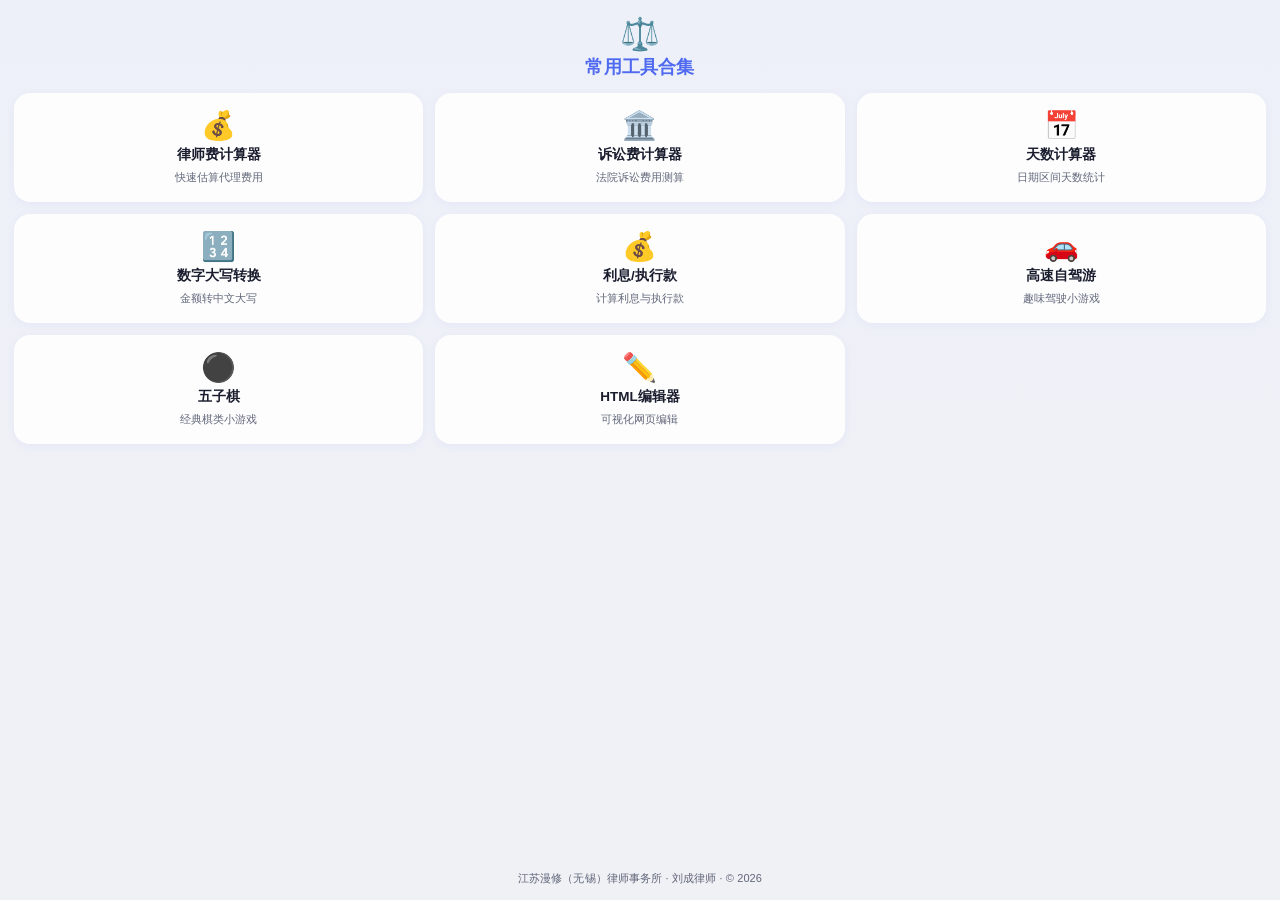
<file: index.html>
<!DOCTYPE html>
<html lang="zh-CN">
<head>
  <meta charset="UTF-8">
  <meta name="viewport" content="width=device-width, initial-scale=1.0, maximum-scale=1.0">
  <title>刘成律师 · 法律工具集</title>
  <style>
    :root {
      --accent: #4F6AF0;
      --accent-light: #6B82F5;
      --accent-bg: rgba(79, 106, 240, 0.06);
      --text-primary: #1A1D2E;
      --text-secondary: rgba(60, 68, 90, 0.8);
      --card-bg: rgba(255, 255, 255, 0.88);
      --shadow: 0 2px 8px rgba(79, 106, 240, 0.06);
      --shadow-hover: 0 6px 20px rgba(79, 106, 240, 0.14);
      --radius: 16px;
    }

    *, *::before, *::after {
      box-sizing: border-box;
      margin: 0;
      padding: 0;
    }

    html, body {
      height: 100%;
    }

    body {
      font-family: -apple-system, BlinkMacSystemFont, "PingFang SC", "Hiragino Sans GB",
                   "Microsoft YaHei", "Helvetica Neue", Arial, sans-serif;
      background: linear-gradient(180deg, #EDF0F8 0%, #F0F1F5 100%);
      background-attachment: fixed;
      color: var(--text-primary);
      min-height: 100vh;
      display: flex;
      flex-direction: column;
    }

    /* ── Header ── */
    header {
      padding: 18px 20px 14px;
      text-align: center;
    }

    .header-icon {
      font-size: 32px;
      line-height: 1;
      margin-bottom: 6px;
      display: block;
    }

    header h1 {
      font-size: 18px;
      font-weight: 700;
      color: var(--accent);
      letter-spacing: 0.01em;
      line-height: 1.3;
    }

    header p {
      font-size: 12px;
      color: var(--text-secondary);
      margin-top: 3px;
      letter-spacing: 0.02em;
    }

    /* ── Grid ── */
    main {
      flex: 1;
      padding: 0 14px 14px;
    }

    .grid {
      display: grid;
      grid-template-columns: 1fr 1fr;
      gap: 12px;
    }

    @media (min-width: 480px) {
      .grid {
        grid-template-columns: 1fr 1fr 1fr;
      }
    }

    /* ── Card ── */
    .card {
      display: flex;
      flex-direction: column;
      align-items: center;
      justify-content: center;
      gap: 6px;
      background: var(--card-bg);
      border-radius: var(--radius);
      box-shadow: var(--shadow);
      padding: 18px 10px 16px;
      text-decoration: none;
      color: inherit;
      transition: transform 0.18s ease, box-shadow 0.18s ease, background 0.18s ease;
      -webkit-tap-highlight-color: transparent;
      cursor: pointer;
      border: 1.5px solid transparent;
    }

    .card:hover {
      transform: translateY(-3px);
      box-shadow: var(--shadow-hover);
      border-color: rgba(79, 106, 240, 0.15);
    }

    .card:active {
      transform: translateY(0) scale(0.97);
      box-shadow: var(--shadow);
      background: var(--accent-bg);
    }

    .card-icon {
      font-size: 28px;
      line-height: 1;
    }

    .card-name {
      font-size: 13.5px;
      font-weight: 600;
      color: var(--text-primary);
      text-align: center;
      line-height: 1.3;
    }

    .card-desc {
      font-size: 11px;
      color: var(--text-secondary);
      text-align: center;
      line-height: 1.4;
    }

    /* ── Footer ── */
    footer {
      text-align: center;
      padding: 10px 20px 14px;
      font-size: 11px;
      color: var(--text-secondary);
      letter-spacing: 0.01em;
    }
  </style>
</head>
<body>

  <header>
    <span class="header-icon">⚖️</span>
    <h1>常用工具合集</h1>
  </header>

  <main>
    <div class="grid">

      <a class="card" href="fee.html">
        <span class="card-icon">💰</span>
        <span class="card-name">律师费计算器</span>
        <span class="card-desc">快速估算代理费用</span>
      </a>

      <a class="card" href="legalfee.html">
        <span class="card-icon">🏛️</span>
        <span class="card-name">诉讼费计算器</span>
        <span class="card-desc">法院诉讼费用测算</span>
      </a>

      <a class="card" href="daycal.html">
        <span class="card-icon">📅</span>
        <span class="card-name">天数计算器</span>
        <span class="card-desc">日期区间天数统计</span>
      </a>

      <a class="card" href="number.html">
        <span class="card-icon">🔢</span>
        <span class="card-name">数字大写转换</span>
        <span class="card-desc">金额转中文大写</span>
      </a>

      <a class="card" href="interest.html">
        <span class="card-icon">💰</span>
        <span class="card-name">利息/执行款</span>
        <span class="card-desc">计算利息与执行款</span>
      </a>

      <a class="card" href="highway-drive-game-vertical/index.html">
        <span class="card-icon">🚗</span>
        <span class="card-name">高速自驾游</span>
        <span class="card-desc">趣味驾驶小游戏</span>
      </a>

      <a class="card" href="gomoku.html">
        <span class="card-icon">⚫</span>
        <span class="card-name">五子棋</span>
        <span class="card-desc">经典棋类小游戏</span>
      </a>

      <a class="card" href="html-editor/index.html">
        <span class="card-icon">✏️</span>
        <span class="card-name">HTML编辑器</span>
        <span class="card-desc">可视化网页编辑</span>
      </a>

    </div>
  </main>

  <footer>
    江苏漫修（无锡）律师事务所 · 刘成律师 · © 2026
  </footer>

</body>
</html>
</file>
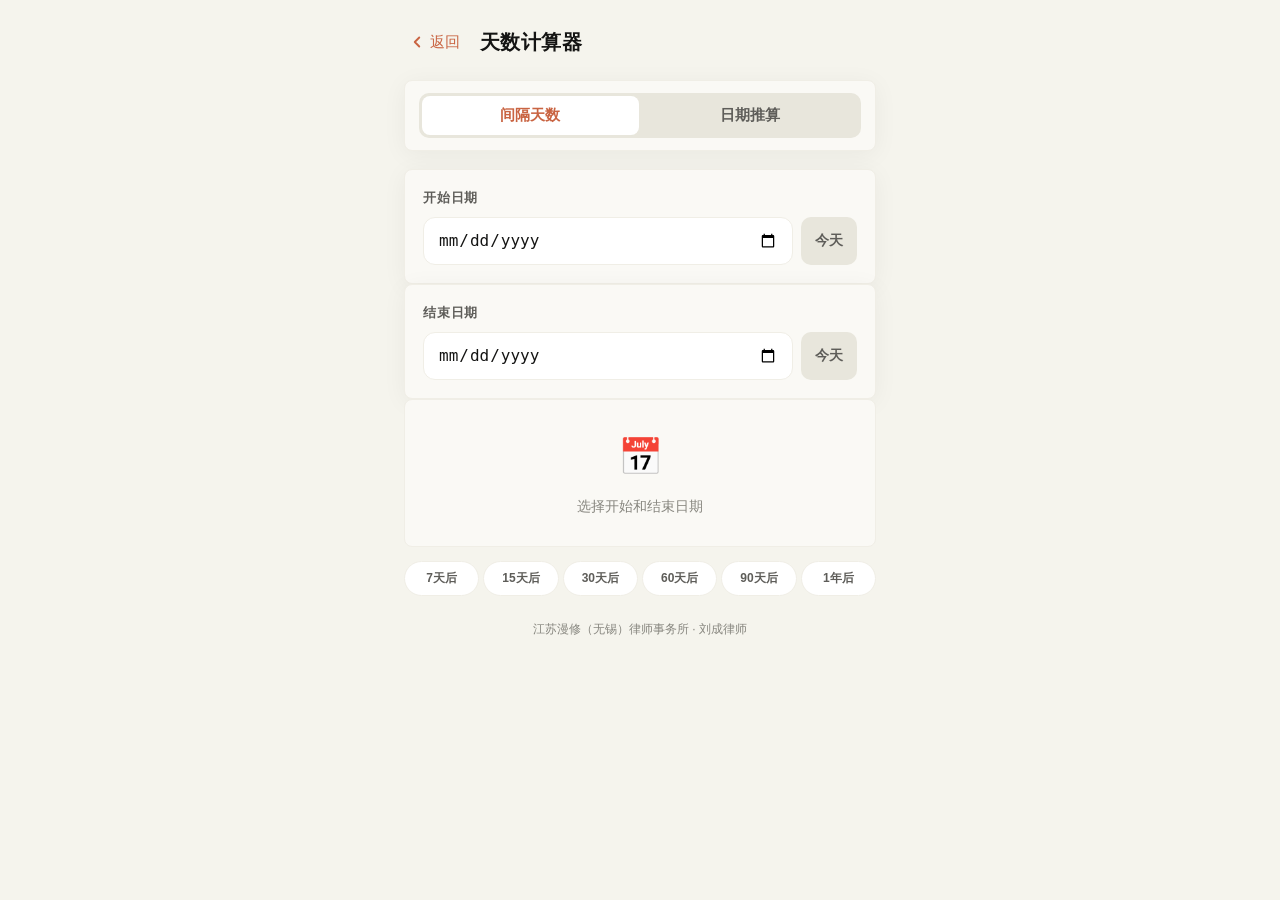
<file: daycal.html>
<!DOCTYPE html>
<html lang="zh-CN">
<head>
    <meta charset="UTF-8">
    <meta name="viewport" content="width=device-width, initial-scale=1.0, maximum-scale=1.0, user-scalable=no">
    <title>天数计算器 - 法律工具集</title>
    <style>
        :root {
            /* Claude Design System - Warm Palette */
            --bg-parchment: #f5f4ed;
            --bg-ivory: #faf9f5;
            --bg-white: #ffffff;
            --bg-sand: #e8e6dc;
            --text-near-black: #141413;
            --text-olive-gray: #5e5d59;
            --text-stone-gray: #87867f;
            --text-dark-warm: #3d3d3a;
            --border-cream: #f0eee6;
            --border-warm: #e8e6dc;
            --brand-terracotta: #c96442;
            --brand-coral: #d97757;
            --accent-focus: #3898ec;
            --shadow-whisper: rgba(0,0,0,0.05) 0px 4px 24px;
            --shadow-ring: 0px 0px 0px 1px;
            --radius-sm: 8px;
            --radius-md: 10px;
            --radius-lg: 12px;
        }

        * {
            margin: 0;
            padding: 0;
            box-sizing: border-box;
            -webkit-tap-highlight-color: transparent;
        }

        html, body {
            min-height: 100%;
            font-family: -apple-system, BlinkMacSystemFont, "SF Pro Display", "PingFang SC", "Hiragino Sans GB", "Microsoft YaHei", Arial, sans-serif;
            background: var(--bg-parchment);
            color: var(--text-near-black);
            font-size: 16px;
            line-height: 1.60;
        }

        body { min-height: 100vh; padding-bottom: 40px; }

        /* Header */
        .header {
            padding: 18px 20px 0;
            display: flex;
            align-items: center;
            gap: 10px;
        }

        .back-link {
            display: inline-flex;
            align-items: center;
            gap: 4px;
            color: var(--brand-terracotta);
            text-decoration: none;
            font-size: 15px;
            font-weight: 500;
            padding: 6px 10px 6px 4px;
            border-radius: var(--radius-sm);
            transition: background .15s;
        }
        .back-link:active { background: rgba(201,100,66,.08); }
        .back-link svg { flex-shrink: 0; }

        .page-title {
            font-size: 20px;
            font-weight: 700;
            color: var(--text-near-black);
            letter-spacing: .02em;
        }

        .main {
            padding: 18px 16px 0;
            max-width: 520px;
            margin: 0 auto;
            display: flex;
            flex-direction: column;
            gap: 18px;
        }

        /* Card */
        .card {
            background: var(--bg-ivory);
            border: 1px solid var(--border-cream);
            border-radius: var(--radius-sm);
            padding: 18px 18px;
            box-shadow: var(--shadow-whisper);
        }

        /* Segment Switch */
        .segment-wrap {
            display: flex;
            background: var(--bg-sand);
            border-radius: var(--radius-md);
            padding: 3px;
            gap: 3px;
        }

        .seg-btn {
            flex: 1;
            padding: 10px 0;
            border: none;
            background: transparent;
            border-radius: var(--radius-sm);
            font-size: 15px;
            font-weight: 600;
            color: var(--text-olive-gray);
            cursor: pointer;
            transition: background .18s, color .18s, box-shadow .18s;
        }

        .seg-btn.active {
            background: var(--bg-white);
            color: var(--brand-terracotta);
            box-shadow: var(--shadow-ring) var(--border-warm);
        }

        /* Section Label */
        .section-label {
            font-size: 13px;
            font-weight: 600;
            color: var(--text-olive-gray);
            text-transform: uppercase;
            letter-spacing: .06em;
            margin-bottom: 8px;
        }

        /* Field Row */
        .field-row {
            display: flex;
            align-items: center;
            gap: 8px;
            margin-bottom: 8px;
        }

        .field-row:last-child { margin-bottom: 0; }

        .field-row:has(.days-input) {
            flex-wrap: nowrap;
        }

        .field-label {
            font-size: 13px;
            color: var(--text-stone-gray);
            white-space: nowrap;
            min-width: 56px;
        }

        .field-input {
            flex: 1;
            min-width: 0;
        }

        /* Date Input */
        .date-input {
            width: 100%;
            height: 48px;
            border: 1px solid var(--border-cream);
            border-radius: var(--radius-lg);
            padding: 0 14px;
            font-size: 16px;
            color: var(--text-near-black);
            background: var(--bg-white);
            outline: none;
            -webkit-appearance: none;
            appearance: none;
            transition: border-color .2s, box-shadow .2s;
        }

        .date-input:focus {
            border-color: var(--accent-focus);
            box-shadow: 0 0 0 3px rgba(56, 152, 236, 0.12);
        }

        /* Today Button */
        .btn {
            height: 48px;
            border: none;
            border-radius: var(--radius-md);
            font-size: 14px;
            font-weight: 600;
            cursor: pointer;
            transition: all .2s;
            display: inline-flex;
            align-items: center;
            justify-content: center;
            gap: 6px;
            white-space: nowrap;
        }

        .btn-today {
            background: var(--bg-sand);
            color: var(--text-olive-gray);
            padding: 0 14px;
        }
        .btn-today:active { background: var(--border-warm); }

        /* Direction Buttons */
        .dir-group {
            display: flex;
            gap: 4px;
        }

        .dir-btn {
            width: 48px;
            height: 48px;
            border: 1px solid var(--border-cream);
            background: var(--bg-white);
            border-radius: var(--radius-md);
            font-size: 20px;
            font-weight: 600;
            color: var(--text-stone-gray);
            cursor: pointer;
            transition: all .2s;
            display: flex;
            align-items: center;
            justify-content: center;
        }

        .dir-btn.active {
            border-color: var(--brand-terracotta);
            background: rgba(201, 100, 66, 0.08);
            color: var(--brand-terracotta);
        }
        .dir-btn:active { transform: scale(0.95); }

        /* Days Input */
        .days-input {
            flex: 1;
            min-width: 0;
            width: 0;
            height: 48px;
            border: 1px solid var(--border-cream);
            border-radius: var(--radius-lg);
            padding: 0 14px;
            font-size: 20px;
            font-weight: 700;
            color: var(--text-near-black);
            background: var(--bg-white);
            outline: none;
            text-align: center;
            -webkit-appearance: none;
            appearance: none;
        }

        .days-input:focus {
            border-color: var(--accent-focus);
            box-shadow: 0 0 0 3px rgba(56, 152, 236, 0.12);
        }

        .days-unit {
            font-size: 14px;
            color: var(--text-stone-gray);
            font-weight: 600;
        }

        /* Quick Buttons */
        .quick-actions {
            display: flex;
            gap: 4px;
            margin-top: 14px;
            justify-content: space-between;
        }

        .quick-btn {
            flex: 1;
            padding: 8px 4px;
            text-align: center;
            border: 1px solid var(--border-cream);
            background: var(--bg-white);
            border-radius: 20px;
            font-size: 12px;
            font-weight: 600;
            color: var(--text-olive-gray);
            cursor: pointer;
            transition: all .2s;
        }
        .quick-btn:active {
            background: var(--bg-sand);
            color: var(--brand-terracotta);
        }

        /* Divider */
        .divider {
            height: 1px;
            background: var(--border-cream);
            margin: 16px 0;
        }

        /* Result Card */
        .result-card {
            background: linear-gradient(135deg, #c96442 0%, #d97757 100%);
            border-radius: var(--radius-md);
            box-shadow: rgba(201, 100, 66, 0.25) 0px 4px 24px;
            padding: 20px;
            color: #fff;
            display: none;
        }

        .result-card.visible { display: block; }

        .result-title {
            font-size: 12px;
            font-weight: 600;
            opacity: .8;
            letter-spacing: .05em;
            text-transform: uppercase;
            margin-bottom: 4px;
        }

        .result-main {
            font-size: 42px;
            font-weight: 800;
            letter-spacing: -1px;
            line-height: 1.1;
            margin-bottom: 2px;
        }

        .result-sub {
            font-size: 13px;
            opacity: .8;
            margin-bottom: 14px;
        }

        .result-breakdown {
            background: rgba(255,255,255,.15);
            border-radius: var(--radius-sm);
            padding: 12px 14px;
            display: flex;
            flex-direction: column;
            gap: 6px;
        }

        .result-row {
            display: flex;
            justify-content: space-between;
            align-items: center;
            font-size: 14px;
        }

        .result-row .label { opacity: .9; }
        .result-row .value { font-weight: 700; }

        /* Placeholder */
        .placeholder-card {
            background: var(--bg-ivory);
            border: 1px solid var(--border-cream);
            border-radius: var(--radius-sm);
            padding: 28px 20px;
            text-align: center;
            color: var(--text-stone-gray);
            font-size: 14px;
        }

        .placeholder-icon {
            font-size: 36px;
            margin-bottom: 10px;
            display: block;
        }

        /* Mode Content */
        .mode-content { display: none; }
        .mode-content.active { display: block; }

        /* Footer */
        .footer {
            text-align: center;
            color: var(--text-stone-gray);
            font-size: 12px;
            padding: 24px 20px 0;
            max-width: 520px;
            margin: 0 auto;
            line-height: 1.6;
        }

        /* Toast */
        .toast {
            position: fixed;
            bottom: 24px;
            left: 50%;
            transform: translateX(-50%) translateY(60px);
            background: rgba(201, 100, 66, 0.92);
            color: #fff;
            padding: 10px 20px;
            border-radius: var(--radius-md);
            font-size: 13px;
            font-weight: 600;
            opacity: 0;
            transition: all .35s cubic-bezier(.16,1,.3,1);
            z-index: 100;
            backdrop-filter: blur(10px);
        }
        .toast.show { transform: translateX(-50%) translateY(0); opacity: 1; }

        /* Responsive */
        @media (min-width: 520px) {
            .header { padding: 24px 24px 0; max-width: 520px; margin: 0 auto; }
            .main { padding: 20px 24px 0; }
        }

        @media (max-width: 380px) {
            .field-label { min-width: 48px; font-size: 12px; }
            .result-main { font-size: 36px; }
            .dir-btn { width: 40px; height: 40px; }
            .days-input { font-size: 18px; }
        }
    </style>
</head>
<body>
    <div class="header">
        <a href="index.html" class="back-link" aria-label="返回">
            <svg width="18" height="18" viewBox="0 0 24 24" fill="none" stroke="currentColor" stroke-width="2.5" stroke-linecap="round" stroke-linejoin="round">
                <polyline points="15 18 9 12 15 6"/>
            </svg>
            返回
        </a>
        <h1 class="page-title">天数计算器</h1>
    </div>

    <div class="main">
        <!-- 模式切换 -->
        <div class="card" style="padding: 12px 14px;">
            <div class="segment-wrap">
                <button class="seg-btn active" id="seg-interval" onclick="switchMode('interval', this)">间隔天数</button>
                <button class="seg-btn" id="seg-calc" onclick="switchMode('calc', this)">日期推算</button>
            </div>
        </div>

        <!-- 间隔天数模式 -->
        <div class="mode-content active" id="intervalContent">
            <div class="card">
                <div class="section-label">开始日期</div>
                <div class="field-row">
                    <div class="field-input">
                        <input type="date" class="date-input" id="sDate" onchange="calcInterval()">
                    </div>
                    <button class="btn btn-today" onclick="fillToday('sDate'); calcInterval()">今天</button>
                </div>
            </div>

            <div class="card">
                <div class="section-label">结束日期</div>
                <div class="field-row">
                    <div class="field-input">
                        <input type="date" class="date-input" id="eDate" onchange="calcInterval()">
                    </div>
                    <button class="btn btn-today" onclick="fillToday('eDate'); calcInterval()">今天</button>
                </div>
            </div>

            <div class="placeholder-card" id="intervalPlaceholder">
                <span class="placeholder-icon">📅</span>
                <div>选择开始和结束日期</div>
            </div>

            <div class="result-card" id="intervalResult">
                <div class="result-title">间隔天数</div>
                <div class="result-main" id="intervalValue">—</div>
                <div class="result-sub" id="intervalSub"></div>
                <div class="result-breakdown" id="intervalBreakdown"></div>
            </div>

            <div class="quick-actions">
                <button class="quick-btn" onclick="quickInterval(7)">7天后</button>
                <button class="quick-btn" onclick="quickInterval(15)">15天后</button>
                <button class="quick-btn" onclick="quickInterval(30)">30天后</button>
                <button class="quick-btn" onclick="quickInterval(60)">60天后</button>
                <button class="quick-btn" onclick="quickInterval(90)">90天后</button>
                <button class="quick-btn" onclick="quickInterval(365)">1年后</button>
            </div>
        </div>

        <!-- 日期推算模式 -->
        <div class="mode-content" id="calcContent">
            <div class="card">
                <div class="section-label">起始日期</div>
                <div class="field-row">
                    <div class="field-input">
                        <input type="date" class="date-input" id="cDate" onchange="calcDate()">
                    </div>
                    <button class="btn btn-today" onclick="fillToday('cDate'); calcDate()">今天</button>
                </div>
            </div>

            <div class="card">
                <div class="section-label">加减天数</div>
                <div class="field-row">
                    <div class="dir-group">
                        <button class="dir-btn active" id="dirPlus" onclick="setDir(1)">+</button>
                        <button class="dir-btn" id="dirMinus" onclick="setDir(-1)">−</button>
                    </div>
                    <input type="number" class="days-input" id="calcDays" placeholder="0" min="0" oninput="calcDate()">
                    <span class="days-unit">天</span>
                </div>
            </div>

            <div class="placeholder-card" id="calcPlaceholder">
                <span class="placeholder-icon">📆</span>
                <div>输入日期和天数</div>
            </div>

            <div class="result-card" id="calcResult">
                <div class="result-title">推算结果</div>
                <div class="result-main" id="calcValue">—</div>
                <div class="result-sub" id="calcSub"></div>
            </div>

            <div class="quick-actions">
                <button class="quick-btn" onclick="quickDays(3)">3天</button>
                <button class="quick-btn" onclick="quickDays(7)">7天</button>
                <button class="quick-btn" onclick="quickDays(15)">15天</button>
                <button class="quick-btn" onclick="quickDays(30)">30天</button>
                <button class="quick-btn" onclick="quickDays(90)">90天</button>
                <button class="quick-btn" onclick="quickDays(180)">180天</button>
                <button class="quick-btn" onclick="quickDays(365)">365天</button>
            </div>
        </div>
    </div>

    <div class="footer">
        江苏漫修（无锡）律师事务所 · 刘成律师
    </div>

    <div class="toast" id="toast"></div>

    <script>
        let direction = 1;

        // 填充今天
        function fillToday(inputId) {
            const t = new Date();
            const y = t.getFullYear();
            const m = String(t.getMonth() + 1).padStart(2, '0');
            const d = String(t.getDate()).padStart(2, '0');
            document.getElementById(inputId).value = `${y}-${m}-${d}`;
            showToast('已填入今天日期');
        }

        // 格式化日期
        function formatDateDisplay(dateStr) {
            if (!dateStr) return '';
            const [y, m, d] = dateStr.split('-');
            return `${y}年${m}月${d}日`;
        }

        // 计算星期
        function getWeekday(dateStr) {
            if (!dateStr) return '';
            const [y, m, d] = dateStr.split('-').map(Number);
            const weekdays = ['周日', '周一', '周二', '周三', '周四', '周五', '周六'];
            return weekdays[new Date(y, m - 1, d).getDay()];
        }

        // 模式切换
        function switchMode(mode, btn) {
            document.getElementById('seg-interval').classList.toggle('active', mode === 'interval');
            document.getElementById('seg-calc').classList.toggle('active', mode === 'calc');
            document.getElementById('intervalContent').classList.toggle('active', mode === 'interval');
            document.getElementById('calcContent').classList.toggle('active', mode === 'calc');
        }

        // === 间隔计算 ===
        function calcInterval() {
            const start = document.getElementById('sDate').value;
            const end = document.getElementById('eDate').value;
            const phEl = document.getElementById('intervalPlaceholder');
            const resultEl = document.getElementById('intervalResult');
            const valueEl = document.getElementById('intervalValue');
            const subEl = document.getElementById('intervalSub');
            const breakdownEl = document.getElementById('intervalBreakdown');

            if (!start || !end) {
                phEl.style.display = '';
                resultEl.classList.remove('visible');
                return;
            }

            const startDate = new Date(start);
            const endDate = new Date(end);
            const diffMs = endDate - startDate;
            const days = Math.round(Math.abs(diffMs) / (1000 * 60 * 60 * 24));
            const neg = diffMs < 0;

            phEl.style.display = 'none';
            resultEl.classList.add('visible');

            const arrow = neg ? ' ← ' : ' → ';
            const note = neg ? '（结束早于开始）' : '';

            valueEl.textContent = days + ' 天';
            subEl.textContent = formatDateDisplay(start) + arrow + formatDateDisplay(end) + note;

            // 统计详情
            const w = Math.floor(days / 7);
            const wd = days % 7;
            const weeksStr = w + (wd > 0 ? '+' + wd + '天' : '');
            const mDiff = Math.abs((endDate.getFullYear() - startDate.getFullYear()) * 12 + endDate.getMonth() - startDate.getMonth());
            const yearsStr = (days / 365.25).toFixed(1);

            breakdownEl.innerHTML = `
                <div class="result-row"><span class="label">天</span><span class="value">${days}</span></div>
                <div class="result-row"><span class="label">周</span><span class="value">${weeksStr}</span></div>
                <div class="result-row"><span class="label">月</span><span class="value">${mDiff}</span></div>
                <div class="result-row"><span class="label">年</span><span class="value">${yearsStr}</span></div>
            `;
        }

        // 快捷间隔
        function quickInterval(n) {
            const t = new Date();
            const y = t.getFullYear();
            const m = String(t.getMonth() + 1).padStart(2, '0');
            const d = String(t.getDate()).padStart(2, '0');
            document.getElementById('sDate').value = `${y}-${m}-${d}`;

            const future = new Date(t);
            future.setDate(future.getDate() + n);
            const fy = future.getFullYear();
            const fm = String(future.getMonth() + 1).padStart(2, '0');
            const fd = String(future.getDate()).padStart(2, '0');
            document.getElementById('eDate').value = `${fy}-${fm}-${fd}`;

            calcInterval();
            showToast(`今天 → ${n}天后`);
        }

        // === 方向 ===
        function setDir(d) {
            direction = d;
            document.getElementById('dirPlus').classList.toggle('active', d === 1);
            document.getElementById('dirMinus').classList.toggle('active', d === -1);
            calcDate();
        }

        // === 日期推算 ===
        function calcDate() {
            const startStr = document.getElementById('cDate').value;
            const days = parseInt(document.getElementById('calcDays').value) || 0;
            const phEl = document.getElementById('calcPlaceholder');
            const resultEl = document.getElementById('calcResult');
            const valueEl = document.getElementById('calcValue');
            const subEl = document.getElementById('calcSub');

            if (!startStr) {
                phEl.style.display = '';
                resultEl.classList.remove('visible');
                return;
            }

            phEl.style.display = 'none';
            resultEl.classList.add('visible');

            if (days === 0) {
                valueEl.textContent = formatDateDisplay(startStr);
                subEl.textContent = getWeekday(startStr);
                return;
            }

            const [y, m, d] = startStr.split('-').map(Number);
            const result = new Date(y, m - 1, d);
            result.setDate(result.getDate() + days * direction);

            const ry = result.getFullYear();
            const rm = String(result.getMonth() + 1).padStart(2, '0');
            const rd = String(result.getDate()).padStart(2, '0');
            const resultStr = `${ry}-${rm}-${rd}`;

            valueEl.textContent = formatDateDisplay(resultStr);
            subEl.textContent = getWeekday(resultStr);
        }

        // 快捷天数
        function quickDays(n) {
            if (!document.getElementById('cDate').value) {
                fillToday('cDate');
            }
            document.getElementById('calcDays').value = n;
            calcDate();
        }

        // Toast
        function showToast(msg) {
            const el = document.getElementById('toast');
            el.textContent = msg;
            el.classList.add('show');
            setTimeout(() => el.classList.remove('show'), 1500);
        }
    </script>
</body>
</html>
</file>
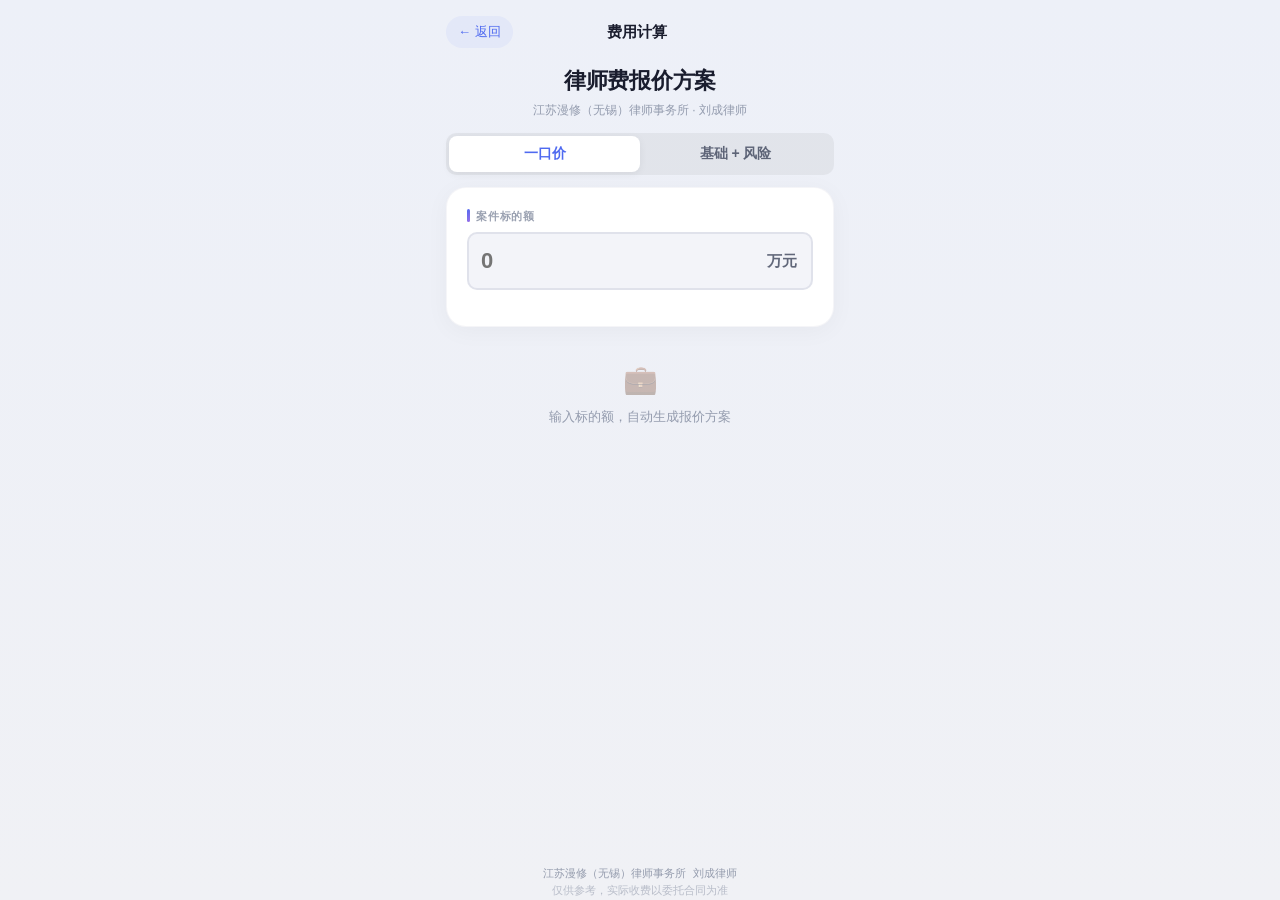
<file: fee.html>
<!DOCTYPE html>
<html lang="zh-CN">
<head>
    <meta charset="UTF-8">
    <meta name="viewport" content="width=device-width, initial-scale=1.0, maximum-scale=1.0, user-scalable=no">
    <title>律师费计算器 - 法律工具集</title>
    <style>
        :root {
            --bg-primary: #F0F1F5;
            --text-primary: #1A1D2E;
            --text-secondary: rgba(60, 68, 90, 0.8);
            --text-tertiary: rgba(100, 110, 135, 0.65);
            --accent: #4F6AF0;
            --accent-hover: #3D56D4;
            --accent-light: rgba(79, 106, 240, 0.08);
            --accent-gradient: linear-gradient(135deg, #4F6AF0 0%, #9B6FE8 100%);
            --border: rgba(80, 90, 130, 0.12);
            --focus-ring: rgba(79, 106, 240, 0.15);
            --radius-lg: 20px;
            --radius-md: 14px;
            --radius-sm: 10px;
            --shadow: 0 4px 24px rgba(0, 0, 0, 0.04);
            --shadow-hover: 0 8px 32px rgba(0, 0, 0, 0.08);
        }

        * {
            margin: 0;
            padding: 0;
            box-sizing: border-box;
            -webkit-tap-highlight-color: transparent;
        }

        body {
            font-family: -apple-system, BlinkMacSystemFont, 'SF Pro Display', 'Segoe UI', Roboto, 'Helvetica Neue', Arial, sans-serif;
            background: linear-gradient(180deg, #EDF0F8 0%, #F0F1F5 100%);
            min-height: 100vh;
            min-height: 100dvh;
            color: var(--text-primary);
            line-height: 1.5;
            overflow-x: hidden;
        }

        .page {
            max-width: 420px;
            margin: 0 auto;
            padding: 16px 16px env(safe-area-inset-bottom, 20px);
            display: flex;
            flex-direction: column;
            gap: 12px;
            min-height: 100vh;
            min-height: 100dvh;
        }

        /* Nav */
        .nav {
            display: flex;
            align-items: center;
            justify-content: space-between;
        }

        .back-link {
            font-size: 13px;
            color: var(--accent);
            text-decoration: none;
            padding: 6px 12px;
            background: rgba(79, 106, 240, 0.06);
            border-radius: 20px;
            transition: all 0.2s;
            font-weight: 500;
        }

        .back-link:active {
            background: rgba(79, 106, 240, 0.15);
            transform: scale(0.96);
        }

        .nav-title {
            font-size: 15px;
            font-weight: 700;
            color: var(--text-primary);
        }

        .nav-spacer { width: 72px; }

        /* Header */
        .header {
            text-align: center;
            padding: 4px 0 2px;
        }

        .header h1 {
            font-size: 22px;
            font-weight: 800;
            color: var(--text-primary);
            letter-spacing: -0.3px;
        }

        .header p {
            font-size: 12px;
            color: var(--text-tertiary);
            margin-top: 4px;
            font-weight: 500;
        }

        /* Segment control */
        .segment {
            display: flex;
            background: rgba(0, 0, 0, 0.05);
            border-radius: var(--radius-sm);
            padding: 3px;
        }

        .seg-btn {
            flex: 1;
            padding: 9px 8px;
            border: none;
            background: transparent;
            border-radius: 8px;
            font-size: 14px;
            font-weight: 600;
            color: var(--text-secondary);
            cursor: pointer;
            transition: all 0.22s cubic-bezier(0.4, 0, 0.2, 1);
            text-align: center;
        }

        .seg-btn.active {
            background: white;
            color: var(--accent);
            box-shadow: 0 2px 8px rgba(0, 0, 0, 0.06);
        }

        .seg-btn:active { transform: scale(0.97); }

        /* Main card */
        .card {
            background: white;
            border-radius: var(--radius-lg);
            padding: 20px;
            box-shadow: var(--shadow);
            border: 1px solid rgba(80, 90, 130, 0.06);
        }

        /* Field */
        .field {
            margin-bottom: 16px;
        }

        .field:last-child { margin-bottom: 0; }

        .field-label {
            font-size: 11px;
            font-weight: 700;
            color: var(--text-tertiary);
            text-transform: uppercase;
            letter-spacing: 0.8px;
            margin-bottom: 8px;
            display: flex;
            align-items: center;
            gap: 6px;
        }

        .field-label::before {
            content: '';
            width: 3px;
            height: 13px;
            background: var(--accent-gradient);
            border-radius: 2px;
            flex-shrink: 0;
        }

        /* Amount input */
        .amount-row {
            display: flex;
            align-items: stretch;
            border: 2px solid rgba(80, 90, 130, 0.12);
            border-radius: var(--radius-sm);
            overflow: hidden;
            transition: border-color 0.2s, box-shadow 0.2s;
            background: rgba(240, 242, 248, 0.8);
        }

        .amount-row:focus-within {
            border-color: var(--accent);
            background: white;
            box-shadow: 0 0 0 3px var(--focus-ring);
        }

        .amount-input {
            flex: 1;
            padding: 14px 12px;
            font-size: 22px;
            font-weight: 700;
            border: none;
            outline: none;
            background: transparent;
            color: var(--text-primary);
            min-width: 0;
            -moz-appearance: textfield;
        }

        .amount-input::-webkit-outer-spin-button,
        .amount-input::-webkit-inner-spin-button { -webkit-appearance: none; }

        .amount-suffix {
            padding: 14px 14px 14px 4px;
            font-size: 15px;
            font-weight: 600;
            color: var(--text-secondary);
            align-self: center;
            white-space: nowrap;
        }

        /* Difficulty selector */
        .difficulty-group {
            display: flex;
            gap: 8px;
        }

        .diff-btn {
            flex: 1;
            padding: 10px 4px;
            border: 2px solid rgba(80, 90, 130, 0.12);
            background: rgba(240, 242, 248, 0.8);
            border-radius: var(--radius-sm);
            font-size: 13px;
            font-weight: 600;
            color: var(--text-secondary);
            cursor: pointer;
            transition: all 0.18s;
            text-align: center;
        }

        .diff-btn.active {
            border-color: var(--accent);
            background: var(--accent-light);
            color: var(--accent);
        }

        .diff-btn:active { transform: scale(0.96); }

        /* Result card */
        .result-card {
            background: var(--accent-gradient);
            border-radius: var(--radius-lg);
            padding: 20px;
            box-shadow: 0 6px 24px rgba(79, 106, 240, 0.18);
            display: none;
        }

        .result-card.visible { display: block; }

        .result-label {
            font-size: 11px;
            font-weight: 700;
            color: rgba(255,255,255,0.65);
            letter-spacing: 1px;
            text-transform: uppercase;
            margin-bottom: 6px;
        }

        .result-main {
            font-size: 30px;
            font-weight: 800;
            color: white;
            letter-spacing: -0.5px;
            margin-bottom: 2px;
        }

        .result-sub {
            font-size: 12px;
            color: rgba(255,255,255,0.65);
            margin-bottom: 16px;
        }

        /* Grid for risk mode */
        .result-grid {
            display: grid;
            grid-template-columns: 1fr 1fr;
            gap: 10px;
            margin-bottom: 14px;
        }

        .result-grid-item {
            background: rgba(255,255,255,0.12);
            border-radius: var(--radius-sm);
            padding: 12px 10px;
        }

        .grid-item-label {
            font-size: 10px;
            color: rgba(255,255,255,0.6);
            font-weight: 600;
            letter-spacing: 0.5px;
            margin-bottom: 4px;
        }

        .grid-item-value {
            font-size: 16px;
            font-weight: 800;
            color: white;
        }

        /* Detail list */
        .detail-list {
            border-top: 1px solid rgba(255,255,255,0.15);
            padding-top: 12px;
            display: flex;
            flex-direction: column;
            gap: 8px;
        }

        .detail-row {
            display: flex;
            justify-content: space-between;
            align-items: center;
        }

        .detail-key {
            font-size: 12px;
            color: rgba(255,255,255,0.65);
            font-weight: 500;
        }

        .detail-val {
            font-size: 13px;
            color: white;
            font-weight: 700;
        }

        /* Range row for fixed mode */
        .range-row {
            display: flex;
            gap: 10px;
            margin-bottom: 14px;
        }

        .range-item {
            flex: 1;
            background: rgba(255,255,255,0.12);
            border-radius: var(--radius-sm);
            padding: 10px;
            text-align: center;
        }

        .range-item-label {
            font-size: 10px;
            color: rgba(255,255,255,0.6);
            font-weight: 600;
            margin-bottom: 4px;
        }

        .range-item-value {
            font-size: 14px;
            font-weight: 800;
            color: white;
        }

        /* Empty state */
        .empty-hint {
            text-align: center;
            padding: 20px 0 4px;
            font-size: 13px;
            color: var(--text-tertiary);
            display: flex;
            flex-direction: column;
            align-items: center;
            gap: 6px;
        }

        .empty-hint .hint-icon {
            font-size: 28px;
            opacity: 0.5;
        }

        /* Footer */
        .footer {
            margin-top: auto;
            padding-top: 8px;
            text-align: center;
            font-size: 11px;
            color: var(--text-tertiary);
            line-height: 1.6;
        }
    </style>
</head>
<body>
<div class="page">

    <!-- Nav -->
    <nav class="nav">
        <a href="index.html" class="back-link">← 返回</a>
        <span class="nav-title">费用计算</span>
        <span class="nav-spacer"></span>
    </nav>

    <!-- Header -->
    <div class="header">
        <h1>律师费报价方案</h1>
        <p>江苏漫修（无锡）律师事务所 · 刘成律师</p>
    </div>

    <!-- Mode switch -->
    <div class="segment" role="tablist">
        <button class="seg-btn active" id="tab-fixed" role="tab" aria-selected="true" onclick="switchMode('fixed')">一口价</button>
        <button class="seg-btn" id="tab-risk" role="tab" aria-selected="false" onclick="switchMode('risk')">基础 + 风险</button>
    </div>

    <!-- Input card -->
    <div class="card">
        <div class="field">
            <div class="field-label">案件标的额</div>
            <div class="amount-row">
                <input
                    id="amountInput"
                    class="amount-input"
                    type="number"
                    inputmode="decimal"
                    placeholder="0"
                    min="0"
                    autocomplete="off"
                    oninput="onAmountInput()"
                />
                <span class="amount-suffix">万元</span>
            </div>
        </div>

        <div class="field" id="difficultyField" style="display:none; margin-bottom:0;">
            <div class="field-label">案件难度</div>
            <div class="difficulty-group">
                <button class="diff-btn active" id="diff-simple" onclick="switchDiff('simple')">简单</button>
                <button class="diff-btn" id="diff-normal" onclick="switchDiff('normal')">一般</button>
                <button class="diff-btn" id="diff-hard" onclick="switchDiff('hard')">困难</button>
            </div>
        </div>
    </div>

    <!-- Result card -->
    <div class="result-card" id="resultCard">
        <!-- populated by JS -->
    </div>

    <!-- Empty hint -->
    <div class="empty-hint" id="emptyHint">
        <span class="hint-hint-icon hint-icon">💼</span>
        <span>输入标的额，自动生成报价方案</span>
    </div>

    <!-- Footer -->
    <footer class="footer">
        江苏漫修（无锡）律师事务所&nbsp;&nbsp;刘成律师<br>
        <span style="opacity:0.6;">仅供参考，实际收费以委托合同为准</span>
    </footer>

</div>

<script>
    // ── Business logic ──────────────────────────────────────────────
    function calculateFixed(amount) {
        if (amount <= 0) return 0;
        if (amount <= 1) return 1;
        if (amount <= 20) return Math.max(1, amount * 0.10);
        if (amount <= 50) return 2 + (amount - 20) * 0.05;
        if (amount <= 100) return 3.5 + (amount - 50) * 0.03;
        if (amount <= 250) return 5 + (amount - 100) * 0.04;
        if (amount <= 500) return 11 + (amount - 250) * 0.028;
        if (amount <= 1000) return 18 + (amount - 500) * 0.02;
        return 28 + (amount - 1000) * 0.015;
    }

    function calculateRiskTotal(amount) {
        return calculateFixed(amount) * 1.8;
    }

    function formatMoney(num) {
        const rounded = Math.round(num * 2) / 2;
        if (rounded >= 10000) return (rounded / 10000).toFixed(2) + ' 亿元';
        else if (rounded >= 100) return Math.round(rounded) + ' 万元';
        else if (rounded >= 1) return rounded.toFixed(1) + ' 万元';
        else return rounded.toFixed(2) + ' 万元';
    }

    const DIFFICULTY = {
        simple: { riskRate: 7,  expectRate: 90, ratio: [30, 70], label: '简单案件' },
        normal: { riskRate: 10, expectRate: 60, ratio: [40, 60], label: '一般案件' },
        hard:   { riskRate: 15, expectRate: 20, ratio: [50, 50], label: '困难案件' },
    };

    // ── State ────────────────────────────────────────────────────────
    let mode = 'fixed';      // 'fixed' | 'risk'
    let difficulty = 'simple';
    let debounceTimer = null;

    // ── UI helpers ───────────────────────────────────────────────────
    function switchMode(m) {
        mode = m;
        document.getElementById('tab-fixed').classList.toggle('active', m === 'fixed');
        document.getElementById('tab-risk').classList.toggle('active', m === 'risk');
        document.getElementById('tab-fixed').setAttribute('aria-selected', m === 'fixed');
        document.getElementById('tab-risk').setAttribute('aria-selected', m === 'risk');
        document.getElementById('difficultyField').style.display = m === 'risk' ? 'block' : 'none';
        calculate();
    }

    function switchDiff(d) {
        difficulty = d;
        ['simple', 'normal', 'hard'].forEach(k => {
            document.getElementById('diff-' + k).classList.toggle('active', k === d);
        });
        calculate();
    }

    function onAmountInput() {
        clearTimeout(debounceTimer);
        debounceTimer = setTimeout(calculate, 300);
    }

    // ── Core calculation + render ────────────────────────────────────
    function calculate() {
        const raw = parseFloat(document.getElementById('amountInput').value);
        const resultCard = document.getElementById('resultCard');
        const emptyHint  = document.getElementById('emptyHint');

        if (!raw || isNaN(raw) || raw <= 0) {
            resultCard.classList.remove('visible');
            emptyHint.style.display = 'flex';
            return;
        }

        resultCard.classList.add('visible');
        emptyHint.style.display = 'none';

        if (mode === 'fixed') {
            renderFixed(raw);
        } else {
            renderRisk(raw);
        }
    }

    function renderFixed(amount) {
        const fee   = calculateFixed(amount);
        const low   = fee * 0.8;
        const high  = fee * 1.2;

        document.getElementById('resultCard').innerHTML = `
            <div class="result-label">一口价 · 建议报价</div>
            <div class="result-main">${formatMoney(fee)}</div>
            <div class="result-sub">标的额 ${amount} 万元 · 固定收费模式</div>
            <div class="range-row">
                <div class="range-item">
                    <div class="range-item-label">浮动下限 ×0.8</div>
                    <div class="range-item-value">${formatMoney(low)}</div>
                </div>
                <div class="range-item">
                    <div class="range-item-label">浮动上限 ×1.2</div>
                    <div class="range-item-value">${formatMoney(high)}</div>
                </div>
            </div>
            <div class="detail-list">
                <div class="detail-row">
                    <span class="detail-key">合理区间</span>
                    <span class="detail-val">${formatMoney(low)} ~ ${formatMoney(high)}</span>
                </div>
                <div class="detail-row">
                    <span class="detail-key">计费基准</span>
                    <span class="detail-val">${amount} 万元标的额</span>
                </div>
                <div class="detail-row">
                    <span class="detail-key">收费方式</span>
                    <span class="detail-val">一次性固定收费</span>
                </div>
            </div>
        `;
    }

    function renderRisk(amount) {
        const d = DIFFICULTY[difficulty];
        const totalExpected = calculateRiskTotal(amount);

        const basePercent   = d.ratio[0];                          // base share %
        const baseFee       = totalExpected * (basePercent / 100);

        const expectAmount  = amount * (d.expectRate / 100);
        const actualRiskFee = expectAmount * (d.riskRate / 100);

        const total = baseFee + actualRiskFee;

        document.getElementById('resultCard').innerHTML = `
            <div class="result-label">基础 + 风险 · ${d.label}</div>
            <div class="result-main">${formatMoney(total)}</div>
            <div class="result-sub">标的额 ${amount} 万元 · 混合收费模式</div>
            <div class="result-grid">
                <div class="result-grid-item">
                    <div class="grid-item-label">基础服务费</div>
                    <div class="grid-item-value">${formatMoney(baseFee)}</div>
                </div>
                <div class="result-grid-item">
                    <div class="grid-item-label">风险代理费率</div>
                    <div class="grid-item-value">${d.riskRate}%</div>
                </div>
            </div>
            <div class="detail-list">
                <div class="detail-row">
                    <span class="detail-key">预期回收金额</span>
                    <span class="detail-val">${formatMoney(expectAmount)}</span>
                </div>
                <div class="detail-row">
                    <span class="detail-key">基础服务费（${basePercent}%）</span>
                    <span class="detail-val">${formatMoney(baseFee)}</span>
                </div>
                <div class="detail-row">
                    <span class="detail-key">风险代理费（${d.riskRate}%）</span>
                    <span class="detail-val">${formatMoney(actualRiskFee)}</span>
                </div>
                <div class="detail-row">
                    <span class="detail-key">合计收费</span>
                    <span class="detail-val">${formatMoney(total)}</span>
                </div>
            </div>
        `;
    }
</script>
</body>
</html>
</file>
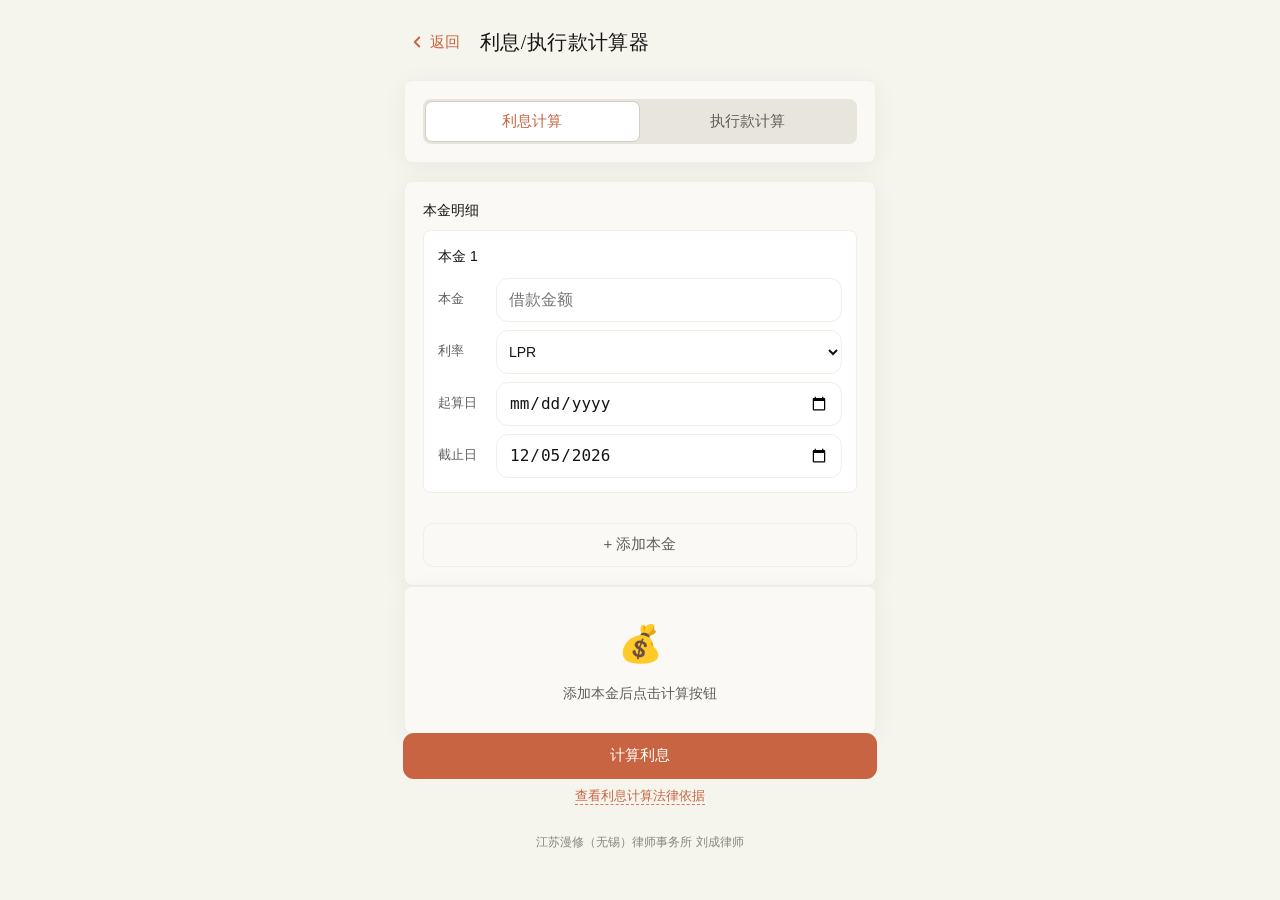
<file: interest.html>
<!DOCTYPE html>
<html lang="zh-CN">
<head>
  <meta charset="UTF-8" />
  <meta name="viewport" content="width=device-width, initial-scale=1.0, maximum-scale=1.0" />
  <title>利息/执行款计算器 - 法律工具集</title>
  <style>
    *, *::before, *::after { box-sizing: border-box; margin: 0; padding: 0; }

    :root {
      /* 色彩 - Claude Design System */
      /* 页面背景 */
      --bg-parchment: #f5f4ed;
      /* 卡片背景 */
      --bg-ivory: #faf9f5;
      --bg-white: #ffffff;
      /* 品牌色 */
      --brand-terracotta: #c96442;
      --brand-coral: #d97757;
      /* 文字 */
      --text-near-black: #141413;
      --text-olive-gray: #5e5d59;
      --text-stone-gray: #87867f;
      --text-dark-warm: #3d3d3a;
      /* 边框 */
      --border-cream: #f0eee6;
      --border-warm: #e8e6dc;
      /* 其他 */
      --ring-warm: #d1cfc5;
      --ring-subtle: #dedc01;
      --focus-blue: #3898ec;
      --error-crimson: #b53333;
      /* 阴影 */
      --shadow-whisper: rgba(0,0,0,0.05) 0px 4px 24px;
    }

    html, body {
      min-height: 100%;
      font-family: -apple-system, BlinkMacSystemFont, "SF Pro Display", "PingFang SC", "Hiragino Sans GB", "Microsoft YaHei", Arial, sans-serif;
      background: var(--bg-parchment);
      color: var(--text-near-black);
      font-size: 16px;
      line-height: 1.60;
      -webkit-tap-highlight-color: transparent;
    }

    body { min-height: 100vh; padding-bottom: 40px; }

    .header {
      padding: 18px 20px 0;
      display: flex;
      align-items: center;
      gap: 10px;
    }

    .back-link {
      display: inline-flex;
      align-items: center;
      gap: 4px;
      color: var(--brand-terracotta);
      text-decoration: none;
      font-size: 15px;
      font-weight: 500;
      padding: 6px 10px 6px 4px;
      border-radius: 8px;
      transition: background .15s;
    }
    .back-link:active { background: rgba(201,100,66,0.1); }
    .back-link svg { flex-shrink: 0; }

    .page-title {
      font-family: -apple-system, "Songti SC", "SimSun", Georgia, serif;
      font-size: 20px;
      font-weight: 500;
      color: var(--text-near-black);
      letter-spacing: .02em;
    }

    .main {
      padding: 18px 16px 0;
      max-width: 520px;
      margin: 0 auto;
      display: flex;
      flex-direction: column;
    }

    .main > * + * {
      margin-top: 18px;
    }

    .card {
      background: var(--bg-ivory);
      border: 1px solid var(--border-cream);
      border-radius: 8px;
      box-shadow: var(--shadow-whisper);
      padding: 18px 18px;
    }

    /* 功能切换 */
    .segment-wrap {
      display: flex;
      background: var(--border-warm);
      border-radius: 8px;
      padding: 3px;
      gap: 3px;
    }

    .seg-btn {
      flex: 1;
      padding: 10px 0;
      border: none;
      background: transparent;
      border-radius: 6px;
      font-size: 15px;
      font-weight: 500;
      color: var(--text-olive-gray);
      cursor: pointer;
      transition: background .18s, color .18s, box-shadow .18s;
    }

    .seg-btn.active {
      background: var(--bg-white);
      color: var(--brand-terracotta);
      box-shadow: 0px 0px 0px 1px var(--ring-warm);
    }

    .section-label {
      font-family: -apple-system, "Songti SC", "SimSun", Georgia, serif;
      font-size: 14px;
      font-weight: 500;
      color: var(--text-near-black);
      margin-bottom: 8px;
    }

    .input-row {
      display: flex;
      align-items: center;
      gap: 10px;
      margin-bottom: 2px;
    }

    .input-wrap {
      flex: 1;
      position: relative;
      display: flex;
      align-items: center;
    }

    .amount-input {
      width: 100%;
      height: 52px;
      border: 1px solid var(--border-cream);
      border-radius: 12px;
      padding: 0 60px 0 16px;
      font-size: 22px;
      font-weight: 500;
      color: var(--text-near-black);
      background: var(--bg-white);
      outline: none;
      transition: border-color .2s, box-shadow .2s;
      -webkit-appearance: none;
      appearance: none;
    }
    .amount-input::-webkit-inner-spin-button,
    .amount-input::-webkit-outer-spin-button {
      -webkit-appearance: none;
    }
    .amount-input {
      -moz-appearance: textfield;
    }

    .amount-input:focus {
      border-color: var(--focus-blue);
      box-shadow: 0px 0px 0px 3px rgba(56,152,236,0.15);
    }

    .amount-input::placeholder { color: var(--text-stone-gray); font-weight: 400; font-size: 16px; }

    .input-unit {
      position: absolute;
      right: 14px;
      font-size: 13px;
      color: var(--text-stone-gray);
      font-weight: 500;
      pointer-events: none;
    }

    /* 按钮 */
    .btn {
      height: 44px;
      border: none;
      border-radius: 10px;
      font-size: 15px;
      font-weight: 500;
      cursor: pointer;
      transition: all .2s;
      display: inline-flex;
      align-items: center;
      justify-content: center;
      gap: 6px;
    }

    .btn-primary {
      background: var(--brand-terracotta);
      color: var(--bg-white);
      box-shadow: 0px 0px 0px 1px var(--brand-terracotta);
    }
    .btn-primary:active { transform: scale(.98); }

    .btn-secondary {
      background: var(--border-warm);
      color: var(--text-near-black);
    }
    .btn-secondary:active { background: var(--border-cream); }

    .btn-outline {
      background: transparent;
      border: 1px solid var(--border-cream);
      color: var(--text-olive-gray);
    }
    .btn-outline:active { background: var(--border-warm); }

    /* 项目卡片 */
    .item-card {
      background: var(--bg-white);
      border: 1px solid var(--border-cream);
      border-radius: 8px;
      padding: 14px;
      margin-bottom: 12px;
    }

    .item-header {
      display: flex;
      justify-content: space-between;
      align-items: center;
      margin-bottom: 10px;
    }

    .item-title {
      font-size: 14px;
      font-weight: 500;
      color: var(--text-near-black);
    }

    .item-delete {
      width: 26px;
      height: 26px;
      border: none;
      background: rgba(181, 51, 51, 0.08);
      color: var(--error-crimson);
      border-radius: 6px;
      cursor: pointer;
      font-size: 14px;
      display: flex;
      align-items: center;
      justify-content: center;
    }
    .item-delete:active { background: rgba(181, 51, 51, 0.15); }

    .inline-inputs {
      display: flex;
      gap: 8px;
    }

    .inline-inputs .input-wrap {
      flex: 1;
    }

    .inline-inputs .amount-input {
      height: 44px;
      font-size: 16px;
      padding: 0 40px 0 12px;
    }

    .inline-inputs .input-unit {
      right: 10px;
      font-size: 12px;
    }

    /* 日期输入 */
    .date-input {
      width: 100%;
      height: 44px;
      border: 1px solid var(--border-cream);
      border-radius: 12px;
      padding: 0 12px;
      font-size: 16px;
      color: var(--text-near-black);
      background: var(--bg-white);
      outline: none;
      -webkit-appearance: none;
      appearance: none;
    }
    .date-input::-webkit-inner-spin-button,
    .date-input::-webkit-outer-spin-button {
      -webkit-appearance: none;
    }
    .date-input {
      -moz-appearance: textfield;
    }
    .date-input:focus {
      border-color: var(--focus-blue);
      box-shadow: 0px 0px 0px 3px rgba(56,152,236,0.15);
    }

    /* 行内标签+输入 */
    .field-row {
      display: flex;
      align-items: center;
      gap: 8px;
      margin-bottom: 8px;
    }

    .field-row:last-child { margin-bottom: 0; }

    .field-label {
      font-size: 13px;
      color: var(--text-olive-gray);
      white-space: nowrap;
      min-width: 50px;
    }

    .field-input {
      flex: 1;
      min-width: 0;
    }

    /* 结果卡片 */
    .result-card {
      background: var(--brand-terracotta);
      border-radius: 12px;
      box-shadow: var(--shadow-whisper);
      padding: 20px 20px 18px;
      color: var(--bg-white);
      display: none;
    }

    .result-card.visible { display: block; }

    .result-title {
      font-family: -apple-system, "Songti SC", "SimSun", Georgia, serif;
      font-size: 13px;
      font-weight: 500;
      opacity: .85;
      letter-spacing: .05em;
      text-transform: uppercase;
      margin-bottom: 4px;
    }

    .result-main {
      font-family: -apple-system, "Songti SC", "SimSun", Georgia, serif;
      font-size: 36px;
      font-weight: 500;
      letter-spacing: -.01em;
      line-height: 1.1;
      margin-bottom: 2px;
    }

    .result-sub {
      font-size: 13px;
      opacity: .8;
      margin-bottom: 14px;
    }

    .result-breakdown {
      background: rgba(255,255,255,.15);
      border-radius: 8px;
      padding: 12px 14px;
      display: flex;
      flex-direction: column;
      gap: 7px;
    }

    .result-row {
      display: flex;
      justify-content: space-between;
      align-items: center;
      font-size: 14px;
    }

    .result-row .label { opacity: .9; }
    .result-row .value { font-weight: 500; }

    /* 计算过程 */
    .calc-detail {
      margin-top: 14px;
      background: rgba(255,255,255,.12);
      border-radius: 8px;
      padding: 12px 14px;
      display: none;
    }
    .calc-detail.visible { display: block; }
    .calc-detail-title {
      font-family: -apple-system, "Songti SC", "SimSun", Georgia, serif;
      font-size: 13px;
      font-weight: 500;
      margin-bottom: 8px;
      opacity: .9;
    }
    .calc-step {
      font-size: 12.5px;
      line-height: 1.6;
      padding: 6px 0;
      border-bottom: 1px solid rgba(255,255,255,.1);
    }
    .calc-step:last-child { border-bottom: none; }
    .calc-step .formula { font-family: monospace; font-size: 12px; opacity: .85; }
    .calc-toggle-btn {
      display: block;
      width: 100%;
      margin-top: 12px;
      padding: 10px;
      background: rgba(255,255,255,.15);
      border: none;
      border-radius: 8px;
      color: var(--bg-white);
      font-size: 13px;
      font-weight: 500;
      cursor: pointer;
      text-align: center;
    }
    .calc-toggle-btn:active { background: rgba(255,255,255,.25); }

    /* 占位 */
    .placeholder-card {
      background: var(--bg-ivory);
      border: 1px solid var(--border-cream);
      border-radius: 8px;
      box-shadow: var(--shadow-whisper);
      padding: 28px 20px;
      text-align: center;
      color: var(--text-olive-gray);
      font-size: 14px;
    }

    .placeholder-icon {
      font-size: 36px;
      margin-bottom: 10px;
      display: block;
    }

    /* 法律依据链接 */
    .basis-link-wrap {
      text-align: center;
      padding: 4px 0 2px;
    }

    .basis-link {
      color: var(--brand-terracotta);
      font-size: 13px;
      text-decoration: none;
      border-bottom: 1px dashed var(--brand-coral);
      padding-bottom: 1px;
      cursor: pointer;
    }

    /* 底部 */
    .footer {
      text-align: center;
      color: var(--text-stone-gray);
      font-size: 12px;
      padding: 24px 20px 0;
      max-width: 520px;
      margin: 0 auto;
      line-height: 1.6;
    }

    /* 弹窗 */
    .modal-overlay {
      position: fixed;
      inset: 0;
      background: rgba(0,0,0,.45);
      display: flex;
      align-items: flex-end;
      justify-content: center;
      z-index: 1000;
      opacity: 0;
      pointer-events: none;
      transition: opacity .25s;
    }

    .modal-overlay.open {
      opacity: 1;
      pointer-events: auto;
    }

    .modal {
      background: var(--bg-ivory);
      border-radius: 12px 12px 0 0;
      width: 100%;
      max-width: 520px;
      max-height: 80vh;
      overflow-y: auto;
      padding: 0 0 env(safe-area-inset-bottom, 16px);
      transform: translateY(100%);
      transition: transform .3s cubic-bezier(.4,0,.2,1);
    }

    .modal-overlay.open .modal {
      transform: translateY(0);
    }

    .modal-header {
      position: sticky;
      top: 0;
      background: var(--bg-ivory);
      padding: 16px 20px 12px;
      border-bottom: 1px solid var(--border-cream);
      display: flex;
      align-items: center;
      justify-content: space-between;
    }

    .modal-title {
      font-family: -apple-system, "Songti SC", "SimSun", Georgia, serif;
      font-size: 16px;
      font-weight: 500;
      color: var(--text-near-black);
    }

    .modal-close {
      width: 30px;
      height: 30px;
      border: none;
      background: var(--border-warm);
      border-radius: 50%;
      cursor: pointer;
      display: flex;
      align-items: center;
      justify-content: center;
      color: var(--text-olive-gray);
      font-size: 16px;
    }

    .modal-body {
      padding: 16px 20px 20px;
      font-size: 13.5px;
      color: var(--text-near-black);
      line-height: 1.75;
    }

    .modal-body h3 {
      font-family: -apple-system, "Songti SC", "SimSun", Georgia, serif;
      font-size: 14px;
      font-weight: 500;
      color: var(--brand-terracotta);
      margin: 14px 0 6px;
    }

    .modal-body h3:first-child { margin-top: 0; }

    .modal-body p { margin-bottom: 6px; color: var(--text-dark-warm); }

    .law-table {
      width: 100%;
      border-collapse: collapse;
      margin: 8px 0;
      font-size: 12.5px;
    }

    .law-table th {
      background: var(--border-warm);
      color: var(--brand-terracotta);
      font-weight: 500;
      padding: 6px 8px;
      text-align: left;
    }

    .law-table td {
      padding: 6px 8px;
      border-bottom: 1px solid var(--border-cream);
    }

    .law-table tr:nth-child(even) td { background: rgba(232,230,220,0.5); }

    .hint {
      font-size: 12px;
      color: var(--text-stone-gray);
      margin-top: 6px;
      line-height: 1.5;
    }

    /* 小提示 */
    .tip {
      font-size: 11px;
      color: var(--text-stone-gray);
      margin-top: 4px;
      line-height: 1.4;
    }

    /* 切换开关 */
    .divider { height: 1px; background: var(--border-cream); margin: 12px 0; }
    .toggle-row {
      display: flex;
      align-items: center;
      justify-content: space-between;
      padding: 4px 0;
    }
    .toggle-label { font-size: 15px; color: var(--text-near-black); font-weight: 500; }
    .toggle-desc { font-size: 12px; color: var(--text-stone-gray); margin-top: 1px; }
    .ios-toggle { position: relative; width: 50px; height: 30px; flex-shrink: 0; }
    .ios-toggle input { opacity: 0; width: 0; height: 0; position: absolute; }
    .ios-toggle-track { position: absolute; inset: 0; background: var(--border-warm); border-radius: 15px; cursor: pointer; transition: background .2s; }
    .ios-toggle input:checked + .ios-toggle-track { background: var(--brand-terracotta); }
    .ios-toggle-track::after {
      content: ''; position: absolute; top: 3px; left: 3px; width: 24px; height: 24px;
      background: var(--bg-white); border-radius: 50%; box-shadow: 0 1px 4px rgba(0,0,0,.18);
      transition: transform .2s;
    }
    .ios-toggle input:checked + .ios-toggle-track::after { transform: translateX(20px); }

    @media (min-width: 520px) {
      .header { padding: 24px 24px 0; max-width: 520px; margin: 0 auto; }
      .main { padding: 20px 24px 0; }
    }
  </style>
</head>
<body>

<div class="header">
  <a href="index.html" class="back-link" aria-label="返回">
    <svg width="18" height="18" viewBox="0 0 24 24" fill="none" stroke="currentColor" stroke-width="2.5" stroke-linecap="round" stroke-linejoin="round">
      <polyline points="15 18 9 12 15 6"/>
    </svg>
    返回
  </a>
  <h1 class="page-title">利息/执行款计算器</h1>
</div>

<div class="main">

  <!-- 功能切换 -->
  <div class="card">
    <div class="segment-wrap">
      <button class="seg-btn active" id="seg-interest" onclick="switchMode('interest')">利息计算</button>
      <button class="seg-btn" id="seg-execution" onclick="switchMode('execution')">执行款计算</button>
    </div>
  </div>

  <!-- 利息计算模式 -->
  <div id="panel-interest">
    <!-- 本金列表 -->
    <div class="card">
      <div class="section-label">本金明细</div>
      <div id="interest-principals"></div>
      <button class="btn btn-outline" style="width:100%; margin-top:18px;" onclick="addInterestPrincipal()">+ 添加本金</button>
    </div>

    <!-- 结果占位 - 在计算按钮之前显示 -->
    <div class="placeholder-card" id="interest-placeholder">
      <span class="placeholder-icon">💰</span>
      <div>添加本金后点击计算按钮</div>
    </div>

    <!-- 计算按钮 -->
    <button class="btn btn-primary" style="width:100%;" onclick="calculateInterest()">计算利息</button>

    <!-- 结果 -->
    <div class="result-card" id="interest-result">
      <div class="result-title">计算结果</div>
      <div class="result-main" id="interest-total">—</div>
      <div class="result-sub">总利息</div>
      <div class="result-breakdown" id="interest-breakdown"></div>
      <button class="calc-toggle-btn" onclick="toggleCalcDetail('interest')">查看计算过程</button>
      <div class="calc-detail" id="interest-calc-detail"></div>
    </div>

    <div class="basis-link-wrap">
      <a class="basis-link" onclick="openModal('interest')">查看利息计算法律依据</a>
    </div>
  </div>

  <!-- 执行款计算模式 -->
  <div id="panel-execution" style="display:none;">
    <!-- 多案切换 -->
    <div class="card" style="padding:12px;">
      <div class="toggle-row">
        <div>
          <div class="toggle-label">多案合并计算</div>
          <div class="toggle-desc">多个案件合并计算还款抵扣</div>
        </div>
        <label class="ios-toggle">
          <input type="checkbox" id="multi-case" onchange="toggleMultiCase()" />
          <div class="ios-toggle-track"></div>
        </label>
      </div>
    </div>

    <!-- 案件列表 -->
    <div class="card">
      <div class="section-label">案件明细</div>
      <div id="case-list"></div>
      <button class="btn btn-outline" style="width:100%; margin-top:18px;" onclick="addCase()">+ 添加案件</button>
    </div>

    <!-- 还款记录 -->
    <div class="card" style="margin-top:18px;">
      <div class="section-label">还款记录</div>
      <div id="repayment-list"></div>
      <button class="btn btn-outline" style="width:100%; margin-top:18px;" onclick="addRepayment()">+ 添加还款</button>
    </div>

    <!-- 迟延履行选项 -->
    <div class="card" style="padding:12px; margin-top:18px;">
      <div class="toggle-row">
        <div>
          <div class="toggle-label">计算迟延履行利息</div>
          <div class="toggle-desc">根据民事诉讼法第260条</div>
        </div>
        <label class="ios-toggle">
          <input type="checkbox" id="delayed-interest" onchange="calculateExecution()" />
          <div class="ios-toggle-track"></div>
        </label>
      </div>
    </div>

    <!-- 计算按钮 -->
    <button class="btn btn-primary" style="width:100%; margin-top:18px;" onclick="calculateExecution()">计算执行款</button>

    <!-- 结果 -->
    <div class="placeholder-card" id="execution-placeholder">
      <span class="placeholder-icon">📋</span>
      <div>添加案件后点击计算按钮</div>
    </div>

    <div class="result-card" id="execution-result">
      <div class="result-title">计算结果</div>
      <div class="result-main" id="execution-total">—</div>
      <div class="result-sub">待执行款合计</div>
      <div class="result-breakdown" id="execution-breakdown"></div>
      <button class="calc-toggle-btn" onclick="toggleCalcDetail('execution')">查看计算过程</button>
      <div class="calc-detail" id="execution-calc-detail"></div>
    </div>

    <div class="basis-link-wrap">
      <a class="basis-link" onclick="openModal('execution')">查看执行款计算法律依据</a>
    </div>
  </div>

</div>

<div class="footer">
  <div>江苏漫修（无锡）律师事务所 刘成律师</div>
</div>

<!-- 弹窗 -->
<div class="modal-overlay" id="modal-overlay" onclick="onOverlayClick(event)">
  <div class="modal">
    <div class="modal-header">
      <div class="modal-title" id="modal-title">法律依据</div>
      <button class="modal-close" onclick="closeModal()">✕</button>
    </div>
    <div class="modal-body" id="modal-content"></div>
  </div>
</div>

<script>
  // ===== LPR 历史数据 =====
  // 格式: { date: 'YYYY-MM-DD', lpr1y: x.xx, lpr5y: x.xx }
  const LPR_DATA = [
    { date: '2019-08-20', lpr1y: 4.25, lpr5y: 4.85 },
    { date: '2019-09-20', lpr1y: 4.20, lpr5y: 4.85 },
    { date: '2019-10-21', lpr1y: 4.20, lpr5y: 4.85 },
    { date: '2019-11-20', lpr1y: 4.15, lpr5y: 4.80 },
    { date: '2019-12-20', lpr1y: 4.15, lpr5y: 4.80 },
    { date: '2020-01-20', lpr1y: 4.15, lpr5y: 4.80 },
    { date: '2020-02-20', lpr1y: 4.05, lpr5y: 4.75 },
    { date: '2020-03-20', lpr1y: 4.05, lpr5y: 4.75 },
    { date: '2020-04-20', lpr1y: 3.85, lpr5y: 4.65 },
    { date: '2020-05-20', lpr1y: 3.85, lpr5y: 4.65 },
    { date: '2020-06-20', lpr1y: 3.85, lpr5y: 4.65 },
    { date: '2020-07-20', lpr1y: 3.85, lpr5y: 4.65 },
    { date: '2020-08-20', lpr1y: 3.85, lpr5y: 4.65 },
    { date: '2020-09-20', lpr1y: 3.85, lpr5y: 4.65 },
    { date: '2020-10-20', lpr1y: 3.85, lpr5y: 4.65 },
    { date: '2020-11-20', lpr1y: 3.85, lpr5y: 4.65 },
    { date: '2020-12-21', lpr1y: 3.85, lpr5y: 4.65 },
    { date: '2021-01-20', lpr1y: 3.85, lpr5y: 4.65 },
    { date: '2021-02-20', lpr1y: 3.85, lpr5y: 4.65 },
    { date: '2021-03-22', lpr1y: 3.85, lpr5y: 4.65 },
    { date: '2021-04-20', lpr1y: 3.85, lpr5y: 4.65 },
    { date: '2021-05-20', lpr1y: 3.85, lpr5y: 4.65 },
    { date: '2021-06-21', lpr1y: 3.85, lpr5y: 4.65 },
    { date: '2021-07-20', lpr1y: 3.85, lpr5y: 4.65 },
    { date: '2021-08-20', lpr1y: 3.85, lpr5y: 4.65 },
    { date: '2021-09-20', lpr1y: 3.85, lpr5y: 4.65 },
    { date: '2021-10-20', lpr1y: 3.85, lpr5y: 4.65 },
    { date: '2021-11-22', lpr1y: 3.85, lpr5y: 4.65 },
    { date: '2021-12-20', lpr1y: 3.80, lpr5y: 4.65 },
    { date: '2022-01-20', lpr1y: 3.70, lpr5y: 4.60 },
    { date: '2022-02-21', lpr1y: 3.70, lpr5y: 4.60 },
    { date: '2022-03-21', lpr1y: 3.70, lpr5y: 4.60 },
    { date: '2022-04-20', lpr1y: 3.70, lpr5y: 4.60 },
    { date: '2022-05-20', lpr1y: 3.70, lpr5y: 4.45 },
    { date: '2022-06-20', lpr1y: 3.70, lpr5y: 4.45 },
    { date: '2022-07-20', lpr1y: 3.70, lpr5y: 4.45 },
    { date: '2022-08-22', lpr1y: 3.65, lpr5y: 4.30 },
    { date: '2022-09-20', lpr1y: 3.65, lpr5y: 4.30 },
    { date: '2022-10-20', lpr1y: 3.65, lpr5y: 4.30 },
    { date: '2022-11-21', lpr1y: 3.65, lpr5y: 4.30 },
    { date: '2022-12-20', lpr1y: 3.65, lpr5y: 4.30 },
    { date: '2023-01-20', lpr1y: 3.65, lpr5y: 4.30 },
    { date: '2023-02-20', lpr1y: 3.65, lpr5y: 4.30 },
    { date: '2023-03-20', lpr1y: 3.65, lpr5y: 4.30 },
    { date: '2023-04-20', lpr1y: 3.65, lpr5y: 4.30 },
    { date: '2023-05-22', lpr1y: 3.65, lpr5y: 4.30 },
    { date: '2023-06-20', lpr1y: 3.55, lpr5y: 4.20 },
    { date: '2023-07-20', lpr1y: 3.55, lpr5y: 4.20 },
    { date: '2023-08-21', lpr1y: 3.45, lpr5y: 4.20 },
    { date: '2023-09-20', lpr1y: 3.45, lpr5y: 4.20 },
    { date: '2023-10-20', lpr1y: 3.45, lpr5y: 4.20 },
    { date: '2023-11-20', lpr1y: 3.45, lpr5y: 4.20 },
    { date: '2023-12-20', lpr1y: 3.45, lpr5y: 4.20 },
    { date: '2024-01-22', lpr1y: 3.45, lpr5y: 4.20 },
    { date: '2024-02-20', lpr1y: 3.45, lpr5y: 3.95 },
    { date: '2024-03-20', lpr1y: 3.45, lpr5y: 3.95 },
    { date: '2024-04-20', lpr1y: 3.45, lpr5y: 3.95 },
    { date: '2024-05-20', lpr1y: 3.45, lpr5y: 3.95 },
    { date: '2024-06-20', lpr1y: 3.45, lpr5y: 3.95 },
    { date: '2024-07-22', lpr1y: 3.35, lpr5y: 3.85 },
    { date: '2024-08-20', lpr1y: 3.35, lpr5y: 3.85 },
    { date: '2024-09-20', lpr1y: 3.35, lpr5y: 3.85 },
    { date: '2024-10-20', lpr1y: 3.10, lpr5y: 3.60 },
    { date: '2024-11-20', lpr1y: 3.10, lpr5y: 3.60 },
    { date: '2024-12-20', lpr1y: 3.10, lpr5y: 3.60 },
    { date: '2025-01-20', lpr1y: 3.10, lpr5y: 3.60 },
    { date: '2025-02-20', lpr1y: 3.10, lpr5y: 3.60 },
    { date: '2025-03-20', lpr1y: 3.10, lpr5y: 3.60 },
    { date: '2025-04-21', lpr1y: 3.10, lpr5y: 3.60 },
    { date: '2025-05-20', lpr1y: 3.10, lpr5y: 3.60 },
    { date: '2025-06-20', lpr1y: 3.00, lpr5y: 3.50 },
    { date: '2025-07-21', lpr1y: 3.00, lpr5y: 3.50 },
    { date: '2025-08-20', lpr1y: 3.00, lpr5y: 3.50 },
    { date: '2025-09-22', lpr1y: 3.00, lpr5y: 3.50 },
    { date: '2025-10-20', lpr1y: 3.00, lpr5y: 3.50 },
    { date: '2025-11-20', lpr1y: 3.00, lpr5y: 3.50 },
    { date: '2025-12-22', lpr1y: 3.00, lpr5y: 3.50 },
    { date: '2026-01-20', lpr1y: 3.00, lpr5y: 3.50 },
    { date: '2026-02-24', lpr1y: 3.00, lpr5y: 3.50 },
    { date: '2026-03-20', lpr1y: 3.00, lpr5y: 3.50 }
  ];

  // 获取指定日期对应的LPR利率
  function getLPRForDate(dateStr, term) {
    if (!dateStr) return null;
    const targetDate = new Date(dateStr);
    let lpr = null;
    for (const item of LPR_DATA) {
      const lprDate = new Date(item.date);
      if (lprDate <= targetDate) {
        lpr = term === '5y+' ? item.lpr5y : item.lpr1y;
      } else {
        break;
      }
    }
    return lpr;
  }

  // 计算两个日期之间的天数
  function daysBetween(startDate, endDate) {
    if (!startDate || !endDate) return 0;
    const start = new Date(startDate);
    const end = new Date(endDate);
    const diffTime = end - start;
    const diffDays = Math.ceil(diffTime / (1000 * 60 * 60 * 24));
    return diffDays > 0 ? diffDays : 0;
  }

  // 计算单笔利息（按时间段分段，使用分段期间对应的LPR）
  function calculateInterestByPeriod(principal, startDate, endDate, rateType, customRate, lprTerm) {
    if (!principal || !startDate || !endDate) return 0;
    const principalNum = parseFloat(principal);
    if (isNaN(principalNum) || principalNum <= 0) return 0;

    const start = new Date(startDate);
    const end = new Date(endDate);
    if (end <= start) return 0;

    // 自定义利率直接计算
    if (rateType === 'custom') {
      const rate = parseFloat(customRate);
      if (!rate || isNaN(rate)) return 0;
      const days = daysBetween(startDate, endDate);
      const interest = principalNum * rate / 100 / 365 * days;
      return Math.round(interest * 100) / 100;
    }

    // LPR利率：按LPR变化点分段计算
    let totalInterest = 0;
    let currentDate = new Date(start);

    // 找到起始日期对应的LPR
    let currentRate = getLPRForDate(startDate, lprTerm);
    if (!currentRate) currentRate = 3.65; // 默认值

    // 遍历所有LPR变化点
    for (let i = 0; i < LPR_DATA.length; i++) {
      const lprDate = new Date(LPR_DATA[i].date);

      // 如果LPR日期在起始日期之前，继续
      if (lprDate <= start) continue;

      // 如果LPR日期在结束日期之后，退出循环
      if (lprDate > end) break;

      // 计算这一段的利息
      const segmentStart = currentDate.toISOString().split('T')[0];
      const segmentEnd = lprDate.toISOString().split('T')[0];
      const segmentDays = daysBetween(segmentStart, segmentEnd);

      if (segmentDays > 0) {
        totalInterest += principalNum * currentRate / 100 / 365 * segmentDays;
      }

      // 更新当前日期和利率
      currentDate = lprDate;
      currentRate = lprTerm === '5y+' ? LPR_DATA[i].lpr5y : LPR_DATA[i].lpr1y;
    }

    // 计算最后一段（从最后一个LPR变化点到endDate）
    const lastSegmentDays = daysBetween(currentDate.toISOString().split('T')[0], endDate);
    if (lastSegmentDays > 0 && currentRate) {
      totalInterest += principalNum * currentRate / 100 / 365 * lastSegmentDays;
    }

    return Math.round(totalInterest * 100) / 100;
  }

  // 格式化金额
  function formatMoney(amount) {
    if (amount >= 10000) {
      return (amount / 10000).toFixed(2) + ' 万元';
    }
    return amount.toFixed(2) + ' 元';
  }

  // 验证日期输入年份不超过4位
  function validateDateInput(input) {
    if (!input.value) return;
    const year = input.value.split('-')[0];
    if (year.length > 4) {
      alert('日期年份不能超过4位，请重新输入');
      input.value = '';
      input.focus();
    }
  }

  // 状态
  let currentMode = 'interest';
  let interestPrincipals = [];
  let cases = [];
  let repayments = [];
  let isMultiCase = false;

  // 初始化
  function init() {
    addInterestPrincipal();
    addCase();
  }

  // 切换模式
  function switchMode(mode) {
    currentMode = mode;
    document.getElementById('panel-interest').style.display = mode === 'interest' ? '' : 'none';
    document.getElementById('panel-execution').style.display = mode === 'execution' ? '' : 'none';
    document.getElementById('seg-interest').classList.toggle('active', mode === 'interest');
    document.getElementById('seg-execution').classList.toggle('active', mode === 'execution');
  }

  // 利息计算 - 添加本金
  function addInterestPrincipal() {
    const id = Date.now();
    const today = new Date().toISOString().split('T')[0];
    interestPrincipals.push({
      id,
      principal: '',
      rate: '',
      rateType: 'lpr', // lpr or custom
      lprTerm: '1y',   // 1y or 5y+
      startDate: '',
      endDate: today
    });
    renderInterestPrincipals();
  }

  function removeInterestPrincipal(id) {
    interestPrincipals = interestPrincipals.filter(p => p.id !== id);
    renderInterestPrincipals();
  }

  function renderInterestPrincipals() {
    const container = document.getElementById('interest-principals');
    container.innerHTML = interestPrincipals.map((p, idx) => `
      <div class="item-card">
        <div class="item-header">
          <span class="item-title">本金 ${idx + 1}</span>
          ${interestPrincipals.length > 1 ? `<button class="item-delete" onclick="removeInterestPrincipal(${p.id})">✕</button>` : ''}
        </div>
        <div class="field-row">
          <span class="field-label">本金</span>
          <div class="field-input">
            <input type="number" class="date-input" value="${p.principal}" placeholder="借款金额" onchange="updateInterestPrincipal(${p.id}, 'principal', this.value)" />
          </div>
        </div>
        <div class="field-row">
          <span class="field-label">利率</span>
          <div class="field-input" style="display:flex;gap:6px;">
            <select style="flex:1;height:44px;border:1px solid var(--border-cream);border-radius:12px;padding:0 8px;font-size:14px;background:var(--bg-white);color:var(--text-near-black);" onchange="updateInterestPrincipal(${p.id}, 'rateType', this.value)">
              <option value="lpr" ${p.rateType === 'lpr' ? 'selected' : ''}>LPR</option>
              <option value="custom" ${p.rateType === 'custom' ? 'selected' : ''}>自定义</option>
            </select>
            ${p.rateType === 'custom' ? `
              <input type="number" class="date-input" style="flex:1;" value="${p.rate}" placeholder="年利率%" step="0.01" onchange="updateInterestPrincipal(${p.id}, 'rate', this.value)" />
            ` : ''}
          </div>
        </div>
        <div class="field-row">
          <span class="field-label">起算日</span>
          <div class="field-input">
            <input type="date" class="date-input" value="${p.startDate}" onchange="updateInterestPrincipal(${p.id}, 'startDate', this.value)" oninput="validateDateInput(this)" />
          </div>
        </div>
        <div class="field-row">
          <span class="field-label">截止日</span>
          <div class="field-input">
            <input type="date" class="date-input" value="${p.endDate}" onchange="updateInterestPrincipal(${p.id}, 'endDate', this.value)" oninput="validateDateInput(this)" />
          </div>
        </div>
      </div>
    `).join('');
  }

  function updateInterestPrincipal(id, field, value) {
    const p = interestPrincipals.find(x => x.id === id);
    if (p) p[field] = value;
    if (field === 'rateType') renderInterestPrincipals();
  }

  // 利息计算
  function calculateInterest() {
    // 验证输入
    if (interestPrincipals.length === 0) {
      document.getElementById('interest-placeholder').style.display = '';
      document.getElementById('interest-result').classList.remove('visible');
      return;
    }

    let totalInterest = 0;
    const breakdownHtml = [];

    interestPrincipals.forEach((p, idx) => {
      const principal = parseFloat(p.principal);
      if (!principal || principal <= 0) return;

      // 如果用LPR，需要获取各时间段的LPR
      const rate = p.rateType === 'lpr' ? getLPRForDate(p.startDate, p.lprTerm) : parseFloat(p.rate);
      const rateDisplay = p.rateType === 'lpr' ? (rate ? rate + '%(LPR)' : '—') : p.rate + '%';

      const interest = calculateInterestByPeriod(
        principal,
        p.startDate,
        p.endDate,
        p.rateType,
        p.rate,
        p.lprTerm
      );

      totalInterest += interest;
      breakdownHtml.push(`
        <div class="result-row">
          <span class="label">本金 ${formatMoney(principal)} · ${p.startDate} 至 ${p.endDate}</span>
          <span class="value">${formatMoney(interest)}</span>
        </div>
      `);
    });

    // 显示结果
    document.getElementById('interest-placeholder').style.display = 'none';
    document.getElementById('interest-result').classList.add('visible');
    document.getElementById('interest-total').textContent = formatMoney(totalInterest);
    document.getElementById('interest-breakdown').innerHTML = breakdownHtml.join('') || '<div class="result-row"><span class="label">无有效数据</span></div>';

    // 生成计算过程详情
    let detailHtml = '<div class="calc-detail-title">各本金利息计算过程</div>';
    interestPrincipals.forEach((p, idx) => {
      const principal = parseFloat(p.principal);
      if (!principal || principal <= 0) return;

      const days = daysBetween(p.startDate, p.endDate);
      let formula = '';
      let result = '';

      if (p.rateType === 'custom') {
        const rate = parseFloat(p.rate) || 0;
        formula = `${principal}元 × ${rate}% ÷ 365天 × ${days}天`;
        result = formatMoney(principal * rate / 100 / 365 * days);
        detailHtml += `<div class="calc-step"><strong>本金 ${idx + 1}: ${formatMoney(principal)}</strong><br>起算日: ${p.startDate}，截止日: ${p.endDate}，共 ${days} 天<br><span class="formula">公式: ${formula}</span><br>利息: ${result}</div>`;
      } else {
        // LPR利率 - 只在LPR变化时显示分段
        let lprDetails = '';
        let totalInterestCalc = 0;
        let currentDate = new Date(p.startDate);
        let currentRate = getLPRForDate(p.startDate, p.lprTerm) || 3.65;
        let segStartDate = p.startDate;
        let prevRate = currentRate;

        for (let i = 0; i < LPR_DATA.length; i++) {
          const lprDate = new Date(LPR_DATA[i].date);
          if (lprDate <= new Date(p.startDate)) continue;
          if (lprDate > new Date(p.endDate)) break;

          const newRate = p.lprTerm === '5y+' ? LPR_DATA[i].lpr5y : LPR_DATA[i].lpr1y;

          // 如果利率变化了，说明前一段结束
          if (Math.abs(newRate - prevRate) > 0.001) {
            const segDays = daysBetween(segStartDate, lprDate.toISOString().split('T')[0]);
            if (segDays > 0) {
              const segInterest = principal * prevRate / 100 / 365 * segDays;
              totalInterestCalc += segInterest;
              lprDetails += `<div style="font-size:11px;padding-left:8px;opacity:0.8;">${segStartDate} ~ ${lprDate.toISOString().split('T')[0]}: LPR ${prevRate}% × ${segDays}天 = ${formatMoney(segInterest)}</div>`;
            }
            segStartDate = lprDate.toISOString().split('T')[0];
            prevRate = newRate;
          }

          currentDate = lprDate;
        }

        // 最后一段
        const lastDays = daysBetween(segStartDate, p.endDate);
        if (lastDays > 0) {
          const lastInterest = principal * prevRate / 100 / 365 * lastDays;
          totalInterestCalc += lastInterest;
          lprDetails += `<div style="font-size:11px;padding-left:8px;opacity:0.8;">${segStartDate} ~ ${p.endDate}: LPR ${prevRate}% × ${lastDays}天 = ${formatMoney(lastInterest)}</div>`;
        }

        formula = `本金 ${principal}元，LPR利率，期间共 ${days} 天`;
        result = formatMoney(totalInterestCalc);
        detailHtml += `<div class="calc-step"><strong>本金 ${idx + 1}: ${formatMoney(principal)}</strong><br>起算日: ${p.startDate}，截止日: ${p.endDate}，共 ${days} 天<br><span class="formula">${lprDetails}</span><br>小计: ${result}</div>`;
      }
    });
    document.getElementById('interest-calc-detail').innerHTML = detailHtml;
  }

  // 执行款计算 - 案件
  function addCase() {
    const id = Date.now();
    const today = new Date().toISOString().split('T')[0];
    cases.push({
      id,
      name: '',
      principal: '',
      rate: '',
      rateType: 'custom',
      lprTerm: '1y',
      dueDate: '',
      endDate: today,
      lawyerFee: '',
      litigationFee: '',
      otherFee: ''
    });
    renderCases();
  }

  function removeCase(id) {
    cases = cases.filter(c => c.id !== id);
    renderCases();
  }

  function renderCases() {
    const container = document.getElementById('case-list');
    container.innerHTML = cases.map((c, idx) => `
      <div class="item-card">
        <div class="item-header">
          <input type="text" class="date-input" value="${c.name}" placeholder="案件名称，如（2026）xxxx民初xxxx号" style="flex:1;font-size:14px;font-weight:600;" onchange="updateCase(${c.id}, 'name', this.value)" />
          ${cases.length > 1 ? `<button class="item-delete" onclick="removeCase(${c.id})">✕</button>` : ''}
        </div>
        <div class="field-row">
          <span class="field-label">本金</span>
          <div class="field-input"><input type="number" class="date-input" value="${c.principal}" placeholder="判决确定本金" onchange="updateCase(${c.id}, 'principal', this.value)" /></div>
        </div>
        <div class="field-row">
          <span class="field-label">利率</span>
          <div class="field-input" style="display:flex;gap:6px;">
            <select style="flex:1;height:44px;border:1px solid var(--border-cream);border-radius:12px;padding:0 8px;font-size:14px;background:var(--bg-white);color:var(--text-near-black);" onchange="updateCase(${c.id}, 'rateType', this.value)">
              <option value="custom" ${c.rateType === 'custom' ? 'selected' : ''}>约定利率</option>
              <option value="lpr" ${c.rateType === 'lpr' ? 'selected' : ''}>LPR</option>
            </select>
            ${c.rateType === 'custom' ? `
              <input type="number" class="date-input" style="flex:1;" value="${c.rate}" placeholder="年利率%" step="0.01" onchange="updateCase(${c.id}, 'rate', this.value)" />
            ` : ''}
          </div>
        </div>
        <div class="field-row">
          <span class="field-label">计算起始日</span>
          <div class="field-input"><input type="date" class="date-input" value="${c.dueDate}" onchange="updateCase(${c.id}, 'dueDate', this.value)" oninput="validateDateInput(this)" /></div>
        </div>
        <div class="field-row">
          <span class="field-label">计算截止日</span>
          <div class="field-input"><input type="date" class="date-input" value="${c.endDate}" onchange="updateCase(${c.id}, 'endDate', this.value)" oninput="validateDateInput(this)" /></div>
        </div>
        <div class="divider" style="margin:10px 0;"></div>
        <div class="field-row">
          <span class="field-label">诉讼费</span>
          <div class="field-input"><input type="number" class="date-input" value="${c.litigationFee}" placeholder="0" onchange="updateCase(${c.id}, 'litigationFee', this.value)" /></div>
        </div>
        <div class="field-row">
          <span class="field-label">律师费</span>
          <div class="field-input"><input type="number" class="date-input" value="${c.lawyerFee}" placeholder="0" onchange="updateCase(${c.id}, 'lawyerFee', this.value)" /></div>
        </div>
        <div class="field-row">
          <span class="field-label">其他</span>
          <div class="field-input"><input type="number" class="date-input" value="${c.otherFee}" placeholder="0" onchange="updateCase(${c.id}, 'otherFee', this.value)" /></div>
        </div>
      </div>
    `).join('');
  }

  function updateCase(id, field, value) {
    const c = cases.find(x => x.id === id);
    if (c) c[field] = value;
    if (field === 'rateType') renderCases();
  }

  // 还款
  function addRepayment() {
    const id = Date.now();
    repayments.push({ id, date: '', amount: '' });
    renderRepayments();
  }

  function removeRepayment(id) {
    repayments = repayments.filter(r => r.id !== id);
    renderRepayments();
  }

  function renderRepayments() {
    const container = document.getElementById('repayment-list');
    container.innerHTML = repayments.map((r, idx) => `
      <div class="item-card">
        <div class="item-header">
          <span class="item-title">还款 ${idx + 1}</span>
          <button class="item-delete" onclick="removeRepayment(${r.id})">✕</button>
        </div>
        <div class="field-row">
          <span class="field-label">还款日</span>
          <div class="field-input"><input type="date" class="date-input" value="${r.date}" onchange="updateRepayment(${r.id}, 'date', this.value)" oninput="validateDateInput(this)" /></div>
        </div>
        <div class="field-row">
          <span class="field-label">还款额</span>
          <div class="field-input"><input type="number" class="date-input" value="${r.amount}" placeholder="还款金额" onchange="updateRepayment(${r.id}, 'amount', this.value)" /></div>
        </div>
      </div>
    `).join('');
  }

  function updateRepayment(id, field, value) {
    const r = repayments.find(x => x.id === id);
    if (r) r[field] = value;
  }

  function toggleMultiCase() {
    isMultiCase = document.getElementById('multi-case').checked;
  }

  // 执行款计算
  function calculateExecution() {
    if (cases.length === 0) {
      document.getElementById('execution-placeholder').style.display = '';
      document.getElementById('execution-result').classList.remove('visible');
      return;
    }

    const includeDelayedInterest = document.getElementById('delayed-interest').checked;
    const multiCaseEnabled = document.getElementById('multi-case').checked;

    // 整理原始案件数据（不合并，只取有本金的案件）
    const rawCases = [];
    for (const c of cases) {
      const principal = parseFloat(c.principal) || 0;
      if (principal <= 0) continue;
      rawCases.push({
        id: c.id,
        name: c.name || '案件' + (rawCases.length + 1),
        principal,
        rate: c.rateType === 'lpr' ? (getLPRForDate(c.dueDate, c.lprTerm) || 3.65) : (parseFloat(c.rate) || 0),
        rateType: c.rateType,
        lprTerm: c.lprTerm,
        startDate: c.dueDate || '',          // 一般债务利息起算日
        endDate: c.endDate || new Date().toISOString().split('T')[0],
        litigationFee: parseFloat(c.litigationFee) || 0,
        lawyerFee: parseFloat(c.lawyerFee) || 0,
        otherFee: parseFloat(c.otherFee) || 0
      });
    }
    if (rawCases.length === 0) {
      document.getElementById('execution-placeholder').style.display = '';
      document.getElementById('execution-result').classList.remove('visible');
      return;
    }

    // 整理还款记录，按日期从早到晚排序
    const sortedRepayments = repayments
      .filter(r => r.date && r.amount && parseFloat(r.amount) > 0)
      .map(r => ({ date: r.date, amount: parseFloat(r.amount) }))
      .sort((a, b) => new Date(a.date) - new Date(b.date));

    // ================================================================
    // 以下按照用户提供的五阶段逻辑实现
    // ================================================================

    /**
     * 五阶段计算单个案件（或汇总案件组）的执行款
     * @param {object} caseInfo - { principal, rate, startDate, endDate, litigationFee, lawyerFee, otherFee }
     * @param {Array}  repayments - 排序后的还款记录
     * @param {boolean} includeDelayed
     * @returns {object} { remainingPrincipal, accumulatedInterest, accumulatedDelayed, remainingFees, steps }
     */
    function calcFiveStage(caseInfo, repayments, includeDelayed) {
      // ---- 第一阶段：输入参数 ----
      const principal0    = caseInfo.principal;  // 输入本金
      const annualRate     = caseInfo.rate;        // 年利率（%）
      const startDate      = caseInfo.startDate;   // 一般债务利息起算日
      const endDate0       = caseInfo.endDate;    // 计算截止日
      const litigationFee  = caseInfo.litigationFee;
      const lawyerFee      = caseInfo.lawyerFee;
      const otherFee       = caseInfo.otherFee;
      const totalFees      = litigationFee + lawyerFee + otherFee;

      // 日利率
      const dailyRate = annualRate / 100 / 365;
      // 迟延履行加倍利息日利率（万分之一）
      const delayedDailyRate = 0.000175;

      // ---- 第二阶段：初始化 ----
      let remainingPrincipal   = principal0;   // 剩余本金
      let accumulatedInterest  = 0;             // 已产生但尚未清偿的一般债务利息累计额
      let remainingFees        = totalFees;      // 未付费用
      let lastInterestDate     = startDate;      // 上次计息截止日
      const steps = [];                          // 计算过程记录

      // ---- 第三阶段：逐笔还款处理 ----
      // 对每一笔还款（按日期从早到晚）：
      // 1. 计算新增利息 = 剩余本金 × 日利率 × 天数
      // 2. 累加到利息累计额
      // 3. 拿还款金额，按法定顺序抵扣（费用 > 利息 > 本金）
      // 4. 更新"上次计息截止日"
      // 5. 记录抵扣明细
      for (const rep of repayments) {
        const repDate = rep.date;
        const repAmount = rep.amount;

        // 1) 计算从上次计息截止日到本次还款日的新增利息
        const daysSinceLast = daysBetween(lastInterestDate, repDate);
        const newInterest = remainingPrincipal * dailyRate * daysSinceLast;
        accumulatedInterest += newInterest;

        // 记录本次计息
        const step = {
          repDate,
          repAmount,
          daysSinceLast,
          newInterest,
          principalBefore: remainingPrincipal,
          accumulatedInterestBefore: accumulatedInterest - newInterest,
          deductions: []
        };

        // 2) 按法定顺序抵扣：费用 → 利息 → 本金
        let remaining = repAmount;

        // 优先抵扣：未付费用
        if (remainingFees > 0 && remaining > 0) {
          const used = Math.min(remainingFees, remaining);
          remainingFees -= used;
          remaining -= used;
          step.deductions.push({ type: '费用', amount: used });
        }

        // 优先抵扣：已累计的一般债务利息
        if (accumulatedInterest > 0 && remaining > 0) {
          const used = Math.min(accumulatedInterest, remaining);
          accumulatedInterest -= used;
          remaining -= used;
          step.deductions.push({ type: '一般利息', amount: used });
        }

        // 优先抵扣：本金
        if (remainingPrincipal > 0 && remaining > 0) {
          const used = Math.min(remainingPrincipal, remaining);
          remainingPrincipal -= used;
          remaining -= used;
          step.deductions.push({ type: '本金', amount: used });
        }

        // 4) 更新"上次计息截止日"为本次还款日
        lastInterestDate = repDate;

        step.remainingFeesAfter = remainingFees;
        step.accumulatedInterestAfter = accumulatedInterest;
        step.remainingPrincipalAfter = remainingPrincipal;
        steps.push(step);
      }

      // ---- 第四阶段：末段利息 ----
      // 计算从最后还款日（或无还款则从起算日）到计算截止日的利息
      const finalStartDate = repayments.length > 0
        ? repayments[repayments.length - 1].date
        : startDate;
      const finalDays = daysBetween(finalStartDate, endDate0);
      const finalInterest = remainingPrincipal * dailyRate * finalDays;
      accumulatedInterest += finalInterest;

      // ---- 第五阶段：迟延履行加倍利息 ----
      // 从计算起始日到截止日，按还款日期分段计算
      let accumulatedDelayed = 0;
      const doubleSegments = []; // 记录分段详情用于显示
      if (includeDelayed) {
        let delayedPrincipal = principal0;
        let lastDelayedDate = startDate;

        for (const rep of repayments) {
          const repDate = rep.date;
          const segStart = lastDelayedDate;
          const segEnd = repDate;
          const segDays = daysBetween(segStart, segEnd);
          if (segDays > 0) {
            const segInterest = delayedPrincipal * delayedDailyRate * segDays;
            accumulatedDelayed += segInterest;
            doubleSegments.push({ start: segStart, end: segEnd, days: segDays, principal: delayedPrincipal, interest: segInterest });
          }

          let remaining = rep.amount;
          const usedFee = Math.min(totalFees, remaining);
          remaining -= usedFee;
          const usedInt = Math.min(accumulatedInterest, remaining);
          remaining -= usedInt;
          const usedPrin = Math.min(delayedPrincipal, remaining);
          delayedPrincipal -= usedPrin;

          lastDelayedDate = repDate;
        }

        const lastRepDate = repayments.length > 0 ? repayments[repayments.length - 1].date : startDate;
        const lastDelayedDays = daysBetween(lastRepDate, endDate0);
        if (lastDelayedDays > 0) {
          const lastSegInterest = delayedPrincipal * delayedDailyRate * lastDelayedDays;
          accumulatedDelayed += lastSegInterest;
          doubleSegments.push({ start: lastRepDate, end: endDate0, days: lastDelayedDays, principal: delayedPrincipal, interest: lastSegInterest });
        }
      }

      // ---- 第六阶段：汇总结果 ----
      const total = remainingPrincipal + accumulatedInterest + accumulatedDelayed + remainingFees;

      return {
        remainingPrincipal,
        accumulatedInterest,
        accumulatedDelayed,
        remainingFees,
        finalDays,
        finalInterest,
        total,
        steps,
        doubleSegments
      };
    }

    // ================================================================
    // 根据多案模式执行计算
    // ================================================================
    let finalBreakdown = [];  // 各案件的最终结果
    let totalPrincipalSum  = 0;
    let totalInterestSum    = 0;
    let totalDelayedSum     = 0;
    let totalFeesSum        = 0;
    let totalResultSum      = 0;

    if (multiCaseEnabled) {
      // ---- 多案合并计算 ----
      // 汇总参数
      const totalPrincipal = rawCases.reduce((s, c) => s + c.principal, 0);
      const totalFeesVal   = rawCases.reduce((s, c) => s + c.litigationFee + c.lawyerFee + c.otherFee, 0);
      // 取最早起算日、最晚截止日
      const mergedStartDate = rawCases.map(c => c.startDate).filter(d => d).sort()[0] || '';
      const mergedEndDate   = rawCases.map(c => c.endDate).filter(d => d).sort().reverse()[0] || new Date().toISOString().split('T')[0];
      // 使用第一个案件的利率（多案共用同一日利率）
      const mergedRate = rawCases[0].rate;

      const merged = calcFiveStage({
        principal: totalPrincipal,
        rate: mergedRate,
        startDate: mergedStartDate,
        endDate: mergedEndDate,
        litigationFee: rawCases.reduce((s, c) => s + c.litigationFee, 0),
        lawyerFee:     rawCases.reduce((s, c) => s + c.lawyerFee, 0),
        otherFee:      rawCases.reduce((s, c) => s + c.otherFee, 0)
      }, sortedRepayments, includeDelayedInterest);

      totalPrincipalSum = merged.remainingPrincipal;
      totalInterestSum  = merged.accumulatedInterest;
      totalDelayedSum   = merged.accumulatedDelayed;
      totalFeesSum      = merged.remainingFees;
      totalResultSum    = merged.total;

      finalBreakdown.push({
        name: '多案合并',
        principal: totalPrincipal,
        remainingPrincipal: merged.remainingPrincipal,
        remainingFees: merged.remainingFees,
        accumulatedInterest: merged.accumulatedInterest,
        accumulatedDelayed: merged.accumulatedDelayed,
        total: merged.total,
        steps: merged.steps,
        finalDays: merged.finalDays,
        finalInterest: merged.finalInterest,
        rawCases
      });
    } else {
      // ---- 逐案独立计算 ----
      for (const c of rawCases) {
        const r = calcFiveStage({
          principal: c.principal,
          rate: c.rate,
          startDate: c.startDate,
          endDate: c.endDate,
          litigationFee: c.litigationFee,
          lawyerFee: c.lawyerFee,
          otherFee: c.otherFee
        }, sortedRepayments, includeDelayedInterest);

        totalPrincipalSum += r.remainingPrincipal;
        totalInterestSum  += r.accumulatedInterest;
        totalDelayedSum   += r.accumulatedDelayed;
        totalFeesSum      += r.remainingFees;
        totalResultSum    += r.total;

        finalBreakdown.push({
          name: c.name,
          principal: c.principal,
          remainingPrincipal: r.remainingPrincipal,
          remainingFees: r.remainingFees,
          accumulatedInterest: r.accumulatedInterest,
          accumulatedDelayed: r.accumulatedDelayed,
          total: r.total,
          steps: r.steps,
          finalDays: r.finalDays,
          finalInterest: r.finalInterest
        });
      }
    }

    // ================================================================
    // 生成对外展示（保持原有样式）
    // ================================================================
    document.getElementById('execution-placeholder').style.display = 'none';
    document.getElementById('execution-result').classList.add('visible');
    document.getElementById('execution-total').textContent = formatMoney(totalResultSum);

    // 分项汇总
    const summaryRows = `
      ${totalPrincipalSum > 0 ? `<div class="result-row"><span class="label">剩余本金</span><span class="value">${formatMoney(totalPrincipalSum)}</span></div>` : ''}
      ${totalInterestSum > 0 ? `<div class="result-row"><span class="label">一般债务利息</span><span class="value">${formatMoney(totalInterestSum)}</span></div>` : ''}
      ${includeDelayedInterest && totalDelayedSum > 0 ? `<div class="result-row"><span class="label">迟延履行加倍利息</span><span class="value">${formatMoney(totalDelayedSum)}</span></div>` : ''}
      ${totalFeesSum > 0 ? `<div class="result-row"><span class="label">未付费用</span><span class="value">${formatMoney(totalFeesSum)}</span></div>` : ''}
    `;
    document.getElementById('execution-breakdown').innerHTML = summaryRows;

    // 生成详细计算过程
    let detailHtml = '<div class="calc-detail-title">计算过程</div>';

    for (const item of finalBreakdown) {
      const rateVal = item.rawCases ? item.rawCases[0].rate : (
        finalBreakdown.length === 1 ? (rawCases[0] ? rawCases[0].rate : 0) : 0
      );
      const startDate = item.rawCases
        ? (item.rawCases.map(c => c.startDate).filter(d => d).sort()[0] || '')
        : (rawCases.find(c => c.name === item.name) || {}).startDate || '';
      const endDate = item.rawCases
        ? (item.rawCases.map(c => c.endDate).filter(d => d).sort().reverse()[0] || '')
        : (rawCases.find(c => c.name === item.name) || {}).endDate || '';
      const annualRateDisplay = rateVal ? rateVal.toFixed(2) + '%' : '—';
      const dailyRateDisplay  = rateVal ? (rateVal / 100 / 365).toFixed(6) + '%/天' : '—';

      detailHtml += `<div class="calc-step"><strong>${item.name}</strong><br>`;
      detailHtml += `本金: ${formatMoney(item.principal)}<br>`;
      if (startDate && endDate) {
        detailHtml += `期间: ${startDate} ~ ${endDate}（${daysBetween(startDate, endDate)}天）<br>`;
      }
      detailHtml += `年利率: ${annualRateDisplay}（日利率: ${dailyRateDisplay}）<br>`;
      detailHtml += `<span class="formula">────── 逐笔还款处理 ──────</span><br>`;

      if (item.steps.length === 0) {
        detailHtml += `<span style="font-size:11px;opacity:0.7;">（无还款记录，跳过）</span><br>`;
      } else {
        for (const step of item.steps) {
          const repNewInt = step.newInterest > 0
            ? `<span class="formula">新增利息: ${formatMoney(step.newInterest)}</span><br>`
            : '';
          detailHtml += `<strong>${step.repDate} 还款 ${formatMoney(step.repAmount)}</strong> `;
          detailHtml += `（距上次计息日 ${step.daysSinceLast}天，剩余本金 ${formatMoney(step.principalBefore)}）<br>`;
          detailHtml += repNewInt;
          for (const ded of step.deductions) {
            detailHtml += `<span class="formula">→ 抵扣${ded.type}: ${formatMoney(ded.amount)}</span><br>`;
          }
          detailHtml += `抵扣后：费用${formatMoney(step.remainingFeesAfter)} + 利息${formatMoney(step.accumulatedInterestAfter)} + 本金${formatMoney(step.remainingPrincipalAfter)}<br>`;
        }
      }

      detailHtml += `<span class="formula">────── 末段利息 ──────</span><br>`;
      if (item.finalDays > 0) {
        const finalRate = rateVal / 100 / 365;
        detailHtml += `<span class="formula">末段: ${formatMoney(item.remainingPrincipal)} × ${finalRate.toFixed(6)} × ${item.finalDays}天 = ${formatMoney(item.finalInterest)}</span><br>`;
      } else {
        detailHtml += `<span class="formula">（无需计算末段利息）</span><br>`;
      }

      if (includeDelayedInterest) {
        detailHtml += `<span class="formula">────── 迟延履行加倍利息 ──────</span><br>`;
        detailHtml += `<span class="formula">日利率: 0.000175（万分之一/天）</span><br>`;
        // 显示分段计算明细
        if (item.doubleSegments && item.doubleSegments.length > 0) {
          for (const seg of item.doubleSegments) {
            detailHtml += `<span class="formula">${seg.start} ~ ${seg.end}: ${formatMoney(seg.principal)} × 0.000175 × ${seg.days}天 = ${formatMoney(seg.interest)}</span><br>`;
          }
        }
        detailHtml += `累计加倍利息: ${formatMoney(item.accumulatedDelayed)}<br>`;
      }

      detailHtml += `<span class="formula">────── 汇总结果 ──────</span><br>`;
      detailHtml += `剩余本金: ${formatMoney(item.remainingPrincipal)}<br>`;
      detailHtml += `一般利息: ${formatMoney(item.accumulatedInterest)}<br>`;
      if (includeDelayedInterest) {
        detailHtml += `加倍利息: ${formatMoney(item.accumulatedDelayed)}<br>`;
      }
      if (item.remainingFees > 0) {
        detailHtml += `未付费用: ${formatMoney(item.remainingFees)}<br>`;
      }
      detailHtml += `<strong>小计: ${formatMoney(item.total)}</strong><br></div>`;
    }

    document.getElementById('execution-calc-detail').innerHTML = detailHtml;
  }

  // 弹窗
  function openModal(type) {
    const title = document.getElementById('modal-title');
    const content = document.getElementById('modal-content');

    if (type === 'interest') {
      title.textContent = '利息计算法律依据';
      content.innerHTML = `
        <h3>一、法定孳息</h3>
        <p>借款合同约定支付利息的，借款人应按照约定支付利息。</p>

        <h3>二、未约定利息</h3>
        <p>既未约定借期内利率，也未约定逾期利率，出借人主张借款人自逾期还款之日起参照当时一年期LPR标准计算的利息承担逾期还款违约责任的，人民法院应予支持。</p>
        <p style="font-size:12px;color:var(--text-stone-gray);">—— 《最高人民法院关于审理民间借贷案件适用法律若干问题的规定》(法释〔2020〕17号) 第28条</p>

        <h3>三、利率上限</h3>
        <p>出借人与借款人既约定了逾期利率，又约定了违约金或者其他费用，出借人可以选择主张逾期利息、违约金或者其他费用，也可以一并主张，但总计超过合同成立时一年期LPR四倍的部分，人民法院不予支持。</p>

        <h3>四、LPR历史数据</h3>
        <table class="law-table">
          <thead>
            <tr><th>公布日期</th><th>1年期LPR</th><th>5年期以上LPR</th></tr>
          </thead>
          <tbody>
            <tr><td>2019-08-20</td><td>4.25%</td><td>4.85%</td></tr>
            <tr><td>2020-02-20</td><td>4.05%</td><td>4.75%</td></tr>
            <tr><td>2020-04-20</td><td>3.85%</td><td>4.65%</td></tr>
            <tr><td>2021-12-20</td><td>3.80%</td><td>4.65%</td></tr>
            <tr><td>2022-01-20</td><td>3.70%</td><td>4.60%</td></tr>
            <tr><td>2022-05-20</td><td>3.70%</td><td>4.45%</td></tr>
            <tr><td>2022-08-22</td><td>3.65%</td><td>4.30%</td></tr>
            <tr><td>2023-06-20</td><td>3.55%</td><td>4.20%</td></tr>
            <tr><td>2024-02-20</td><td>3.45%</td><td>3.95%</td></tr>
            <tr><td>2024-07-22</td><td>3.35%</td><td>3.85%</td></tr>
            <tr><td>2025-06-20</td><td>3.00%</td><td>3.50%</td></tr>
            <tr><td>2026-03-20</td><td>3.00%</td><td>3.50%</td></tr>
          </tbody>
        </table>
        <p style="font-size:12px;color:var(--text-stone-gray);">注：LPR每月20日公布，利率适用于其后至下次公布前。</p>
      `;
    } else {
      title.textContent = '执行款计算法律依据';
      content.innerHTML = `
        <h3>一、迟延履行期间债务利息</h3>
        <p>被执行人未按判决、裁定和其他法律文书指定的期间履行给付金钱义务的，应当加倍支付迟延履行期间的债务利息。</p>
        <p style="font-size:12px;color:var(--text-stone-gray);">——《民事诉讼法》（2024修正）第260条</p>

        <h3>二、利息构成</h3>
        <p>迟延履行期间的债务利息包括一般债务利息和加倍部分债务利息两部分。</p>
        <p style="font-size:12px;color:var(--text-stone-gray);">—— 《最高人民法院关于执行程序中计算迟延履行期间的债务利息适用法律若干问题的解释》（法释〔2014〕8号）第1条</p>

        <h3>三、加倍部分债务利息</h3>
        <p>按照日万分之一点七五（0.0175%）计算。</p>
        <p><strong>公式：</strong></p>
        <p>加倍部分债务利息 = 本金 × 0.0175% × 迟延履行天数</p>
        <p style="font-size:12px;color:var(--text-stone-gray);">基数不含已产生的一般债务利息</p>

        <h3>四、起算时间</h3>
        <p>自生效法律文书确定的履行期间届满之日起计算；</p>
        <p>分期履行的，自每次履行期间届满之日起计算；</p>
        <p>未确定履行期间的，自法律文书生效之日起计算。</p>

        <h3>五、法定清偿顺序</h3>
        <p>根据《民法典》第561条：债务人在履行主债务外还应当支付利息和实现债权的有关费用，其给付不足以清偿全部债务的，除当事人另有约定外，应当按照下列顺序履行：</p>
        <p>（一）实现债权的有关费用</p>
        <p>（二）利息</p>
        <p>（三）主债务</p>

        <h3>六、执行款计算公式</h3>
        <p><strong>执行款总额 =</strong></p>
        <p>生效法律文书确定的金钱债务</p>
        <p>+ 迟延履行期间的一般债务利息</p>
        <p>+ 加倍部分债务利息</p>
        <p>- 已履行金额（按法定顺序抵扣）</p>
      `;
    }

    document.getElementById('modal-overlay').classList.add('open');
    document.body.style.overflow = 'hidden';
  }

  function closeModal() {
    document.getElementById('modal-overlay').classList.remove('open');
    document.body.style.overflow = '';
  }

  function onOverlayClick(e) {
    if (e.target === document.getElementById('modal-overlay')) closeModal();
  }

  document.addEventListener('keydown', function(e) {
    if (e.key === 'Escape') closeModal();
  });

  // 初始化
  init();

  // 切换计算过程显示
  function toggleCalcDetail(type) {
    const detailEl = document.getElementById(type + '-calc-detail');
    const btn = detailEl.previousElementSibling;
    if (detailEl.classList.contains('visible')) {
      detailEl.classList.remove('visible');
      btn.textContent = '查看计算过程';
    } else {
      detailEl.classList.add('visible');
      btn.textContent = '收起计算过程';
    }
  }
</script>
</body>
</html>
</file>
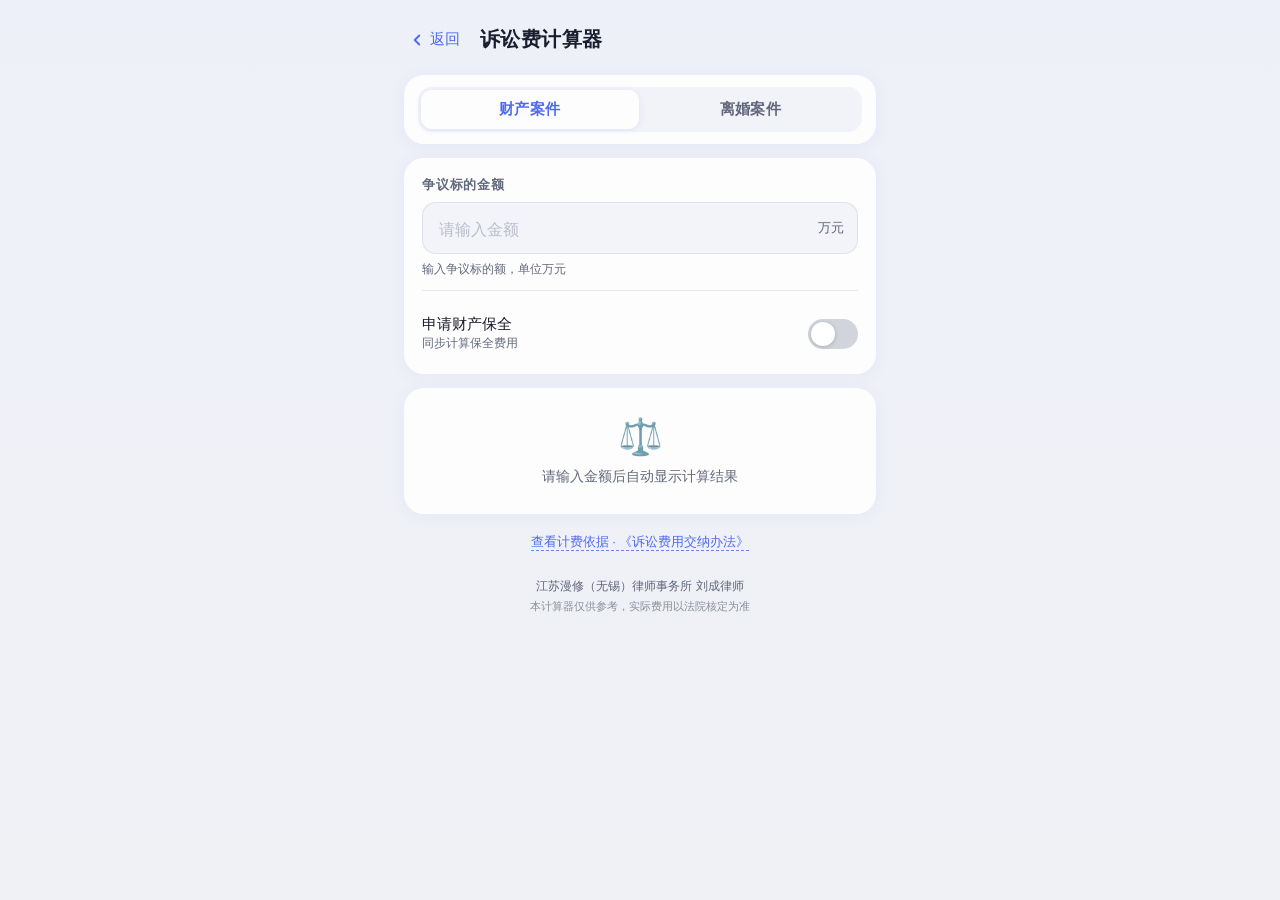
<file: legalfee.html>
<!DOCTYPE html>
<html lang="zh-CN">
<head>
  <meta charset="UTF-8" />
  <meta name="viewport" content="width=device-width, initial-scale=1.0, maximum-scale=1.0" />
  <title>诉讼费计算器</title>
  <style>
    *, *::before, *::after { box-sizing: border-box; margin: 0; padding: 0; }

    :root {
      --accent: #4F6AF0;
      --accent-light: #6B82F5;
      --accent-dark: #3D56D4;
      --bg: linear-gradient(180deg, #EDF0F8 0%, #F0F1F5 100%);
      --card-bg: rgba(255, 255, 255, 0.88);
      --text: #1A1D2E;
      --text-sub: rgba(60, 68, 90, 0.8);
      --border: rgba(80, 90, 130, 0.12);
      --radius-lg: 20px;
      --radius-md: 14px;
      --radius-sm: 10px;
      --shadow: 0 2px 16px rgba(79, 106, 240, 0.06);
      --shadow-md: 0 4px 24px rgba(79, 106, 240, 0.1);
    }

    html, body {
      min-height: 100%;
      font-family: -apple-system, BlinkMacSystemFont, "PingFang SC", "Helvetica Neue", sans-serif;
      background: var(--bg);
      color: var(--text);
      font-size: 16px;
      -webkit-tap-highlight-color: transparent;
    }

    body {
      min-height: 100vh;
      padding-bottom: 40px;
    }

    /* ── Header ── */
    .header {
      padding: 18px 20px 0;
      display: flex;
      align-items: center;
      gap: 10px;
    }

    .back-link {
      display: inline-flex;
      align-items: center;
      gap: 4px;
      color: var(--accent);
      text-decoration: none;
      font-size: 15px;
      font-weight: 500;
      padding: 6px 10px 6px 4px;
      border-radius: 8px;
      transition: background .15s;
    }
    .back-link:active { background: rgba(79,106,240,.08); }
    .back-link svg { flex-shrink: 0; }

    .page-title {
      font-size: 20px;
      font-weight: 700;
      color: var(--text);
      letter-spacing: .02em;
    }

    /* ── Main ── */
    .main {
      padding: 18px 16px 0;
      max-width: 520px;
      margin: 0 auto;
      display: flex;
      flex-direction: column;
      gap: 14px;
    }

    /* ── Card ── */
    .card {
      background: var(--card-bg);
      border-radius: var(--radius-lg);
      box-shadow: var(--shadow);
      padding: 18px 18px;
    }

    /* ── Segment Control ── */
    .segment-wrap {
      display: flex;
      background: rgba(240, 242, 248, 0.8);
      border-radius: var(--radius-md);
      padding: 3px;
      gap: 3px;
    }

    .seg-btn {
      flex: 1;
      padding: 10px 0;
      border: none;
      background: transparent;
      border-radius: 11px;
      font-size: 15px;
      font-weight: 600;
      color: var(--text-sub);
      cursor: pointer;
      transition: background .18s, color .18s, box-shadow .18s;
      letter-spacing: .02em;
    }

    .seg-btn.active {
      background: var(--card-bg);
      color: var(--accent);
      box-shadow: 0 1px 6px rgba(79,106,240,0.12);
    }

    /* ── Section Label ── */
    .section-label {
      font-size: 13px;
      font-weight: 600;
      color: var(--text-sub);
      text-transform: uppercase;
      letter-spacing: .06em;
      margin-bottom: 8px;
    }

    /* ── Input Row ── */
    .input-row {
      display: flex;
      align-items: center;
      gap: 10px;
      margin-bottom: 2px;
    }

    .input-wrap {
      flex: 1;
      position: relative;
      display: flex;
      align-items: center;
    }

    .amount-input {
      width: 100%;
      height: 52px;
      border: 1.5px solid var(--border);
      border-radius: var(--radius-md);
      padding: 0 60px 0 16px;
      font-size: 22px;
      font-weight: 600;
      color: var(--text);
      background: rgba(240, 242, 248, 0.8);
      outline: none;
      transition: border-color .2s, box-shadow .2s;
      -webkit-appearance: none;
      appearance: none;
    }

    .amount-input:focus {
      border-color: var(--accent-light);
      box-shadow: 0 0 0 3px rgba(79,106,240,.12);
      background: #fff;
    }

    .amount-input::placeholder { color: rgba(100,110,135,0.4); font-weight: 400; font-size: 16px; }

    .input-unit {
      position: absolute;
      right: 14px;
      font-size: 13px;
      color: var(--text-sub);
      font-weight: 500;
      pointer-events: none;
    }

    /* ── Toggle Row ── */
    .toggle-row {
      display: flex;
      align-items: center;
      justify-content: space-between;
      padding: 12px 0 4px;
    }

    .toggle-label {
      font-size: 15px;
      color: var(--text);
      font-weight: 500;
    }

    .toggle-desc {
      font-size: 12px;
      color: var(--text-sub);
      margin-top: 1px;
    }

    /* iOS toggle */
    .ios-toggle {
      position: relative;
      width: 50px;
      height: 30px;
      flex-shrink: 0;
    }

    .ios-toggle input {
      opacity: 0;
      width: 0;
      height: 0;
      position: absolute;
    }

    .ios-toggle-track {
      position: absolute;
      inset: 0;
      background: #d1d5db;
      border-radius: 15px;
      cursor: pointer;
      transition: background .2s;
    }

    .ios-toggle input:checked + .ios-toggle-track {
      background: #34c759;
    }

    .ios-toggle-track::after {
      content: '';
      position: absolute;
      top: 3px;
      left: 3px;
      width: 24px;
      height: 24px;
      background: #fff;
      border-radius: 50%;
      box-shadow: 0 1px 4px rgba(0,0,0,.18);
      transition: transform .2s cubic-bezier(.4,0,.2,1);
    }

    .ios-toggle input:checked + .ios-toggle-track::after {
      transform: translateX(20px);
    }

    /* ── Divider ── */
    .divider {
      height: 1px;
      background: var(--border);
      margin: 12px 0;
    }

    /* ── Result Card ── */
    .result-card {
      background: linear-gradient(135deg, #4F6AF0 0%, #9B6FE8 100%);
      border-radius: var(--radius-lg);
      box-shadow: var(--shadow-md);
      padding: 20px 20px 18px;
      color: #fff;
      display: none;
    }

    .result-card.visible { display: block; }

    .result-title {
      font-size: 13px;
      font-weight: 600;
      opacity: .8;
      letter-spacing: .05em;
      text-transform: uppercase;
      margin-bottom: 4px;
    }

    .result-main {
      font-size: 36px;
      font-weight: 800;
      letter-spacing: -.01em;
      line-height: 1.1;
      margin-bottom: 2px;
    }

    .result-sub {
      font-size: 13px;
      opacity: .75;
      margin-bottom: 14px;
    }

    .result-breakdown {
      background: rgba(255,255,255,.15);
      border-radius: var(--radius-sm);
      padding: 12px 14px;
      display: flex;
      flex-direction: column;
      gap: 7px;
    }

    .result-row {
      display: flex;
      justify-content: space-between;
      align-items: center;
      font-size: 14px;
    }

    .result-row .label { opacity: .85; }
    .result-row .value { font-weight: 700; }

    .result-sep {
      height: 1px;
      background: rgba(255,255,255,.2);
    }

    .result-total-row {
      display: flex;
      justify-content: space-between;
      align-items: center;
      font-size: 15px;
      font-weight: 700;
    }

    /* ── Placeholder ── */
    .placeholder-card {
      background: var(--card-bg);
      border-radius: var(--radius-lg);
      box-shadow: var(--shadow);
      padding: 28px 20px;
      text-align: center;
      color: var(--text-sub);
      font-size: 14px;
    }

    .placeholder-icon {
      font-size: 36px;
      margin-bottom: 10px;
      display: block;
    }

    /* ── Basis link ── */
    .basis-link-wrap {
      text-align: center;
      padding: 4px 0 2px;
    }

    .basis-link {
      color: var(--accent);
      font-size: 13px;
      text-decoration: none;
      border-bottom: 1px dashed var(--accent-light);
      padding-bottom: 1px;
      cursor: pointer;
    }
    .basis-link:active { opacity: .7; }

    /* ── Footer ── */
    .footer {
      text-align: center;
      color: var(--text-sub);
      font-size: 12px;
      padding: 24px 20px 0;
      max-width: 520px;
      margin: 0 auto;
      line-height: 1.6;
    }

    /* ── Modal ── */
    .modal-overlay {
      position: fixed;
      inset: 0;
      background: rgba(0,0,0,.45);
      display: flex;
      align-items: flex-end;
      justify-content: center;
      z-index: 1000;
      opacity: 0;
      pointer-events: none;
      transition: opacity .25s;
      padding: 0;
    }

    .modal-overlay.open {
      opacity: 1;
      pointer-events: auto;
    }

    .modal {
      background: var(--card-bg);
      border-radius: var(--radius-lg) var(--radius-lg) 0 0;
      width: 100%;
      max-width: 520px;
      max-height: 80vh;
      overflow-y: auto;
      padding: 0 0 env(safe-area-inset-bottom, 16px);
      transform: translateY(100%);
      transition: transform .3s cubic-bezier(.4,0,.2,1);
      -webkit-overflow-scrolling: touch;
    }

    .modal-overlay.open .modal {
      transform: translateY(0);
    }

    .modal-header {
      position: sticky;
      top: 0;
      background: var(--card-bg);
      padding: 16px 20px 12px;
      border-bottom: 1px solid var(--border);
      display: flex;
      align-items: center;
      justify-content: space-between;
      z-index: 1;
    }

    .modal-title {
      font-size: 16px;
      font-weight: 700;
      color: var(--text);
    }

    .modal-close {
      width: 30px;
      height: 30px;
      border: none;
      background: rgba(240, 242, 248, 0.8);
      border-radius: 50%;
      cursor: pointer;
      display: flex;
      align-items: center;
      justify-content: center;
      color: var(--text-sub);
      font-size: 16px;
      transition: background .15s;
    }
    .modal-close:active { background: rgba(80, 90, 130, 0.12); }

    .modal-body {
      padding: 16px 20px 20px;
      font-size: 13.5px;
      color: var(--text);
      line-height: 1.75;
    }

    .modal-body h3 {
      font-size: 14px;
      font-weight: 700;
      color: var(--accent);
      margin: 14px 0 6px;
    }

    .modal-body h3:first-child { margin-top: 0; }

    .modal-body p { margin-bottom: 6px; color: #374151; }

    .law-table {
      width: 100%;
      border-collapse: collapse;
      margin: 8px 0;
      font-size: 12.5px;
    }

    .law-table th {
      background: rgba(240, 242, 248, 0.8);
      color: var(--accent);
      font-weight: 600;
      padding: 6px 8px;
      text-align: left;
      border-bottom: 1px solid var(--border);
    }

    .law-table td {
      padding: 6px 8px;
      border-bottom: 1px solid rgba(80, 90, 130, 0.06);
      color: #374151;
    }

    .law-table tr:last-child td { border-bottom: none; }

    .law-table tr:nth-child(even) td { background: rgba(240, 242, 248, 0.5); }

    /* ── Hint text ── */
    .hint {
      font-size: 12px;
      color: var(--text-sub);
      margin-top: 6px;
      line-height: 1.5;
    }

    @media (min-width: 520px) {
      .header { padding: 24px 24px 0; max-width: 520px; margin: 0 auto; }
      .main { padding: 20px 24px 0; }
    }
  </style>
</head>
<body>

<!-- Header -->
<div class="header">
  <a href="index.html" class="back-link" aria-label="返回">
    <svg width="18" height="18" viewBox="0 0 24 24" fill="none" stroke="currentColor" stroke-width="2.5" stroke-linecap="round" stroke-linejoin="round">
      <polyline points="15 18 9 12 15 6"/>
    </svg>
    返回
  </a>
  <h1 class="page-title">诉讼费计算器</h1>
</div>

<!-- Main -->
<div class="main">

  <!-- Case type segment -->
  <div class="card" style="padding: 12px 14px;">
    <div class="segment-wrap" role="tablist" aria-label="案件类型">
      <button class="seg-btn active" id="seg-property" role="tab" aria-selected="true" onclick="switchCase('property')">财产案件</button>
      <button class="seg-btn" id="seg-divorce" role="tab" aria-selected="false" onclick="switchCase('divorce')">离婚案件</button>
    </div>
  </div>

  <!-- Property case panel -->
  <div class="card" id="panel-property">
    <div class="section-label">争议标的金额</div>
    <div class="input-row">
      <div class="input-wrap">
        <input
          class="amount-input"
          id="prop-amount"
          type="number"
          inputmode="decimal"
          min="0"
          step="any"
          placeholder="请输入金额"
          aria-label="财产案件争议金额（万元）"
          oninput="calcProperty()"
        />
        <span class="input-unit">万元</span>
      </div>
    </div>
    <p class="hint">输入争议标的额，单位万元</p>

    <div class="divider"></div>

    <div class="toggle-row">
      <div>
        <div class="toggle-label">申请财产保全</div>
        <div class="toggle-desc">同步计算保全费用</div>
      </div>
      <label class="ios-toggle" aria-label="是否申请财产保全">
        <input type="checkbox" id="prop-preservation" onchange="calcProperty()" />
        <div class="ios-toggle-track"></div>
      </label>
    </div>
  </div>

  <!-- Divorce case panel -->
  <div class="card" id="panel-divorce" style="display:none;">
    <div class="toggle-row" style="padding-top: 0;">
      <div>
        <div class="toggle-label">涉及财产分割</div>
        <div class="toggle-desc">超出20万元部分另行计费</div>
      </div>
      <label class="ios-toggle" aria-label="是否涉及财产分割">
        <input type="checkbox" id="div-has-split" onchange="onDivorceSplitChange()" />
        <div class="ios-toggle-track"></div>
      </label>
    </div>

    <div id="div-amount-row" style="display:none; margin-top: 8px;">
      <div class="divider" style="margin-bottom: 14px;"></div>
      <div class="section-label">财产总额</div>
      <div class="input-row">
        <div class="input-wrap">
          <input
            class="amount-input"
            id="div-amount"
            type="number"
            inputmode="decimal"
            min="0"
            step="any"
            placeholder="请输入财产总额"
            aria-label="离婚财产总额（万元）"
            oninput="calcDivorce()"
          />
          <span class="input-unit">万元</span>
        </div>
      </div>
      <p class="hint">20万元以内按定额200元；超出部分按0.5%累加</p>
    </div>

    <div class="divider" style="margin-top: 14px;"></div>

    <div class="toggle-row">
      <div>
        <div class="toggle-label">申请财产保全</div>
        <div class="toggle-desc">同步计算保全费用</div>
      </div>
      <label class="ios-toggle" aria-label="离婚案件是否申请财产保全">
        <input type="checkbox" id="div-preservation" onchange="calcDivorce()" />
        <div class="ios-toggle-track"></div>
      </label>
    </div>

    <div id="div-preservation-amount-row" style="display:none; margin-top: 8px;">
      <div class="section-label">保全金额</div>
      <div class="input-row">
        <div class="input-wrap">
          <input
            class="amount-input"
            id="div-pres-amount"
            type="number"
            inputmode="decimal"
            min="0"
            step="any"
            placeholder="请输入保全金额"
            aria-label="保全金额（万元）"
            oninput="calcDivorce()"
          />
          <span class="input-unit">万元</span>
        </div>
      </div>
    </div>
  </div>

  <!-- Result: placeholder -->
  <div class="placeholder-card" id="result-placeholder">
    <span class="placeholder-icon">⚖️</span>
    <div>请输入金额后自动显示计算结果</div>
  </div>

  <!-- Result: actual -->
  <div class="result-card" id="result-card" role="region" aria-live="polite" aria-label="计算结果">
    <div class="result-title">计算结果</div>
    <div class="result-main" id="result-main-fee">—</div>
    <div class="result-sub" id="result-sub-text">诉讼费</div>
    <div class="result-breakdown" id="result-breakdown" style="display:none;">
      <div class="result-row" id="result-row-base">
        <span class="label">案件受理费</span>
        <span class="value" id="result-base-fee">—</span>
      </div>
      <div class="result-sep"></div>
      <div class="result-row" id="result-row-preservation">
        <span class="label">财产保全费</span>
        <span class="value" id="result-preservation-fee">—</span>
      </div>
      <div class="result-sep" id="result-sep2"></div>
      <div class="result-total-row" id="result-row-total">
        <span>合计</span>
        <span id="result-total-fee">—</span>
      </div>
    </div>
  </div>

  <!-- Legal basis link -->
  <div class="basis-link-wrap">
    <a class="basis-link" onclick="openModal()" role="button" tabindex="0" onkeydown="if(event.key==='Enter')openModal()">查看计费依据 · 《诉讼费用交纳办法》</a>
  </div>

</div>

<!-- Footer -->
<div class="footer">
  <div>江苏漫修（无锡）律师事务所 刘成律师</div>
  <div style="margin-top:2px; font-size:11px; opacity:.7;">本计算器仅供参考，实际费用以法院核定为准</div>
</div>

<!-- Modal -->
<div class="modal-overlay" id="modal-overlay" onclick="onOverlayClick(event)" role="dialog" aria-modal="true" aria-labelledby="modal-title-text">
  <div class="modal" id="modal">
    <div class="modal-header">
      <div class="modal-title" id="modal-title-text">计费法律依据</div>
      <button class="modal-close" onclick="closeModal()" aria-label="关闭">✕</button>
    </div>
    <div class="modal-body">
      <h3>一、法律依据</h3>
      <p>根据国务院《诉讼费用交纳办法》（2007年施行），人民法院收取诉讼费用的标准如下。</p>

      <h3>二、财产案件受理费（分段累计）</h3>
      <table class="law-table">
        <thead>
          <tr>
            <th>争议金额（元）</th>
            <th>计费标准</th>
          </tr>
        </thead>
        <tbody>
          <tr><td>1 万元以下</td><td>50 元</td></tr>
          <tr><td>1 万 ~ 10 万</td><td>2.5%，最低50元</td></tr>
          <tr><td>10 万 ~ 20 万</td><td>2%</td></tr>
          <tr><td>20 万 ~ 50 万</td><td>1.5%</td></tr>
          <tr><td>50 万 ~ 100 万</td><td>1%</td></tr>
          <tr><td>100 万 ~ 200 万</td><td>0.9%</td></tr>
          <tr><td>200 万 ~ 500 万</td><td>0.8%</td></tr>
          <tr><td>500 万 ~ 1000 万</td><td>0.7%</td></tr>
          <tr><td>1000 万 ~ 2000 万</td><td>0.6%</td></tr>
          <tr><td>2000 万以上</td><td>0.5%</td></tr>
        </tbody>
      </table>
      <p style="font-size:12px; color:#6b7280;">上述为分段累计计算，实际每段按该段费率计算后加总。</p>

      <h3>三、离婚案件受理费</h3>
      <p>每件交纳 50 元至 300 元，本计算器取 200 元定额。</p>
      <p>涉及财产分割且财产总额超过 20 万元的，超出部分按 <strong>0.5%</strong> 累加收取。</p>

      <h3>四、财产保全费（上限 5000 元）</h3>
      <table class="law-table">
        <thead>
          <tr>
            <th>保全金额（元）</th>
            <th>计费标准</th>
          </tr>
        </thead>
        <tbody>
          <tr><td>1000 元以下</td><td>30 元</td></tr>
          <tr><td>1000 ~ 10 万</td><td>30元 + 超出1000元部分 × 1%</td></tr>
          <tr><td>10 万以上</td><td>30元 + 990元 + 超出10万部分 × 0.5%，最高 5000 元</td></tr>
        </tbody>
      </table>

      <h3>五、条文参考</h3>
      <p>《诉讼费用交纳办法》第十三条、第十四条、第二十二条。</p>
    </div>
  </div>
</div>

<script>
  // ── State ──
  let currentCase = 'property';

  // ── Case switch ──
  function switchCase(type) {
    currentCase = type;
    document.getElementById('panel-property').style.display = type === 'property' ? '' : 'none';
    document.getElementById('panel-divorce').style.display  = type === 'divorce'  ? '' : 'none';
    document.getElementById('seg-property').classList.toggle('active', type === 'property');
    document.getElementById('seg-divorce').classList.toggle('active', type === 'divorce');
    document.getElementById('seg-property').setAttribute('aria-selected', type === 'property');
    document.getElementById('seg-divorce').setAttribute('aria-selected', type === 'divorce');
    clearResult();
    if (type === 'property') calcProperty();
    else calcDivorce();
  }

  // ── Format fee ──
  function formatFee(yuan) {
    if (yuan >= 10000) {
      const wan = yuan / 10000;
      return wan.toFixed(2) + ' 万元';
    }
    return yuan + ' 元';
  }

  // ── Property fee ──
  function calculatePropertyFee(amountWan) {
    const amount = amountWan * 10000;
    if (amount <= 10000) return 50;
    const brackets = [
      { limit: 100000,   rate: 0.025, subtract: 200   },
      { limit: 200000,   rate: 0.02,  subtract: 300   },
      { limit: 500000,   rate: 0.015, subtract: 1300  },
      { limit: 1000000,  rate: 0.01,  subtract: 3800  },
      { limit: 2000000,  rate: 0.009, subtract: 4800  },
      { limit: 5000000,  rate: 0.008, subtract: 6800  },
      { limit: 10000000, rate: 0.007, subtract: 11800 },
      { limit: 20000000, rate: 0.006, subtract: 21800 },
      { limit: Infinity, rate: 0.005, subtract: 41800 }
    ];
    for (const b of brackets) {
      if (amount <= b.limit) return Math.round(amount * b.rate - b.subtract);
    }
  }

  // ── Divorce fee ──
  function calculateDivorceFee(amountWan, divorceHasSplit) {
    const amount = amountWan * 10000;
    let fee = 200;
    if (divorceHasSplit && amount > 200000) {
      fee += (amount - 200000) * 0.005;
    }
    return Math.round(fee);
  }

  // ── Preservation fee ──
  function calculatePreservationFee(amountWan) {
    const amount = amountWan * 10000;
    if (amount <= 1000) return 30;
    if (amount <= 100000) return Math.min(Math.round(30 + (amount - 1000) * 0.01), 5000);
    return Math.min(Math.round(30 + 99000 * 0.01 + (amount - 100000) * 0.005), 5000);
  }

  // ── Show result ──
  function showResult(baseFee, preservationFee) {
    const ph = document.getElementById('result-placeholder');
    const card = document.getElementById('result-card');
    const mainFeeEl = document.getElementById('result-main-fee');
    const subTextEl = document.getElementById('result-sub-text');
    const breakdown = document.getElementById('result-breakdown');
    const baseFeeEl = document.getElementById('result-base-fee');
    const presFeeEl = document.getElementById('result-preservation-fee');
    const totalFeeEl = document.getElementById('result-total-fee');
    const rowPres = document.getElementById('result-row-preservation');
    const rowSep2 = document.getElementById('result-sep2');
    const rowTotal = document.getElementById('result-row-total');

    const hasPreservation = preservationFee !== null && preservationFee !== undefined;
    const totalFee = baseFee + (hasPreservation ? preservationFee : 0);

    ph.style.display = 'none';
    card.classList.add('visible');

    if (hasPreservation) {
      mainFeeEl.textContent = formatFee(totalFee);
      subTextEl.textContent = '诉讼费 + 保全费合计';
      baseFeeEl.textContent = formatFee(baseFee);
      presFeeEl.textContent = formatFee(preservationFee);
      totalFeeEl.textContent = formatFee(totalFee);
      rowPres.style.display = '';
      rowSep2.style.display = '';
      rowTotal.style.display = '';
      breakdown.style.display = '';
    } else {
      mainFeeEl.textContent = formatFee(baseFee);
      subTextEl.textContent = '案件受理费';
      breakdown.style.display = 'none';
    }
  }

  function clearResult() {
    document.getElementById('result-placeholder').style.display = '';
    document.getElementById('result-card').classList.remove('visible');
  }

  // ── Property calc ──
  function calcProperty() {
    const raw = document.getElementById('prop-amount').value;
    if (!raw || isNaN(raw) || Number(raw) < 0) { clearResult(); return; }
    const amountWan = Number(raw);
    const baseFee = calculatePropertyFee(amountWan);
    const wantsPreservation = document.getElementById('prop-preservation').checked;
    const presFee = wantsPreservation ? calculatePreservationFee(amountWan) : null;
    showResult(baseFee, presFee);
  }

  // ── Divorce split toggle ──
  function onDivorceSplitChange() {
    const hasSplit = document.getElementById('div-has-split').checked;
    document.getElementById('div-amount-row').style.display = hasSplit ? '' : 'none';
    // Show preservation amount input if preservation is checked
    const hasPres = document.getElementById('div-preservation').checked;
    document.getElementById('div-preservation-amount-row').style.display = hasPres ? '' : 'none';
    calcDivorce();
  }

  // ── Watch preservation toggle for divorce ──
  document.getElementById('div-preservation').addEventListener('change', function() {
    document.getElementById('div-preservation-amount-row').style.display = this.checked ? '' : 'none';
    calcDivorce();
  });

  // ── Divorce calc ──
  function calcDivorce() {
    const hasSplit = document.getElementById('div-has-split').checked;
    let amountWan = 0;
    if (hasSplit) {
      const raw = document.getElementById('div-amount').value;
      if (raw && !isNaN(raw) && Number(raw) >= 0) amountWan = Number(raw);
    }
    const baseFee = calculateDivorceFee(amountWan, hasSplit);

    const wantsPreservation = document.getElementById('div-preservation').checked;
    let presFee = null;
    if (wantsPreservation) {
      const presRaw = document.getElementById('div-pres-amount').value;
      if (presRaw && !isNaN(presRaw) && Number(presRaw) >= 0) {
        presFee = calculatePreservationFee(Number(presRaw));
      } else {
        presFee = null;
      }
    }

    // For divorce: always show (even 200 yuan base fee is meaningful)
    showResult(baseFee, presFee);
  }

  // ── Modal ──
  function openModal() {
    document.getElementById('modal-overlay').classList.add('open');
    document.body.style.overflow = 'hidden';
  }

  function closeModal() {
    document.getElementById('modal-overlay').classList.remove('open');
    document.body.style.overflow = '';
  }

  function onOverlayClick(e) {
    if (e.target === document.getElementById('modal-overlay')) closeModal();
  }

  document.addEventListener('keydown', function(e) {
    if (e.key === 'Escape') closeModal();
  });

  // ── Init divorce preservation toggle visibility ──
  (function init() {
    document.getElementById('div-preservation-amount-row').style.display = 'none';
  })();
</script>
</body>
</html>
</file>
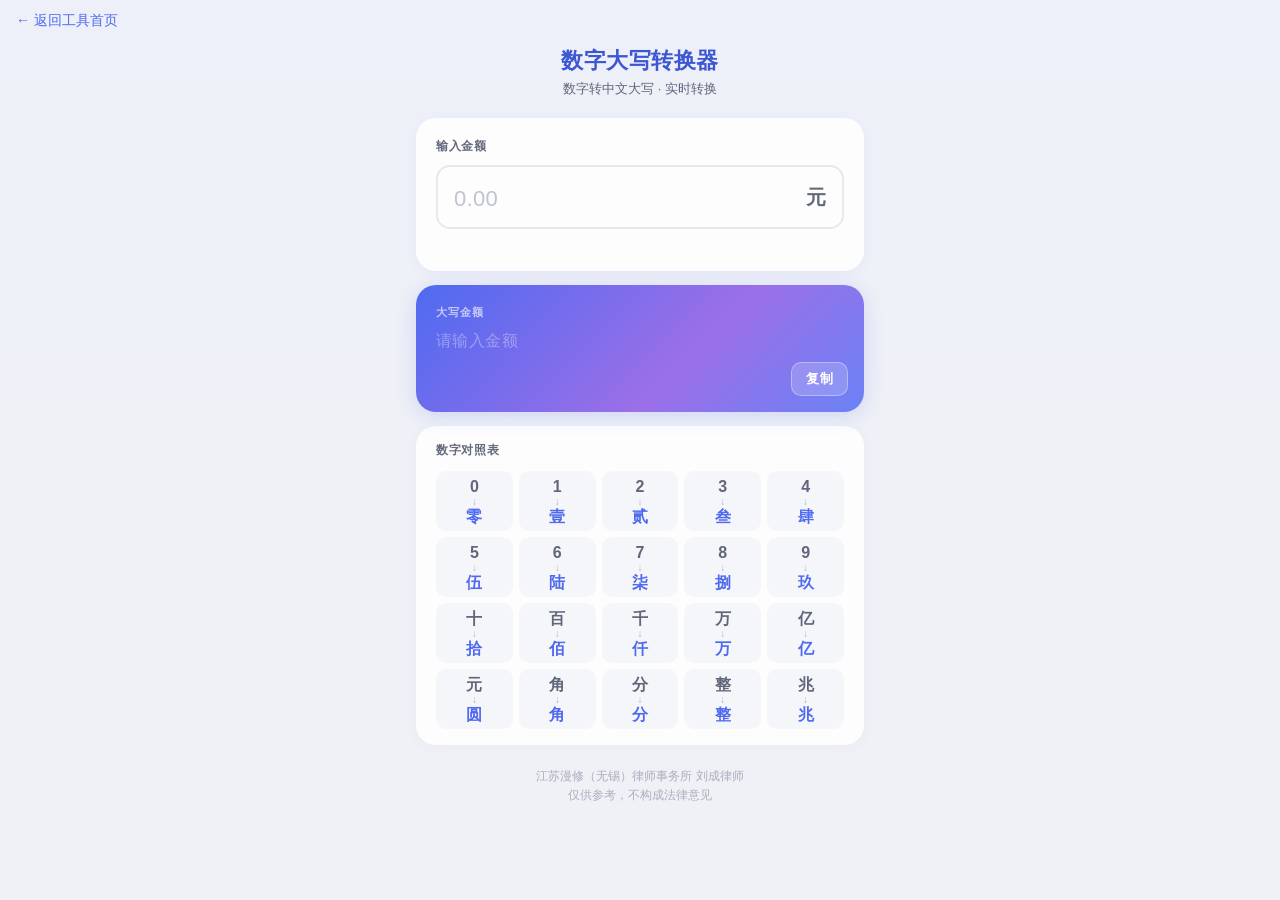
<file: number.html>
<!DOCTYPE html>
<html lang="zh-CN">
<head>
<meta charset="UTF-8">
<meta name="viewport" content="width=device-width, initial-scale=1.0, maximum-scale=1.0">
<title>数字大写转换器 - 江苏漫修律师事务所</title>
<style>
  :root {
    --accent: #4F6AF0;
    --accent-light: #6B82F5;
    --accent-dark: #3D56D4;
    --bg: linear-gradient(180deg, #EDF0F8 0%, #F0F1F5 100%);
    --text: #1A1D2E;
    --text-muted: rgba(60, 68, 90, 0.8);
    --border: rgba(80, 90, 130, 0.12);
    --card: rgba(255, 255, 255, 0.88);
    --success: #059669;
  }

  * {
    box-sizing: border-box;
    margin: 0;
    padding: 0;
    -webkit-tap-highlight-color: transparent;
  }

  body {
    font-family: -apple-system, BlinkMacSystemFont, 'PingFang SC', 'Helvetica Neue', sans-serif;
    background: var(--bg);
    min-height: 100vh;
    color: var(--text);
    font-size: 15px;
    padding-bottom: 32px;
  }

  .back-link {
    display: inline-flex;
    align-items: center;
    gap: 4px;
    padding: 12px 16px;
    color: var(--accent);
    font-size: 14px;
    text-decoration: none;
    font-weight: 500;
  }

  .back-link:active { opacity: 0.7; }

  .container {
    max-width: 480px;
    margin: 0 auto;
    padding: 0 16px;
  }

  .header {
    text-align: center;
    padding: 4px 0 20px;
  }

  .header h1 {
    font-size: 22px;
    font-weight: 700;
    color: var(--accent-dark);
    letter-spacing: 0.02em;
  }

  .header p {
    font-size: 13px;
    color: var(--text-muted);
    margin-top: 4px;
  }

  /* Input card */
  .input-card {
    background: var(--card);
    border-radius: 20px;
    padding: 20px;
    box-shadow: 0 2px 12px rgba(79,106,240,0.06);
    margin-bottom: 14px;
  }

  .input-label {
    font-size: 12px;
    font-weight: 600;
    color: var(--text-muted);
    text-transform: uppercase;
    letter-spacing: 0.06em;
    margin-bottom: 10px;
  }

  .input-row {
    display: flex;
    align-items: center;
    gap: 0;
    border: 2px solid rgba(80, 90, 130, 0.12);
    border-radius: 14px;
    overflow: hidden;
    transition: border-color 0.2s;
  }

  .input-row:focus-within {
    border-color: var(--accent-light);
  }

  #numberInput {
    flex: 1;
    border: none;
    outline: none;
    font-size: 28px;
    font-weight: 600;
    color: var(--text);
    padding: 14px 16px;
    background: transparent;
    min-width: 0;
    letter-spacing: 0.01em;
    font-variant-numeric: tabular-nums;
  }

  #numberInput::placeholder {
    color: rgba(100,110,135,0.4);
    font-weight: 400;
    font-size: 22px;
  }

  .input-suffix {
    padding: 0 16px 0 4px;
    font-size: 20px;
    font-weight: 600;
    color: var(--text-muted);
    white-space: nowrap;
  }

  .clear-btn {
    background: none;
    border: none;
    padding: 14px 12px;
    cursor: pointer;
    color: rgba(100,110,135,0.5);
    display: none;
    align-items: center;
    font-size: 18px;
    line-height: 1;
  }

  .clear-btn.visible { display: flex; }
  .clear-btn:active { opacity: 0.6; }

  /* Result card */
  .result-card {
    background: linear-gradient(135deg, #4F6AF0 0%, #9B6FE8 60%, #6B82F5 100%);
    border-radius: 20px;
    padding: 20px;
    box-shadow: 0 4px 20px rgba(79,106,240,0.2);
    margin-bottom: 14px;
    position: relative;
    min-height: 90px;
  }

  .result-label {
    font-size: 11px;
    font-weight: 600;
    color: rgba(255,255,255,0.65);
    text-transform: uppercase;
    letter-spacing: 0.08em;
    margin-bottom: 10px;
  }

  #resultText {
    font-size: 22px;
    font-weight: 700;
    color: #FFFFFF;
    line-height: 1.4;
    word-break: break-all;
    min-height: 32px;
    letter-spacing: 0.03em;
  }

  #resultText.placeholder {
    color: rgba(255,255,255,0.35);
    font-size: 16px;
    font-weight: 400;
  }

  .readout-row {
    margin-top: 10px;
    font-size: 13px;
    color: rgba(255,255,255,0.65);
    min-height: 20px;
  }

  .copy-btn {
    position: absolute;
    right: 16px;
    bottom: 16px;
    background: rgba(255,255,255,0.18);
    border: 1px solid rgba(255,255,255,0.35);
    border-radius: 10px;
    color: #fff;
    font-size: 13px;
    font-weight: 600;
    padding: 7px 14px;
    cursor: pointer;
    transition: background 0.2s, transform 0.1s;
    letter-spacing: 0.02em;
  }

  .copy-btn:active { transform: scale(0.96); }

  .copy-btn.success {
    background: rgba(5,150,105,0.45);
    border-color: rgba(5,150,105,0.6);
  }

  /* Reference table */
  .ref-card {
    background: var(--card);
    border-radius: 20px;
    padding: 16px 20px;
    box-shadow: 0 2px 12px rgba(79,106,240,0.04);
    margin-bottom: 14px;
  }

  .ref-title {
    font-size: 12px;
    font-weight: 600;
    color: var(--text-muted);
    text-transform: uppercase;
    letter-spacing: 0.06em;
    margin-bottom: 12px;
  }

  .ref-grid {
    display: grid;
    grid-template-columns: repeat(5, 1fr);
    gap: 6px;
  }

  .ref-item {
    background: rgba(240, 242, 248, 0.6);
    border-radius: 10px;
    padding: 8px 4px 6px;
    text-align: center;
  }

  .ref-casual {
    font-size: 16px;
    font-weight: 600;
    color: var(--text-muted);
    line-height: 1;
  }

  .ref-arrow {
    font-size: 10px;
    color: rgba(100,110,135,0.5);
    margin: 2px 0;
    line-height: 1;
  }

  .ref-formal {
    font-size: 16px;
    font-weight: 700;
    color: var(--accent);
    line-height: 1;
  }

  .ref-label {
    font-size: 10px;
    color: rgba(100,110,135,0.5);
    margin-top: 2px;
    line-height: 1;
  }

  /* Footer */
  footer {
    text-align: center;
    padding-top: 8px;
  }

  footer p {
    font-size: 12px;
    color: rgba(100,110,135,0.5);
    line-height: 1.6;
  }

  /* Error state */
  #errorMsg {
    font-size: 12px;
    color: #DC2626;
    margin-top: 6px;
    min-height: 16px;
    padding-left: 2px;
  }
</style>
</head>
<body>

<a href="index.html" class="back-link">← 返回工具首页</a>

<div class="container">

  <div class="header">
    <h1>数字大写转换器</h1>
    <p>数字转中文大写 · 实时转换</p>
  </div>

  <!-- Input -->
  <div class="input-card">
    <div class="input-label">输入金额</div>
    <div class="input-row">
      <input
        id="numberInput"
        type="text"
        inputmode="decimal"
        placeholder="0.00"
        autocomplete="off"
        autocorrect="off"
        spellcheck="false"
      >
      <button class="clear-btn" id="clearBtn" aria-label="清除">✕</button>
      <div class="input-suffix">元</div>
    </div>
    <div id="errorMsg"></div>
  </div>

  <!-- Result -->
  <div class="result-card">
    <div class="result-label">大写金额</div>
    <div id="resultText" class="placeholder">请输入金额</div>
    <div class="readout-row" id="readoutText"></div>
    <button class="copy-btn" id="copyBtn">复制</button>
  </div>

  <!-- Reference -->
  <div class="ref-card">
    <div class="ref-title">数字对照表</div>
    <div class="ref-grid" id="refGrid"></div>
  </div>

  <footer>
    <p>江苏漫修（无锡）律师事务所 刘成律师</p>
    <p>仅供参考，不构成法律意见</p>
  </footer>

</div>

<script>
// ============================================================
// Core conversion functions
// ============================================================

function numberToChineseUppercase(num) {
    const units = ['', '拾', '佰', '仟'];
    const bigUnits = ['', '万', '亿', '兆'];
    const digits = ['零', '壹', '贰', '叁', '肆', '伍', '陆', '柒', '捌', '玖'];

    let integer = Math.floor(num);
    let result = '';
    let unitPos = 0;
    let needZero = false;

    if (integer === 0) {
        // handled below with decimal
    } else {
        while (integer > 0) {
            let section = integer % 10000;
            let sectionStr = '';
            let unit = 0;
            if (section === 0) {
                needZero = true;
            } else {
                let tempStr = '';
                while (section > 0) {
                    let digit = section % 10;
                    if (digit === 0) {
                        if (tempStr !== '') tempStr = '零' + tempStr;
                    } else {
                        tempStr = digits[digit] + units[unit] + tempStr;
                    }
                    section = Math.floor(section / 10);
                    unit++;
                }
                sectionStr = tempStr + bigUnits[unitPos];
                if (needZero && result !== '') sectionStr = '零' + sectionStr;
                needZero = false;
            }
            if (sectionStr !== '') result = sectionStr + result;
            integer = Math.floor(integer / 10000);
            unitPos++;
        }

        result = result.replace(/零+/, '零').replace(/^零+/, '').replace(/零+$/, '');
        if (result === '') result = '零';
    }

    let decimal = Math.round((num - Math.floor(num)) * 100);
    let decimalStr = '';
    if (decimal > 0) {
        let jiao = Math.floor(decimal / 10);
        let fen = decimal % 10;
        if (jiao > 0) {
            decimalStr = digits[jiao] + '角';
            if (fen > 0) decimalStr += digits[fen] + '分';
            else decimalStr += '整';
        } else if (fen > 0) {
            decimalStr = '零' + digits[fen] + '分';
        }
    } else {
        decimalStr = '整';
    }

    if (result === '') result = '零';
    return result + '圆' + decimalStr;
}

function numberToChineseReadout(num) {
    const digits = ['零', '一', '二', '三', '四', '五', '六', '七', '八', '九'];
    const units = ['', '十', '百', '千'];
    const bigUnits = ['', '万', '亿', '兆'];

    let integer = Math.floor(num);
    if (integer === 0) return '零';

    let result = '';
    let unitPos = 0;
    let needZero = false;

    while (integer > 0) {
        let section = integer % 10000;
        let sectionStr = '';
        let unit = 0;
        if (section === 0) {
            needZero = true;
        } else {
            let tempStr = '';
            while (section > 0) {
                let digit = section % 10;
                if (digit === 0) {
                    if (tempStr !== '' && !tempStr.startsWith('零')) tempStr = '零' + tempStr;
                } else {
                    let unitStr = units[unit];
                    if (unit === 1 && digit === 1 && tempStr === '') unitStr = '十';
                    tempStr = digits[digit] + unitStr + tempStr;
                }
                section = Math.floor(section / 10);
                unit++;
            }
            sectionStr = tempStr + bigUnits[unitPos];
            if (needZero && result !== '') sectionStr = '零' + sectionStr;
            needZero = false;
        }
        if (sectionStr !== '') result = sectionStr + result;
        integer = Math.floor(integer / 10000);
        unitPos++;
    }

    result = result.replace(/零+/, '零').replace(/^零+/, '').replace(/零+$/, '');
    if (result === '') result = '零';
    return result;
}

// ============================================================
// UI Logic
// ============================================================

const input = document.getElementById('numberInput');
const resultText = document.getElementById('resultText');
const readoutText = document.getElementById('readoutText');
const copyBtn = document.getElementById('copyBtn');
const clearBtn = document.getElementById('clearBtn');
const errorMsg = document.getElementById('errorMsg');

const MAX_VALUE = 999999999999;

function sanitizeInput(raw) {
    // Allow digits and at most one decimal point, max 2 decimal places
    let val = raw.replace(/[^\d.]/g, '');
    // Remove extra dots
    let parts = val.split('.');
    if (parts.length > 2) {
        val = parts[0] + '.' + parts.slice(1).join('');
    }
    // Limit decimal to 2 places
    if (parts.length === 2) {
        val = parts[0] + '.' + parts[1].slice(0, 2);
    }
    return val;
}

function updateResult() {
    const raw = input.value.trim();
    errorMsg.textContent = '';

    if (raw === '' || raw === '.') {
        resultText.textContent = '请输入金额';
        resultText.className = 'placeholder';
        readoutText.textContent = '';
        clearBtn.classList.remove('visible');
        return;
    }

    clearBtn.classList.add('visible');

    const num = parseFloat(raw);
    if (isNaN(num)) {
        resultText.textContent = '请输入有效金额';
        resultText.className = 'placeholder';
        readoutText.textContent = '';
        return;
    }

    if (num < 0) {
        errorMsg.textContent = '请输入正数';
        resultText.textContent = '请输入有效金额';
        resultText.className = 'placeholder';
        readoutText.textContent = '';
        return;
    }

    if (num > MAX_VALUE) {
        errorMsg.textContent = '最大支持金额：9999亿';
        resultText.textContent = '金额超出范围';
        resultText.className = 'placeholder';
        readoutText.textContent = '';
        return;
    }

    const upper = numberToChineseUppercase(num);
    const casual = numberToChineseReadout(num);

    resultText.textContent = upper;
    resultText.className = '';

    // Format casual readout
    const decPart = raw.includes('.') ? raw.split('.')[1] : '';
    let readout = casual;
    if (decPart) {
        const jiao = parseInt(decPart[0] || '0');
        const fen = parseInt(decPart[1] || '0');
        const casualDigits = ['零','一','二','三','四','五','六','七','八','九'];
        if (jiao || fen) {
            readout += '点';
            if (jiao) readout += casualDigits[jiao];
            if (fen) readout += casualDigits[fen];
        }
    }
    readoutText.textContent = '读作：' + readout;
}

input.addEventListener('input', function (e) {
    const caret = this.selectionStart;
    const raw = this.value;
    const clean = sanitizeInput(raw);
    if (clean !== raw) {
        this.value = clean;
        // Restore caret roughly
        const diff = raw.length - clean.length;
        const newPos = Math.max(0, caret - diff);
        this.setSelectionRange(newPos, newPos);
    }
    updateResult();
});

input.addEventListener('keydown', function (e) {
    // Allow: backspace, delete, arrows, tab, enter
    if ([8, 9, 13, 37, 38, 39, 40, 46].includes(e.keyCode)) return;
    // Allow: Ctrl+A, C, V, X, Z
    if (e.ctrlKey || e.metaKey) return;
    // Block non-digit / non-dot
    if (!/[\d.]/.test(e.key)) e.preventDefault();
});

clearBtn.addEventListener('click', function () {
    input.value = '';
    clearBtn.classList.remove('visible');
    updateResult();
    input.focus();
});

let copyTimer = null;
copyBtn.addEventListener('click', function () {
    const text = resultText.textContent;
    if (!text || resultText.classList.contains('placeholder')) return;

    if (navigator.clipboard && navigator.clipboard.writeText) {
        navigator.clipboard.writeText(text).then(showCopied).catch(fallbackCopy.bind(null, text));
    } else {
        fallbackCopy(text);
    }
});

function fallbackCopy(text) {
    const ta = document.createElement('textarea');
    ta.value = text;
    ta.style.position = 'fixed';
    ta.style.opacity = '0';
    document.body.appendChild(ta);
    ta.focus();
    ta.select();
    try { document.execCommand('copy'); showCopied(); } catch (_) {}
    document.body.removeChild(ta);
}

function showCopied() {
    copyBtn.textContent = '已复制 ✓';
    copyBtn.classList.add('success');
    if (copyTimer) clearTimeout(copyTimer);
    copyTimer = setTimeout(() => {
        copyBtn.textContent = '复制';
        copyBtn.classList.remove('success');
    }, 2000);
}

// ============================================================
// Reference table
// ============================================================

const refData = [
    { casual: '0', formal: '零', label: '' },
    { casual: '1', formal: '壹', label: '' },
    { casual: '2', formal: '贰', label: '' },
    { casual: '3', formal: '叁', label: '' },
    { casual: '4', formal: '肆', label: '' },
    { casual: '5', formal: '伍', label: '' },
    { casual: '6', formal: '陆', label: '' },
    { casual: '7', formal: '柒', label: '' },
    { casual: '8', formal: '捌', label: '' },
    { casual: '9', formal: '玖', label: '' },
    { casual: '十', formal: '拾', label: '' },
    { casual: '百', formal: '佰', label: '' },
    { casual: '千', formal: '仟', label: '' },
    { casual: '万', formal: '万', label: '' },
    { casual: '亿', formal: '亿', label: '' },
    { casual: '元', formal: '圆', label: '' },
    { casual: '角', formal: '角', label: '' },
    { casual: '分', formal: '分', label: '' },
    { casual: '整', formal: '整', label: '' },
    { casual: '兆', formal: '兆', label: '' },
];

const grid = document.getElementById('refGrid');
refData.forEach(item => {
    const div = document.createElement('div');
    div.className = 'ref-item';
    div.innerHTML =
        '<div class="ref-casual">' + item.casual + '</div>' +
        '<div class="ref-arrow">↓</div>' +
        '<div class="ref-formal">' + item.formal + '</div>';
    grid.appendChild(div);
});
</script>
</body>
</html>
</file>
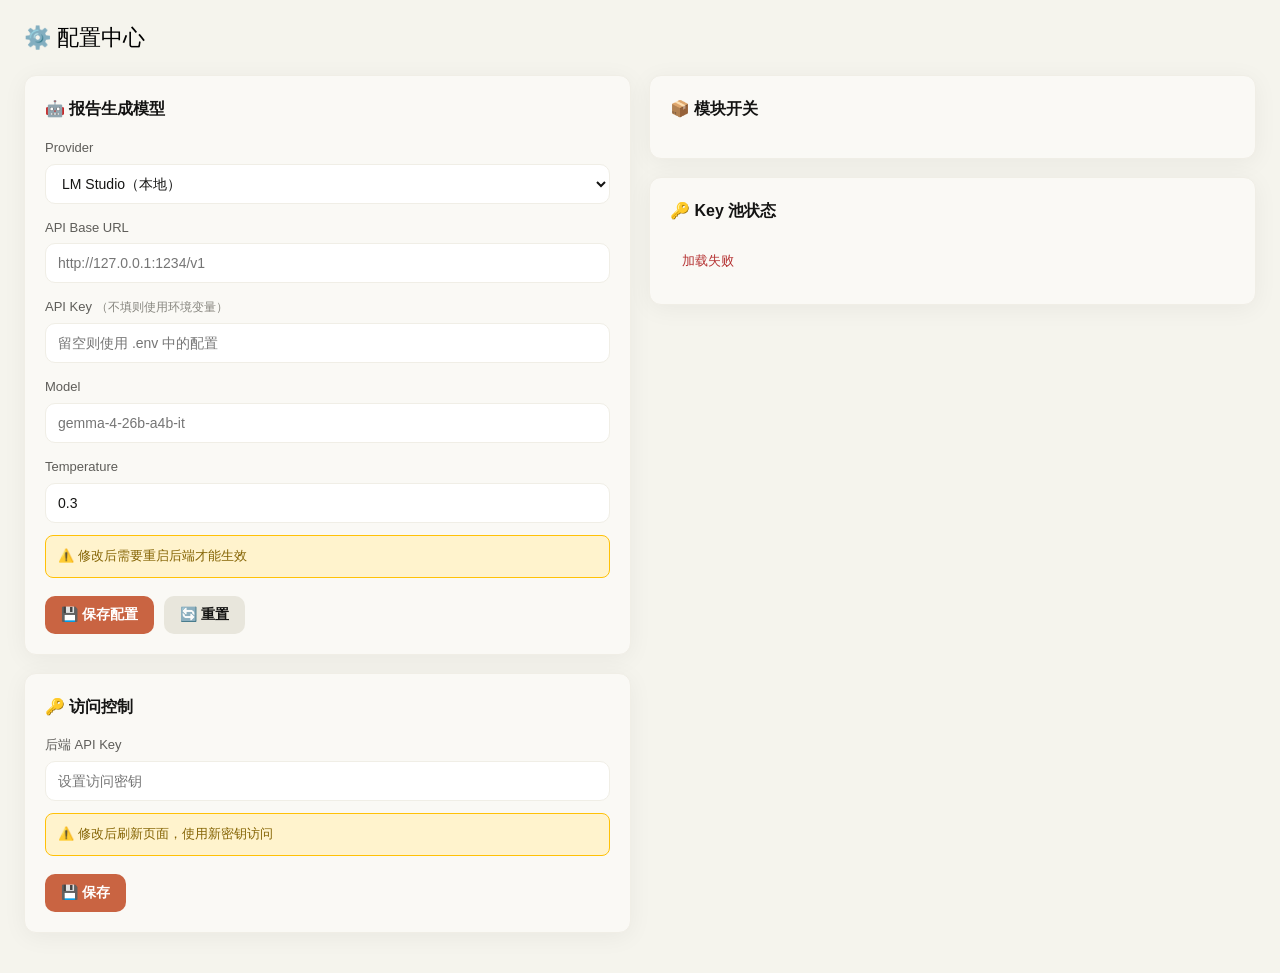
<file: investigation-tool/frontend/config.html>
<!DOCTYPE html>
<html lang="zh-CN">
<head>
    <meta charset="UTF-8">
    <meta name="viewport" content="width=device-width, initial-scale=1.0">
    <title>配置 - 执行背景调查</title>
    <style>
        :root { --bg-parchment:#f5f4ed; --bg-ivory:#faf9f5; --bg-white:#ffffff; --brand-terracotta:#c96442; --text-near-black:#141413; --text-olive-gray:#5e5d59; --text-stone-gray:#87867f; --border-cream:#f0eee6; --border-warm:#e8e6dc; --error-crimson:#b53333; --success-green:#4f7a5a; --shadow-whisper:rgba(0,0,0,0.05) 0px 4px 24px; }
        * { box-sizing: border-box; margin: 0; padding: 0; }
        body { background: var(--bg-parchment); font-family: -apple-system, BlinkMacSystemFont, "PingFang SC", "Hiragino Sans GB", "Microsoft YaHei", Arial, sans-serif; line-height: 1.6; padding: 20px 24px 40px; }
        h1 { font-family: Georgia, serif; font-size: 22px; font-weight: 500; margin-bottom: 20px; }
        .grid { display: grid; grid-template-columns: 1fr 1fr; gap: 18px; }
        .card { background: var(--bg-ivory); border: 1px solid var(--border-cream); border-radius: 12px; box-shadow: var(--shadow-whisper); padding: 20px; }
        .card-title { font-size: 16px; font-weight: 600; margin-bottom: 16px; color: var(--text-near-black); }
        .field + .field { margin-top: 14px; }
        label { display: block; font-size: 13px; color: var(--text-olive-gray); margin-bottom: 5px; }
        label .hint { font-weight: normal; color: var(--text-stone-gray); font-size: 12px; }
        input[type="text"], input[type="password"], input[type="number"], select { width: 100%; border: 1px solid var(--border-cream); border-radius: 10px; background: var(--bg-white); min-height: 40px; padding: 0 12px; font-size: 14px; color: var(--text-near-black); outline: none; }
        input:focus, select:focus { border-color: #3898ec; box-shadow: 0 0 0 3px rgba(56,152,236,0.15); }
        .actions { margin-top: 18px; display: flex; gap: 10px; }
        button { border: none; border-radius: 10px; min-height: 38px; padding: 0 16px; font-size: 14px; font-weight: 600; cursor: pointer; }
        .save-btn { background: var(--brand-terracotta); color: white; }
        .reset-btn { background: var(--border-warm); color: var(--text-near-black); }
        .notice { background: #fff3cd; border: 1px solid #ffc107; border-radius: 8px; padding: 10px 12px; font-size: 13px; color: #856404; margin-top: 12px; }
        .module-list { display: grid; gap: 6px; }
        .module-row { display: flex; align-items: center; justify-content: space-between; padding: 10px 14px; background: var(--bg-white); border-radius: 8px; border: 1px solid var(--border-cream); }
        .module-name { font-size: 14px; color: var(--text-near-black); }
        .module-id { font-size: 12px; color: var(--text-stone-gray); font-family: monospace; }
        .toggle { position: relative; width: 40px; height: 22px; }
        .toggle input { opacity: 0; width: 0; height: 0; }
        .toggle-slider { position: absolute; cursor: pointer; inset: 0; background: #ccc; border-radius: 22px; transition: 0.2s; }
        .toggle-slider::before { content: ''; position: absolute; height: 16px; width: 16px; left: 3px; bottom: 3px; background: white; border-radius: 50%; transition: 0.2s; }
        .toggle input:checked + .toggle-slider { background: var(--brand-terracotta); }
        .toggle input:checked + .toggle-slider::before { transform: translateX(18px); }
        .key-list { display: grid; gap: 6px; }
        .key-item { display: flex; align-items: center; justify-content: space-between; padding: 8px 12px; background: var(--bg-white); border-radius: 8px; border: 1px solid var(--border-cream); font-size: 13px; }
        .key-name { color: var(--text-olive-gray); }
        .key-val { font-family: monospace; color: var(--text-near-black); font-size: 12px; }
        .key-status { font-size: 12px; padding: 2px 8px; border-radius: 999px; }
        .key-status.active { background: #e8f5e9; color: var(--success-green); }
        .key-status.inactive { background: #f5f5f5; color: var(--text-stone-gray); }
        .key-status.error { background: #ffebee; color: var(--error-crimson); }
        @media(max-width:800px) { .grid { grid-template-columns: 1fr; } }
        .success-msg { background: #e8f5e9; border: 1px solid #a5d6a7; border-radius: 8px; padding: 10px 12px; font-size: 13px; color: var(--success-green); margin-top: 12px; display: none; }
        .error-msg { background: #ffebee; border: 1px solid #ffcdd2; border-radius: 8px; padding: 10px 12px; font-size: 13px; color: var(--error-crimson); margin-top: 12px; display: none; }
    </style>
</head>
<body>
<h1>⚙️ 配置中心</h1>
<div class="grid">
    <div>
        <div class="card">
            <div class="card-title">🤖 报告生成模型</div>
            <div class="field">
                <label>Provider</label>
                <select id="reportProvider">
                    <option value="lm_studio">LM Studio（本地）</option>
                    <option value="hermes">Hermes Agent API Server</option>
                    <option value="cloud">云端中转站</option>
                </select>
            </div>
            <div class="field">
                <label>API Base URL</label>
                <input id="apiBaseUrl" type="text" placeholder="http://127.0.0.1:1234/v1">
            </div>
            <div class="field">
                <label>API Key <span class="hint">（不填则使用环境变量）</span></label>
                <input id="apiKey" type="password" placeholder="留空则使用 .env 中的配置">
            </div>
            <div class="field">
                <label>Model</label>
                <input id="modelName" type="text" placeholder="gemma-4-26b-a4b-it">
            </div>
            <div class="field">
                <label>Temperature</label>
                <input id="temperature" type="number" step="0.1" min="0" max="2" value="0.3">
            </div>
            <div class="notice">⚠️ 修改后需要重启后端才能生效</div>
            <div id="successMsg" class="success-msg">✅ 配置已保存，后端将在 3 秒后自动重启</div>
            <div id="errorMsg" class="error-msg"></div>
            <div class="actions">
                <button class="save-btn" id="saveBtn">💾 保存配置</button>
                <button class="reset-btn" id="resetBtn">🔄 重置</button>
            </div>
        </div>

        <div class="card" style="margin-top:18px">
            <div class="card-title">🔑 访问控制</div>
            <div class="field">
                <label>后端 API Key</label>
                <input id="accessKey" type="password" placeholder="设置访问密钥">
            </div>
            <div class="notice">⚠️ 修改后刷新页面，使用新密钥访问</div>
            <div class="actions">
                <button class="save-btn" id="saveAccessBtn">💾 保存</button>
            </div>
        </div>
    </div>

    <div>
        <div class="card">
            <div class="card-title">📦 模块开关</div>
            <div class="module-list" id="moduleList"></div>
        </div>

        <div class="card" style="margin-top:18px">
            <div class="card-title">🔑 Key 池状态</div>
            <div class="key-list" id="keyList"><div style="color:var(--text-olive-gray);font-size:13px;text-align:center;padding:12px">加载中...</div></div>
        </div>
    </div>
</div>

<script>
const API = 'http://127.0.0.1:8000';
const KEY = localStorage.getItem('investigation_api_key')||'';
function hdrs() { const h={'Content-Type':'application/json'}; if(KEY) h['X-API-Key']=KEY; return h; }
function show(id,msg) { const el=document.getElementById(id); el.textContent=msg; el.style.display='block'; setTimeout(()=>el.style.display='none',4000); }

async function loadConfig() {
    try {
        const r = await fetch(`${API}/api/config/models`, {headers:hdrs()});
        if (!r.ok) return;
        const d = await r.json();
        document.getElementById('reportProvider').value = d.report_provider||'lm_studio';
        document.getElementById('apiBaseUrl').value = d.api_base_url||'';
        document.getElementById('modelName').value = d.report_model||'';
        document.getElementById('temperature').value = d.temperature??0.3;
    } catch {}
    try {
        const r2 = await fetch(`${API}/api/config/access`, {headers:hdrs()});
        if (r2.ok) {
            const d2 = await r2.json();
            document.getElementById('accessKey').value = d2.allowed_keys?.[0]||'';
        }
    } catch {}
}

async function loadModules() {
    try {
        const r = await fetch(`${API}/api/config/modules`, {headers:hdrs()});
        if (!r.ok) return;
        const mods = await r.json();
        document.getElementById('moduleList').innerHTML = mods.map(m => `
            <div class="module-row">
                <div>
                    <div class="module-name">${m.name||m.module_id}</div>
                    <div class="module-id">${m.module_id}</div>
                </div>
                <label class="toggle">
                    <input type="checkbox" ${m.enabled?'checked':''} data-id="${m.module_id}">
                    <span class="toggle-slider"></span>
                </label>
            </div>`).join('');
    } catch {}
}

async function loadKeys() {
    try {
        const r = await fetch(`${API}/api/config/keys`, {headers:hdrs()});
        if (!r.ok) throw new Error();
        const d = await r.json();
        const html = [];
        for (const [name, info] of Object.entries(d)) {
            const status = info.error?'error':info.used?'inactive':'active';
            const label = info.error?'异常':info.used?'已用':'可用';
            html.push(`<div class="key-item">
                <span class="key-name">${name}</span>
                <span class="key-val">${info.count||0}次</span>
                <span class="key-status ${status}">${label}</span>
            </div>`);
        }
        document.getElementById('keyList').innerHTML = html.join('') || '<div style="color:var(--text-olive-gray);font-size:13px;text-align:center;padding:12px">暂无 Key 数据</div>';
    } catch {
        document.getElementById('keyList').innerHTML='<div style="color:var(--error-crimson);font-size:13px;padding:12px">加载失败</div>';
    }
}

document.getElementById('saveBtn').onclick = async () => {
    const payload = {
        report_provider: document.getElementById('reportProvider').value,
        api_base_url: document.getElementById('apiBaseUrl').value,
        report_model: document.getElementById('modelName').value,
        temperature: parseFloat(document.getElementById('temperature').value),
    };
    const key = document.getElementById('apiKey').value.trim();
    if (key) payload.api_key = key;
    try {
        const r = await fetch(`${API}/api/config/models`, {method:'PUT', headers:hdrs(), body:JSON.stringify(payload)});
        if (!r.ok) throw new Error(await r.text());
        show('successMsg','✅ 配置已保存，后端将在 3 秒后自动重启');
    } catch(e) { show('errorMsg','❌ 保存失败：'+e.message); }
};

document.getElementById('resetBtn').onclick = loadConfig;

loadConfig();
loadModules();
loadKeys();
</script>
</body>
</html>
</file>
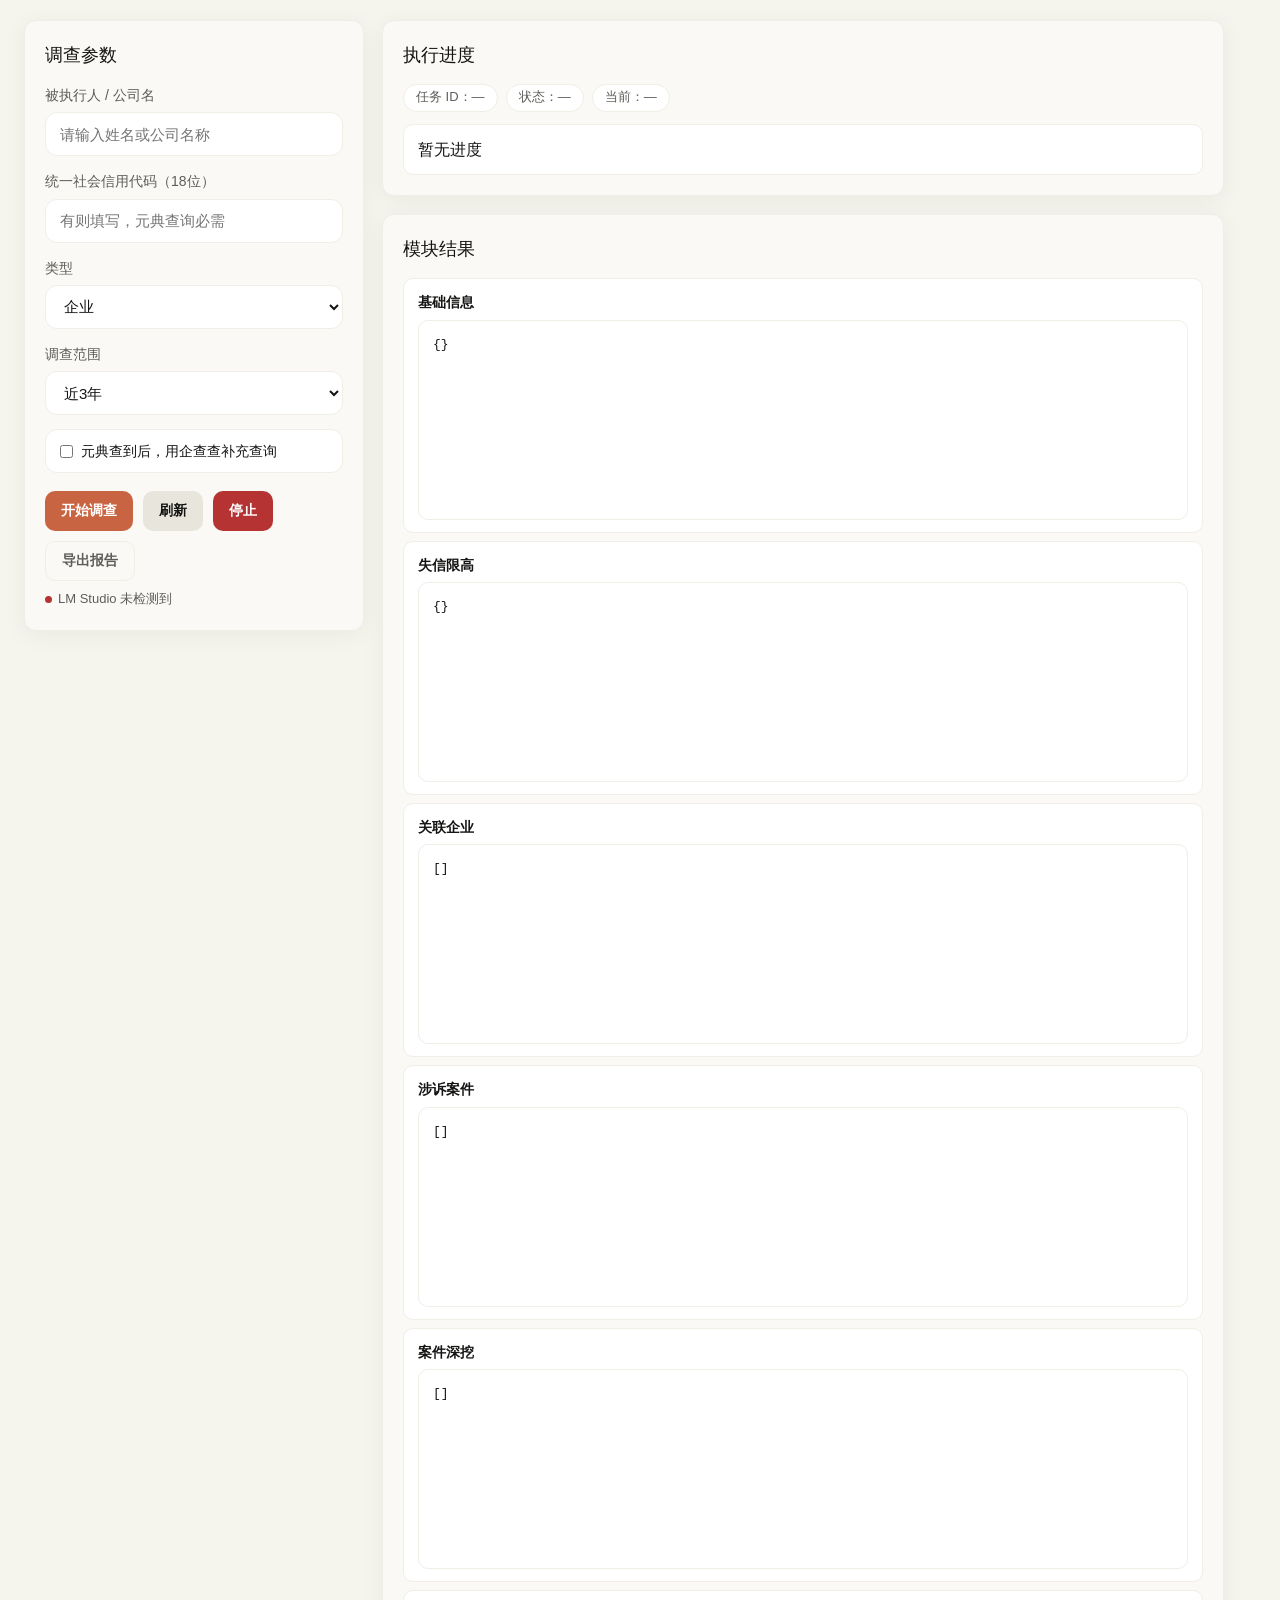
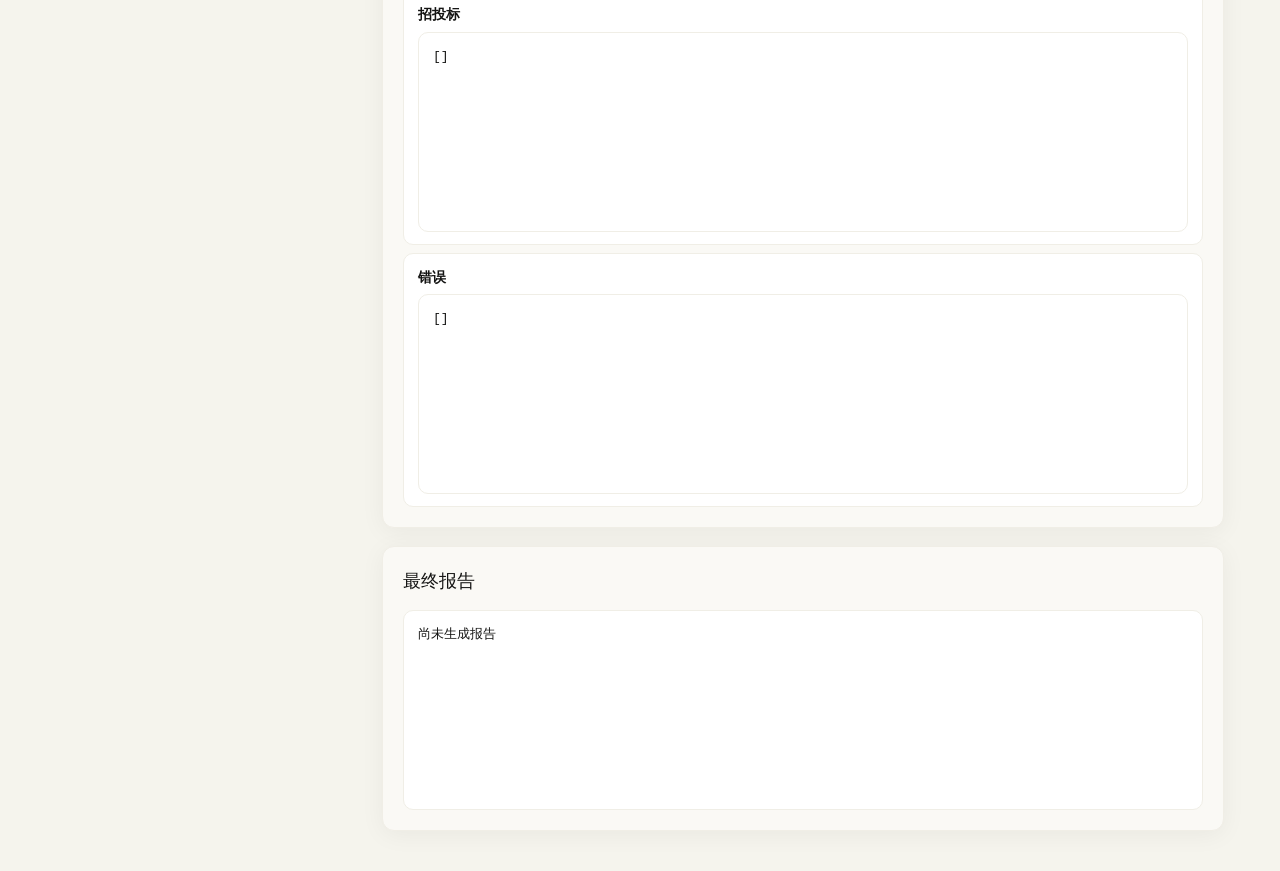
<file: investigation-tool/frontend/investigation.html>
<!DOCTYPE html>
<html lang="zh-CN">
<head>
    <meta charset="UTF-8">
    <meta name="viewport" content="width=device-width, initial-scale=1.0">
    <title>调查 - 执行背景调查</title>
    <style>
        :root {
            --bg-parchment: #f5f4ed; --bg-ivory: #faf9f5; --bg-white: #ffffff;
            --brand-terracotta: #c96442; --text-near-black: #141413;
            --text-olive-gray: #5e5d59; --text-stone-gray: #87867f;
            --border-cream: #f0eee6; --border-warm: #e8e6dc;
            --focus-blue: #3898ec; --error-crimson: #b53333; --success-green: #4f7a5a;
            --shadow-whisper: rgba(0,0,0,0.05) 0px 4px 24px;
        }
        * { box-sizing: border-box; margin: 0; padding: 0; }
        body {
            background: var(--bg-parchment); color: var(--text-near-black);
            font-family: -apple-system, BlinkMacSystemFont, "PingFang SC", "Hiragino Sans GB", "Microsoft YaHei", Arial, sans-serif;
            line-height: 1.6; padding: 20px 24px 40px;
        }
        .layout { display: grid; grid-template-columns: 340px 1fr; gap: 18px; max-width: 1200px; }
        .card { background: var(--bg-ivory); border: 1px solid var(--border-cream); border-radius: 12px; box-shadow: var(--shadow-whisper); padding: 20px; }
        .card + .card { margin-top: 18px; }
        .card-title { font-family: Georgia, serif; font-size: 18px; font-weight: 500; margin-bottom: 14px; }
        .field + .field { margin-top: 14px; }
        label { display: block; font-size: 14px; color: var(--text-olive-gray); margin-bottom: 6px; }
        input[type="text"], select { width: 100%; border: 1px solid var(--border-cream); border-radius: 12px; background: var(--bg-white); min-height: 44px; padding: 0 14px; font-size: 15px; color: var(--text-near-black); outline: none; }
        input:focus, select:focus { border-color: var(--focus-blue); box-shadow: 0 0 0 3px rgba(56,152,236,0.15); }
        .checkbox-row { display: flex; align-items: center; gap: 8px; min-height: 44px; border: 1px solid var(--border-cream); border-radius: 12px; background: var(--bg-white); padding: 0 14px; }
        .checkbox-row label { margin: 0; color: var(--text-near-black); }
        .actions { display: flex; flex-wrap: wrap; gap: 10px; margin-top: 18px; }
        button { border: none; border-radius: 10px; min-height: 40px; padding: 0 16px; font-size: 14px; font-weight: 600; cursor: pointer; }
        .primary-btn { background: var(--brand-terracotta); color: white; }
        .secondary-btn { background: var(--border-warm); color: var(--text-near-black); }
        .ghost-btn { background: transparent; border: 1px solid var(--border-cream); color: var(--text-olive-gray); }
        .badge { display: inline-flex; align-items: center; min-height: 28px; padding: 0 12px; border-radius: 999px; background: var(--bg-white); border: 1px solid var(--border-cream); font-size: 13px; color: var(--text-olive-gray); }
        .status-line { display: flex; flex-wrap: wrap; gap: 8px; margin-bottom: 12px; }
        .progress-item, .result-item { background: var(--bg-white); border: 1px solid var(--border-cream); border-radius: 10px; padding: 12px 14px; }
        .progress-item strong, .result-item strong { display: block; margin-bottom: 6px; font-size: 14px; }
        .progress-list, .result-list { display: grid; gap: 8px; }
        pre { white-space: pre-wrap; word-break: break-word; background: var(--bg-white); border: 1px solid var(--border-cream); border-radius: 10px; padding: 14px; font-size: 13px; overflow-x: auto; min-height: 200px; }
        .lm-status { display: flex; align-items: center; gap: 6px; font-size: 13px; color: var(--text-olive-gray); margin-top: 8px; }
        .hint { font-size: 13px; color: var(--text-stone-gray); margin-top: 8px; }
        .danger-btn { background: var(--error-crimson); color: white; }
        @media(max-width:900px) { .layout { grid-template-columns: 1fr; } }
        .lm-dot { width: 7px; height: 7px; border-radius: 50%; }
        .lm-dot.online { background: var(--success-green); }
        .lm-dot.offline { background: var(--error-crimson); }
    </style>
</head>
<body>
<div class="layout">
    <div>
        <section class="card">
            <h2 class="card-title">调查参数</h2>
            <div class="field">
                <label>被执行人 / 公司名</label>
                <input id="subjectName" type="text" placeholder="请输入姓名或公司名称">
            </div>
            <div class="field">
                <label>统一社会信用代码（18位）</label>
                <input id="creditCode" type="text" placeholder="有则填写，元典查询必需">
            </div>
            <div class="field">
                <label>类型</label>
                <select id="subjectType">
                    <option value="company">企业</option>
                    <option value="person">自然人</option>
                </select>
            </div>
            <div class="field">
                <label>调查范围</label>
                <select id="timeRange">
                    <option value="3y">近3年</option>
                    <option value="5y">近5年</option>
                </select>
            </div>
            <div class="field">
                <div class="checkbox-row">
                    <input id="supplementQichacha" type="checkbox">
                    <label for="supplementQichacha">元典查到后，用企查查补充查询</label>
                </div>
            </div>
            <div class="actions">
                <button class="primary-btn" id="startBtn">开始调查</button>
                <button class="secondary-btn" id="refreshBtn">刷新</button>
                <button class="danger-btn" id="stopBtn">停止</button>
                <button class="ghost-btn" id="downloadBtn">导出报告</button>
            </div>
            <div class="lm-status">
                <span class="lm-dot offline" id="lmDot"></span>
                <span id="lmText">LM Studio 未检测到</span>
            </div>
        </section>
    </div>
    <div>
        <section class="card">
            <h2 class="card-title">执行进度</h2>
            <div class="status-line">
                <span class="badge" id="taskIdBadge">任务 ID：—</span>
                <span class="badge" id="statusBadge">状态：—</span>
                <span class="badge" id="moduleBadge">当前：—</span>
            </div>
            <div class="progress-list" id="progressList"></div>
        </section>
        <section class="card">
            <h2 class="card-title">模块结果</h2>
            <div class="result-list" id="resultList"></div>
        </section>
        <section class="card">
            <h2 class="card-title">最终报告</h2>
            <pre id="reportBox">尚未生成报告</pre>
        </section>
    </div>
</div>

<script>
const API_BASE = 'http://127.0.0.1:8000';
const API_KEY = localStorage.getItem('investigation_api_key') || '';
let currentTaskId = '';
let pollingTimer = null;

function headers() {
    const h = { 'Content-Type': 'application/json' };
    if (API_KEY) h['X-API-Key'] = API_KEY;
    return h;
}
function translate(s) {
    return {pending:'待执行',running:'执行中',completed:'已完成',failed:'失败',skipped:'已跳过'}[s]||s;
}
function setSummary(taskId, status, module) {
    document.getElementById('taskIdBadge').textContent = `任务 ID：${taskId||'—'}`;
    document.getElementById('statusBadge').textContent = `状态：${translate(status||'pending')}`;
    document.getElementById('moduleBadge').textContent = `当前：${module||'无'}`;
}
function renderProgress(items) {
    if (!items?.length) { document.getElementById('progressList').innerHTML='<div class="progress-item">暂无进度</div>'; return; }
    document.getElementById('progressList').innerHTML = items.map(i=>`<div class="progress-item"><strong>${i.module_name}</strong><span>${translate(i.status)}</span></div>`).join('');
}
function renderResults(r) {
    const secs = [['基础信息',r.basic_info],['失信限高',r.restriction_info],['关联企业',r.related_companies],
        ['涉诉案件',r.litigation_cases],['案件深挖',r.case_deep_dive],['招投标',r.bidding_records],['错误',r.errors]];
    document.getElementById('resultList').innerHTML = secs.map(([t,v])=>`<div class="result-item"><strong>${t}</strong><pre>${JSON.stringify(v,null,2)}</pre></div>`).join('');
}

async function start() {
    const name = document.getElementById('subjectName').value.trim();
    if (!name) { alert('请输入调查主体'); return; }
    const payload = { subject_name: name, subject_type: document.getElementById('subjectType').value,
        time_range: document.getElementById('timeRange').value,
        supplement_qichacha: document.getElementById('supplementQichacha').checked };
    const cc = document.getElementById('creditCode').value.trim();
    if (cc) payload.credit_code = cc;
    try {
        const r = await fetch(`${API_BASE}/api/investigation/start`, { method:'POST', headers:headers(), body:JSON.stringify(payload) });
        if (!r.ok) throw new Error(await r.text());
        const d = await r.json();
        currentTaskId = d.task_id;
        setSummary(currentTaskId, d.status, '');
        beginPolling();
    } catch(e) {
        if (e.name==='TypeError') alert('无法连接后端，请确认后端已启动');
        else alert(e.message);
    }
}

async function refresh() {
    if (!currentTaskId) { alert('请先开始调查'); return; }
    try {
        const sr = await fetch(`${API_BASE}/api/investigation/${currentTaskId}/status`, { headers:headers() });
        if (!sr.ok) throw new Error(await sr.text());
        const sd = await sr.json();
        setSummary(sd.task_id, sd.status, sd.current_module);
        renderProgress(sd.module_progress||[]);
        const rr = await fetch(`${API_BASE}/api/investigation/${currentTaskId}/result`, { headers:headers() });
        if (!rr.ok) throw new Error(await rr.text());
        const rd = await rr.json();
        renderResults(rd);
        document.getElementById('reportBox').textContent = rd.final_report||'尚未生成报告';
        if (sd.status==='completed'||sd.status==='failed') stopPolling();
    } catch(e) {
        if (e.name==='TypeError') { alert('无法连接后端'); stopPolling(); }
        else alert(e.message);
    }
}

function beginPolling() { stopPolling(); pollingTimer = setInterval(refresh, 1500); refresh().catch(e=>alert(e.message)); }
function stopPolling() { if (pollingTimer) { clearInterval(pollingTimer); pollingTimer=null; } }

document.getElementById('startBtn').onclick = start;
document.getElementById('refreshBtn').onclick = refresh;
document.getElementById('downloadBtn').onclick = () => { if (!currentTaskId) { alert('请先开始调查'); return; } window.open(`${API_BASE}/api/investigation/${currentTaskId}/report.md`); };
document.getElementById('stopBtn').onclick = async () => {
    if (!confirm('确定停止后端？这会终止当前所有调查任务。')) return;
    stopPolling();
    currentTaskId = '';
    setSummary('', 'pending', '');
    renderProgress([]);
    renderResults({basic_info:{},restriction_info:{},related_companies:[],litigation_cases:[],case_deep_dive:[],bidding_records:[],errors:[]});
    document.getElementById('reportBox').textContent = '已停止';
    try {
        if (window.__TAURI__) {
            const { invoke } = window.__TAURI__.core;
            await invoke('stop_backend');
        } else {
            await fetch(`${API_BASE}/api/system/stop`, { method:'POST' }).catch(()=>{});
        }
    } catch(e) { console.warn('停止后端失败:', e); }
};

// Listen for LM Studio events from parent (Tauri iframe)
window.addEventListener('message', (e) => {
    if (e.data?.type==='lm-studio-status') {
        const {online, models} = e.data.data;
        const dot = document.getElementById('lmDot');
        const text = document.getElementById('lmText');
        dot.className = 'lm-dot ' + (online?'online':'offline');
        text.textContent = online ? `LM Studio 在线：${models[0]||'已连接'}` : 'LM Studio 未检测到';
    }
});

// Init LM status
renderProgress([]);
renderResults({basic_info:{},restriction_info:{},related_companies:[],litigation_cases:[],case_deep_dive:[],bidding_records:[],errors:[]});
</script>
</body>
</html>
</file>
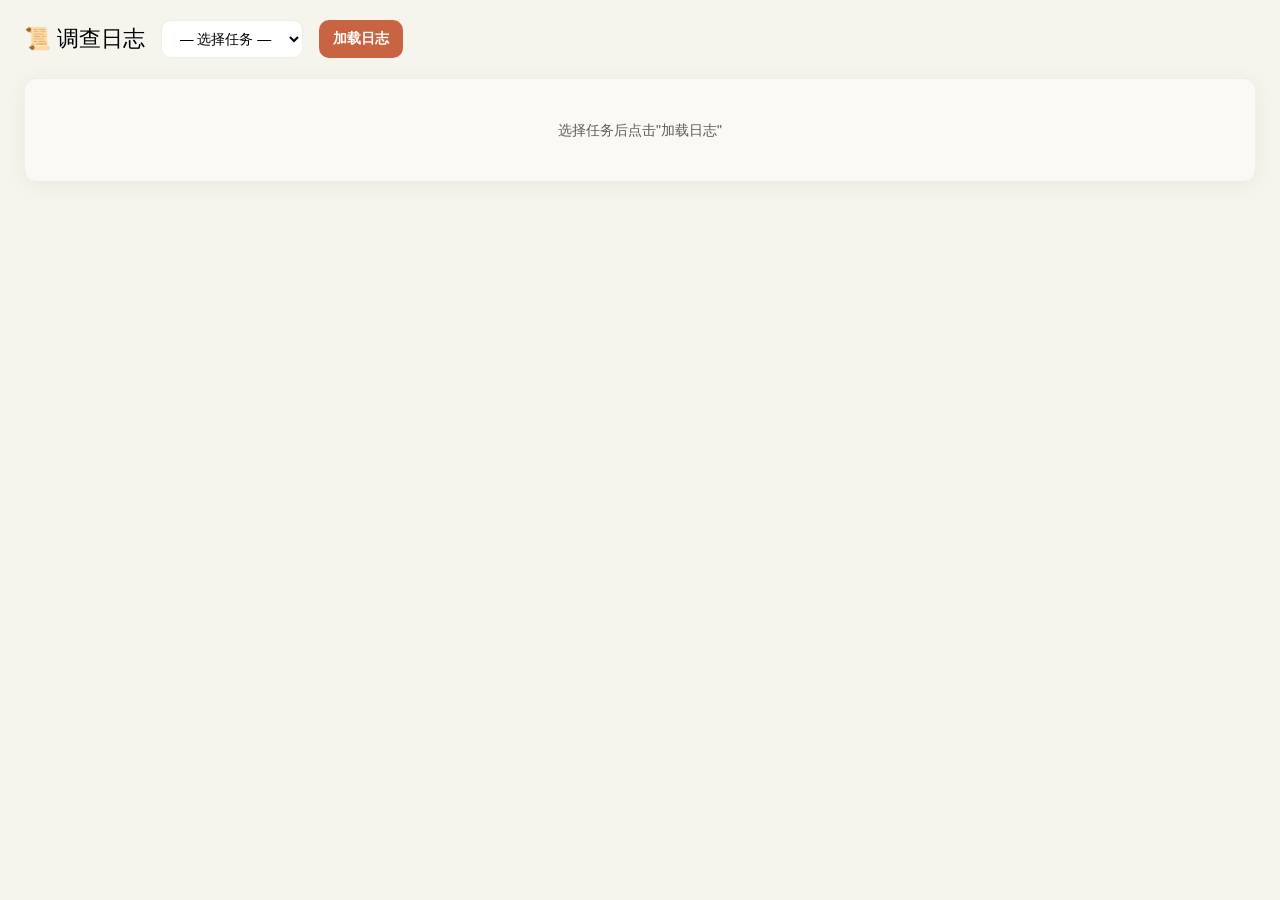
<file: investigation-tool/frontend/logs.html>
<!DOCTYPE html>
<html lang="zh-CN">
<head>
    <meta charset="UTF-8">
    <meta name="viewport" content="width=device-width, initial-scale=1.0">
    <title>日志 - 执行背景调查</title>
    <style>
        :root { --bg-parchment:#f5f4ed; --bg-ivory:#faf9f5; --bg-white:#ffffff; --brand-terracotta:#c96442; --text-near-black:#141413; --text-olive-gray:#5e5d59; --border-cream:#f0eee6; --border-warm:#e8e6dc; --error-crimson:#b53333; --success-green:#4f7a5a; --warning:#d4a017; --shadow-whisper:rgba(0,0,0,0.05) 0px 4px 24px; }
        * { box-sizing: border-box; margin: 0; padding: 0; }
        body { background: var(--bg-parchment); font-family: -apple-system, BlinkMacSystemFont, "PingFang SC", "Hiragino Sans GB", "Microsoft YaHei", Arial, sans-serif; line-height: 1.6; padding: 20px 24px 40px; }
        .page-header { display: flex; align-items: center; gap: 16px; margin-bottom: 20px; }
        h1 { font-family: Georgia, serif; font-size: 22px; font-weight: 500; }
        select, button { border: 1px solid var(--border-cream); border-radius: 10px; min-height: 38px; padding: 0 14px; font-size: 14px; cursor: pointer; background: var(--bg-white); }
        button { font-weight: 600; background: var(--brand-terracotta); color: white; border: none; }
        .card { background: var(--bg-ivory); border: 1px solid var(--border-cream); border-radius: 12px; box-shadow: var(--shadow-whisper); padding: 20px; }
        .log-list { display: grid; gap: 6px; max-height: 70vh; overflow-y: auto; }
        .log-item { display: grid; grid-template-columns: 160px 80px 1fr; gap: 12px; padding: 8px 12px; background: var(--bg-white); border-radius: 8px; font-size: 13px; align-items: start; }
        .log-time { color: var(--text-olive-gray); font-size: 12px; }
        .log-level { font-weight: 600; font-size: 12px; padding: 1px 8px; border-radius: 999px; text-align: center; }
        .level-info { background: #e8f5e9; color: var(--success-green); }
        .level-warning { background: #fff8e1; color: var(--warning); }
        .level-error { background: #ffebee; color: var(--error-crimson); }
        .log-msg { color: var(--text-near-black); word-break: break-word; }
        .empty { color: var(--text-olive-gray); font-size: 14px; padding: 20px; text-align: center; }
    </style>
</head>
<body>
<div class="page-header">
    <h1>📜 调查日志</h1>
    <select id="taskSelect"><option value="">— 选择任务 —</option></select>
    <button id="loadBtn">加载日志</button>
</div>
<div class="card">
    <div class="log-list" id="logList"><div class="empty">选择任务后点击"加载日志"</div></div>
</div>

<script>
const API = 'http://127.0.0.1:8000';
const KEY = localStorage.getItem('investigation_api_key')||'';
function hdrs() { const h={'Content-Type':'application/json'}; if(KEY) h['X-API-Key']=KEY; return h; }

async function loadTasks() {
    try {
        const r = await fetch(`${API}/api/investigation/`, {headers:hdrs()});
        if (!r.ok) return;
        const tasks = await r.json();
        const sel = document.getElementById('taskSelect');
        sel.innerHTML = '<option value="">— 选择任务 —</option>';
        tasks.forEach(t => {
            const o = document.createElement('option');
            o.value = t.task_id;
            o.textContent = `${t.task_id.slice(0,8)}... | ${t.status} | ${t.subject_name||''}`;
            sel.appendChild(o);
        });
    } catch {}
}

async function loadLogs() {
    const tid = document.getElementById('taskSelect').value;
    if (!tid) { alert('请选择任务'); return; }
    const box = document.getElementById('logList');
    box.innerHTML = '<div class="empty">加载中...</div>';
    try {
        const r = await fetch(`${API}/api/investigation/${tid}/logs`, {headers:hdrs()});
        if (!r.ok) throw new Error(await r.text());
        const logs = await r.json();
        if (!logs.length) { box.innerHTML='<div class="empty">暂无日志</div>'; return; }
        box.innerHTML = logs.map(l => `
            <div class="log-item">
                <span class="log-time">${l.timestamp||''}</span>
                <span class="log-level level-${l.level||'info'}">${l.level||'info'}</span>
                <span class="log-msg">${l.module_id}: ${l.message||''}</span>
            </div>`).join('');
    } catch(e) { box.innerHTML=`<div class="empty" style="color:var(--error-crimson)">加载失败：${e.message}</div>`; }
}

document.getElementById('loadBtn').onclick = loadLogs;
loadTasks();
</script>
</body>
</html>
</file>
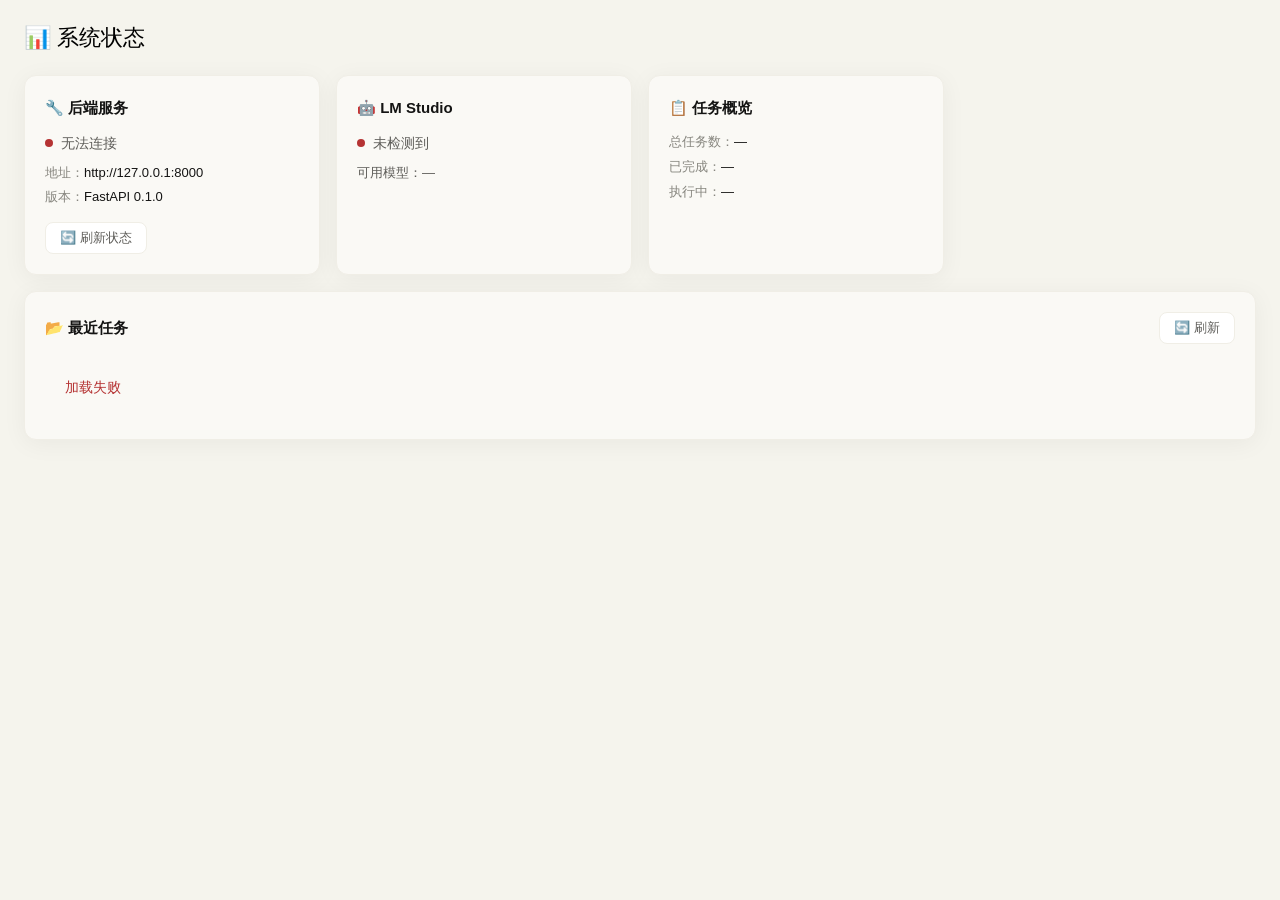
<file: investigation-tool/frontend/status.html>
<!DOCTYPE html>
<html lang="zh-CN">
<head>
    <meta charset="UTF-8">
    <meta name="viewport" content="width=device-width, initial-scale=1.0">
    <title>状态 - 执行背景调查</title>
    <style>
        :root { --bg-parchment:#f5f4ed; --bg-ivory:#faf9f5; --bg-white:#ffffff; --brand-terracotta:#c96442; --text-near-black:#141413; --text-olive-gray:#5e5d59; --text-stone-gray:#87867f; --border-cream:#f0eee6; --border-warm:#e8e6dc; --error-crimson:#b53333; --success-green:#4f7a5a; --shadow-whisper:rgba(0,0,0,0.05) 0px 4px 24px; }
        * { box-sizing: border-box; margin: 0; padding: 0; }
        body { background: var(--bg-parchment); font-family: -apple-system, BlinkMacSystemFont, "PingFang SC", "Hiragino Sans GB", "Microsoft YaHei", Arial, sans-serif; line-height: 1.6; padding: 20px 24px 40px; }
        h1 { font-family: Georgia, serif; font-size: 22px; font-weight: 500; margin-bottom: 20px; }
        .grid { display: grid; grid-template-columns: repeat(auto-fill, minmax(260px, 1fr)); gap: 16px; }
        .card { background: var(--bg-ivory); border: 1px solid var(--border-cream); border-radius: 12px; box-shadow: var(--shadow-whisper); padding: 20px; }
        .card-title { font-size: 15px; font-weight: 600; margin-bottom: 12px; color: var(--text-near-black); }
        .status-row { display: flex; align-items: center; gap: 8px; font-size: 14px; color: var(--text-olive-gray); margin-bottom: 8px; }
        .dot { width: 8px; height: 8px; border-radius: 50%; flex-shrink: 0; }
        .dot.online { background: var(--success-green); }
        .dot.offline { background: var(--error-crimson); }
        .dot.checking { background: var(--brand-terracotta); animation: pulse 1s infinite; }
        @keyframes pulse { 0%,100% { opacity: 1; } 50% { opacity: 0.4; } }
        .task-list { display: grid; gap: 8px; max-height: 300px; overflow-y: auto; }
        .task-item { display: flex; align-items: center; justify-content: space-between; padding: 10px 14px; background: var(--bg-white); border-radius: 8px; border: 1px solid var(--border-cream); }
        .task-id { font-size: 13px; color: var(--text-olive-gray); font-family: monospace; }
        .task-name { font-size: 13px; color: var(--text-near-black); flex: 1; margin: 0 8px; overflow: hidden; text-overflow: ellipsis; white-space: nowrap; }
        .task-badge { font-size: 12px; padding: 2px 10px; border-radius: 999px; font-weight: 600; }
        .badge-pending { background: #f0eee6; color: var(--text-olive-gray); }
        .badge-running { background: #fff3e0; color: #e65100; }
        .badge-completed { background: #e8f5e9; color: var(--success-green); }
        .badge-failed { background: #ffebee; color: var(--error-crimson); }
        .badge-skipped { background: #f5f5f5; color: var(--text-stone-gray); }
        .refresh-btn { display: inline-flex; align-items: center; gap: 6px; border: 1px solid var(--border-cream); border-radius: 8px; background: var(--bg-white); padding: 6px 14px; font-size: 13px; cursor: pointer; color: var(--text-olive-gray); }
        .info-item { font-size: 13px; color: var(--text-olive-gray); margin-bottom: 4px; }
        .info-label { color: var(--text-stone-gray); }
        .info-val { color: var(--text-near-black); font-weight: 500; }
    </style>
</head>
<body>
<h1>📊 系统状态</h1>
<div class="grid">
    <div class="card">
        <div class="card-title">🔧 后端服务</div>
        <div class="status-row"><span class="dot checking" id="backendDot"></span><span id="backendText">检测中...</span></div>
        <div class="info-item"><span class="info-label">地址：</span><span class="info-val">http://127.0.0.1:8000</span></div>
        <div class="info-item"><span class="info-label">版本：</span><span class="info-val">FastAPI 0.1.0</span></div>
        <button class="refresh-btn" onclick="loadStatus()" style="margin-top:10px">🔄 刷新状态</button>
    </div>
    <div class="card">
        <div class="card-title">🤖 LM Studio</div>
        <div class="status-row"><span class="dot offline" id="lmDot"></span><span id="lmText">未检测到</span></div>
        <div class="info-item" id="lmModels">可用模型：—</div>
    </div>
    <div class="card">
        <div class="card-title">📋 任务概览</div>
        <div class="info-item"><span class="info-label">总任务数：</span><span class="info-val" id="totalTasks">—</span></div>
        <div class="info-item"><span class="info-label">已完成：</span><span class="info-val" id="completedTasks">—</span></div>
        <div class="info-item"><span class="info-label">执行中：</span><span class="info-val" id="runningTasks">—</span></div>
    </div>
    <div class="card" style="grid-column: 1/-1">
        <div class="card-title" style="display:flex;justify-content:space-between;align-items:center">
            📂 最近任务
            <button class="refresh-btn" onclick="loadTasks()">🔄 刷新</button>
        </div>
        <div class="task-list" id="taskList"></div>
    </div>
</div>

<script>
const API = 'http://127.0.0.1:8000';
const KEY = localStorage.getItem('investigation_api_key')||'';
function hdrs() { const h={'Content-Type':'application/json'}; if(KEY) h['X-API-Key']=KEY; return h; }
function translate(s) { return {pending:'待执行',running:'执行中',completed:'已完成',failed:'失败',skipped:'已跳过'}[s]||s; }
function badgeClass(s) { return 'task-badge badge-'+(s||'pending'); }

async function loadStatus() {
    try {
        const r = await fetch(`${API}/api/system/status`);
        if (!r.ok) throw new Error();
        const d = await r.json();
        const bd = document.getElementById('backendDot');
        bd.className = 'dot '+(d.backend?.running?'online':'offline');
        document.getElementById('backendText').textContent = d.backend?.running?'运行中':'已停止';
        const lm = d.lm_studio;
        document.getElementById('lmDot').className = 'dot '+(lm?.online?'online':'offline');
        document.getElementById('lmText').textContent = lm?.online?'在线':'未启动';
        document.getElementById('lmModels').textContent = '可用模型：'+(lm?.models?.join(', ')||'—');
        document.getElementById('totalTasks').textContent = d.total_tasks??'—';
        document.getElementById('completedTasks').textContent = d.completed_tasks??'—';
        document.getElementById('runningTasks').textContent = d.running_tasks??'—';
    } catch {
        document.getElementById('backendDot').className='dot offline';
        document.getElementById('backendText').textContent='无法连接';
    }
}

async function loadTasks() {
    try {
        const r = await fetch(`${API}/api/investigation/`, {headers:hdrs()});
        if (!r.ok) throw new Error();
        const tasks = await r.json();
        const list = document.getElementById('taskList');
        if (!tasks.length) { list.innerHTML='<div style="color:var(--text-olive-gray);font-size:14px;text-align:center;padding:20px">暂无任务记录</div>'; return; }
        list.innerHTML = tasks.slice(0,20).map(t => `
            <div class="task-item">
                <span class="task-id">${t.task_id?.slice(0,8)}...</span>
                <span class="task-name">${t.subject_name||'—'}</span>
                <span class="${badgeClass(t.status)}">${translate(t.status)}</span>
            </div>`).join('');
        document.getElementById('totalTasks').textContent = tasks.length;
        document.getElementById('completedTasks').textContent = tasks.filter(t=>t.status==='completed').length;
        document.getElementById('runningTasks').textContent = tasks.filter(t=>t.status==='running').length;
    } catch(e) {
        document.getElementById('taskList').innerHTML=`<div style="color:var(--error-crimson);font-size:14px;padding:20px">加载失败</div>`;
    }
}

// Listen for LM Studio events from parent
window.addEventListener('message', (e) => {
    if (e.data?.type==='lm-studio-status') {
        const {online, models} = e.data.data;
        document.getElementById('lmDot').className='dot '+(online?'online':'offline');
        document.getElementById('lmText').textContent = online?'在线':'未启动';
        document.getElementById('lmModels').textContent = '可用模型：'+(models?.join(', ')||'—');
    }
});

loadStatus();
loadTasks();
</script>
</body>
</html>
</file>
